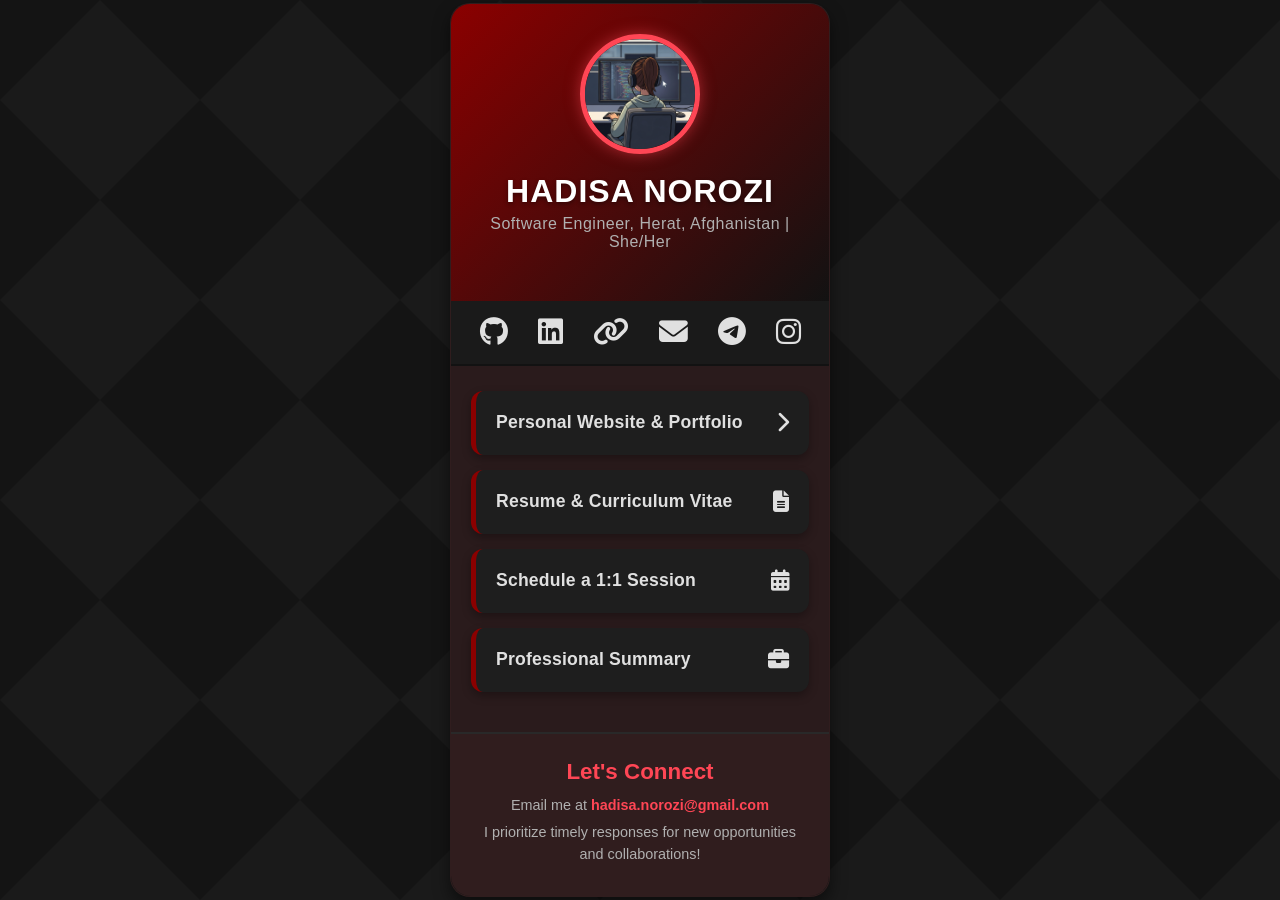
<file: index.html>
<!DOCTYPE html>
<html lang="en">
  <head>
    <meta charset="UTF-8" />
    <meta name="viewport" content="width=device-width, initial-scale=1.0" />
    <meta
      name="description"
      content="Professional profile of Hadisa Norozi, showcasing expertise, portfolio, and contact information."
    />
    <meta name="author" content="Hadisa Norozi" />
    <meta
      name="keywords"
      content="Hadisa Norozi, portfolio, professional profile, resume, contact, software engineer"
    />
    <title>Hadisa Norozi - Professional Profile</title>
    <link
      rel="stylesheet"
      href="https://cdnjs.cloudflare.com/ajax/libs/font-awesome/6.4.2/css/all.min.css"
      integrity="sha512-z3gLpd7yknf1YoNbCzqRKc4qyor8gaKU1qmn+CShxbuBusANI9QpRohGBreCFkKxLhei6S9CQXFEbbKuqLg0DA=="
      crossorigin="anonymous"
      referrerpolicy="no-referrer"
    />
    <style>
      /* --- Color Variables for Dark Theme --- */
      :root {
        --primary-dark: #121212; /* Deep Black Background */
        --secondary-dark: #181818; /* Card Background */
        --accent-red: #8b0000; /* Dark Maroon/Gaming Red */
        --accent-light: #ff4655; /* Valorant-style Bright Red/Accent */
        --text-light: #e0e0e0; /* Light text for dark background */
        --text-muted: #b0b0b0; /* Subtler text */
        --shadow: 0 8px 16px rgba(0, 0, 0, 0.5); /* Stronger shadow for contrast */
      }

      /* --- Base Styles --- */
      * {
        box-sizing: border-box;
        margin: 0;
        padding: 0;
      }

      body {
        font-family: "Roboto", sans-serif;
        display: flex;
        justify-content: center;
        align-items: center;
        min-height: 100vh;
        background: var(--background-dark); /* Dark background */
        /* Subtle dark gradient/texture */
        background-image: linear-gradient(
            rgba(0, 0, 0, 0.4),
            rgba(0, 0, 0, 0.4)
          ),
          url('data:image/svg+xml;utf8,<svg xmlns="http://www.w3.org/2000/svg" width="100" height="100" viewBox="0 0 100 100"><rect fill="%23212121" width="100" height="100"/><path fill="rgba(255,255,255,0.05)" d="M50 0 L100 50 L50 100 L0 50 Z"/></svg>');
        background-size: 200px 200px;
        overflow: auto;
        color: var(--text-light);
      }

      /* --- Background Animation Effects --- */

      @keyframes backgroundShine {
        0% {
          background-position: 0% 0%;
        }
        100% {
          background-position: 100% 100%;
        }
      }

      @keyframes backgroundPan {
        0% {
          background-size: 300% 300%;
        }
        50% {
          background-size: 250% 250%;
        }
        100% {
          background-size: 300% 300%;
        }
      }

      /* --- Main Card Container --- */
      .profile-card {
        background-color: var(--secondary-dark);
        width: 380px;
        max-width: 90%;
        border-radius: 20px;
        box-shadow: var(--shadow);
        overflow: hidden;
        text-align: center;
        border: 1px solid rgba(255, 70, 85, 0.1); /* Subtle red border */
        animation: fadeIn 0.8s ease-in-out;
        position: relative; /* For potential internal shining */
        z-index: 1; /* Ensure card is above background animations */
      }

      @keyframes fadeIn {
        from {
          opacity: 0;
          transform: translateY(20px);
        }
        to {
          opacity: 1;
          transform: translateY(0);
        }
      }

      /* --- Profile Header (Top Section) --- */
      .profile-header {
        background: linear-gradient(
          135deg,
          var(--accent-red) 0%,
          var(--primary-dark) 100%
        );
        padding: 30px 20px 50px;
        color: #fff;
        position: relative;
        transition: box-shadow 0.3s ease;
        overflow: hidden; /* For header specific shine effect */
      }

      .profile-header::after {
        content: "";
        position: absolute;
        top: 0;
        left: -100%;
        width: 50%;
        height: 100%;
        background: linear-gradient(
          90deg,
          transparent,
          rgba(255, 255, 255, 0.1),
          transparent
        );
        transform: skewX(-20deg);
        animation: headerShine 3s infinite ease-in-out 2s; /* Delayed shine */
        opacity: 0.6;
      }

      @keyframes headerShine {
        0%,
        70% {
          left: -100%;
        }
        80% {
          left: 100%;
        }
        100% {
          left: 100%;
        }
      }

      .profile-header img {
        width: 120px;
        height: 120px;
        border-radius: 50%;
        border: 5px solid var(--accent-light);
        object-fit: cover;
        box-shadow: 0 0 15px rgba(255, 70, 85, 0.5);
        transition: transform 0.3s ease;
      }

      .profile-header img:hover {
        transform: scale(1.05) rotate(3deg);
      }

      .profile-header h1 {
        margin: 15px 0 5px;
        font-size: 2em;
        font-weight: 900;
        text-transform: uppercase;
        letter-spacing: 1px;
        text-shadow: 0 2px 4px rgba(0, 0, 0, 0.4);
      }

      .profile-header p {
        margin: 0;
        font-size: 1em;
        color: var(--text-muted);
        font-weight: 300;
        letter-spacing: 0.5px;
      }

      /* --- Social Links (The strip below the header) --- */
      .social-links {
        display: flex;
        justify-content: center;
        gap: 30px;
        padding: 15px 20px;
        background-color: #1a1a1a;
        border-bottom: 2px solid var(--primary-dark);
        position: relative;
        z-index: 10;
      }

      .social-links a {
        color: var(--text-light);
        font-size: 1.8em;
        text-decoration: none;
        transition: color 0.3s ease, transform 0.3s ease;
      }

      .social-links a:hover {
        color: var(--accent-light);
        transform: translateY(-5px) scale(1.1);
        text-shadow: 0 0 8px var(--accent-light);
      }

      /* --- Link Buttons Section --- */
      .links-section {
        padding: 25px 20px;
        background: rgba(255, 70, 85, 0.08);
      }

      .link-item {
        display: flex;
        justify-content: space-between;
        align-items: center;
        padding: 18px 25px;
        margin-bottom: 15px;
        border-radius: 12px;
        text-decoration: none;
        color: var(--text-light);
        font-weight: 600;
        font-size: 1.1em;
        letter-spacing: 0.2px;
        opacity: 0;
        animation: slideIn 0.6s cubic-bezier(0.25, 0.46, 0.45, 0.94) forwards;
        animation-delay: calc(var(--order) * 0.1s);
        transition: background 0.3s ease, transform 0.3s ease,
          box-shadow 0.3s ease;
        position: relative; /* For internal shine effect */
        overflow: hidden; /* To contain the shine */

        background: #1e1e1e;
        padding: 20px;
        border-radius: 12px;
        box-shadow: 0 4px 10px rgba(0, 0, 0, 0.3);
        border-left: 5px solid var(--accent-red);
      }

      .link-item::before {
        content: "";
        position: absolute;
        top: 0;
        left: -75%;
        width: 50%;
        height: 100%;
        background: rgba(255, 255, 255, 0.15); /* Light streak */
        transform: skewX(-20deg);
        transition: left 0.5s ease;
        opacity: 0;
      }

      .link-item:hover::before {
        left: 125%;
        opacity: 1;
        transition: left 0.5s ease;
      }

      .link-item:hover {
        background: rgba(255, 70, 85, 0.5);
        transform: scale(1.02);
        box-shadow: 0 0 15px rgba(255, 70, 85, 0.3);
        border-color: var(--accent-light);
      }

      .link-item span:last-child {
        font-size: 1.2em;
        transition: transform 0.3s ease;
      }

      .link-item:hover span:last-child {
        transform: translateX(5px);
      }

      @keyframes slideIn {
        from {
          opacity: 0;
          transform: translateY(15px);
        }
        to {
          opacity: 1;
          transform: translateY(0);
        }
      }

      /* Specific link color overrides (subtler in dark mode) */
      .link-item.green {
        background: #1e1e1e;
        border-radius: 12px;
        box-shadow: 0 4px 10px rgba(0, 0, 0, 0.3);
        border-left: 5px solid var(--accent-red);
      }
      .link-item.green:hover {
        background: rgba(76, 175, 80, 0.2);
        box-shadow: 0 0 15px rgba(76, 175, 80, 0.3);
      }

      .link-item.red {
        background: #1e1e1e;
        border-radius: 12px;
        box-shadow: 0 4px 10px rgba(0, 0, 0, 0.3);
        border-left: 5px solid var(--accent-red);
      }
      .link-item.red:hover {
        background: rgba(30, 136, 229, 0.2);
        box-shadow: 0 0 15px rgba(30, 136, 229, 0.3);
      }

      /* --- Contact Footer Section --- */
      .get-in-touch {
        /* background-color: var(--primary-dark); */
        padding: 25px 20px;
        border-top: 2px solid #292929;
        border-radius: 0 0 20px 20px;
        animation: pulse 4s infinite alternate ease-in-out;
        position: relative; /* For pseudo-elements */
        overflow: hidden;
        background: rgba(255, 70, 85, 0.1);
      }

      /* Glass/Shine effect for footer */
      .get-in-touch::before {
        content: "";
        position: absolute;
        top: -50%;
        left: -50%;
        width: 200%;
        height: 200%;
        background: radial-gradient(
          circle,
          rgba(255, 70, 85, 0.1) 0%,
          transparent 40%
        );
        opacity: 0;
        animation: footerShine 6s infinite ease-in-out;
      }

      @keyframes footerShine {
        0% {
          transform: scale(0.5) rotate(0deg);
          opacity: 0;
        }
        50% {
          opacity: 0.2;
        }
        100% {
          transform: scale(1.5) rotate(360deg);
          opacity: 0;
        }
      }

      @keyframes pulse {
        0% {
          border-color: #292929;
        }
        100% {
          border-color: rgba(255, 70, 85, 0.5);
        }
      }

      .get-in-touch h3 {
        margin: 0 0 10px;
        font-size: 1.4em;
        color: var(--accent-light);
        font-weight: 700;
      }

      .get-in-touch p {
        margin: 6px 0;
        font-size: 0.9em;
        color: var(--text-muted);
        line-height: 1.5;
      }

      .get-in-touch a {
        color: var(--accent-light);
        text-decoration: none;
        font-weight: 600;
        transition: color 0.3s ease;
      }

      .get-in-touch a:hover {
        color: #fff;
        text-decoration: underline;
      }

      /* --- Media Queries for Responsiveness --- */
      @media (max-width: 400px) {
        .profile-card {
          border-radius: 10px;
        }

        .profile-header {
          padding: 25px 15px 40px;
        }

        .profile-header img {
          width: 100px;
          height: 100px;
        }

        .profile-header h1 {
          font-size: 1.8em;
        }

        .links-section {
          padding: 20px 15px;
        }

        .link-item {
          font-size: 1em;
          padding: 15px 20px;
        }
        .telegram-link {
          color: #0088cc;
          text-decoration: none;
          font-weight: bold;
        }

        .telegram-link:hover {
          color: #005580;
          text-decoration: underline;
        }
        
      }
    </style>
  </head>
  <body>
    <div class="profile-card">
      <div class="profile-header">
        <img src="me.png" alt="Profile Picture of Hadisa Norozi" />
        <h1>Hadisa Norozi</h1>
        <p>Software Engineer, Herat, Afghanistan | She/Her</p>
      </div>

      <div class="social-links">
        <a
          href="https://github.com/hadisa"
          target="_blank"
          aria-label="GitHub Profile"
          ><i class="fab fa-github"></i
        ></a>
        <a
          href="https://linkedin.com/in/hadisa-norozi"
          target="_blank"
          aria-label="LinkedIn Profile"
          ><i class="fab fa-linkedin"></i
        ></a>
        <a
          href="https://hadisa.vercel.app/"
          target="_blank"
          aria-label="Personal Website"
          ><i class="fas fa-link"></i
        ></a>
        <a
          href="mailto:hadisa.norozi@gmail.com"
          target="_blank"
          aria-label="Email Address"
          ><i class="fas fa-envelope"></i
        ></a>
        <a
          href="https://t.me/devdailydigest"
          class="telegram-icon"
          target="_blank"
          title="Follow Dev Daily Digest on Telegram"
        >
          <i class="fab fa-telegram"></i>
        </a>
        <a
        href="https://www.instagram.com/webdev_developer/"
        class="telegram-icon"
        target="_blank"
        title="Follow Dev Daily Digest on Telegram"
      >
        <i class="fab fa-instagram social-icon"></i>
      </a>
      </div>

      <div class="links-section">
        <a
          href="https://hadisa.vercel.app/"
          class="link-item"
          style="--order: 1"
        >
          <span>Personal Website & Portfolio</span>
          <span><i class="fas fa-chevron-right"></i></span>
        </a>
        <a
          href="https://drive.google.com/file/d/1Mlod4goW1B0IpBKRfaADFHyqO0M1FZPC/view"
          class="link-item green"
          style="--order: 2"
        >
          <span>Resume & Curriculum Vitae</span>
          <span><i class="fas fa-file-alt"></i></span>
        </a>
        <a
          href="https://cal.com/hadisa/"
          class="link-item red"
          style="--order: 3"
        >
          <span>Schedule a 1:1 Session</span>
          <span><i class="fas fa-calendar-alt"></i></span>
        </a>
        <a href="summary.html" class="link-item" style="--order: 4">
          <span>Professional Summary</span>
          <span><i class="fas fa-briefcase"></i></span>
        </a>
      </div>

      <div class="get-in-touch">
        <h3>Let's Connect</h3>
        <p>
          Email me at
          <a href="mailto:hadisa.norozi@gmail.com">hadisa.norozi@gmail.com</a>
        </p>
        <p>
          I prioritize timely responses for new opportunities and
          collaborations!
        </p>
      </div>
    </div>
  </body>
</html>
</file>
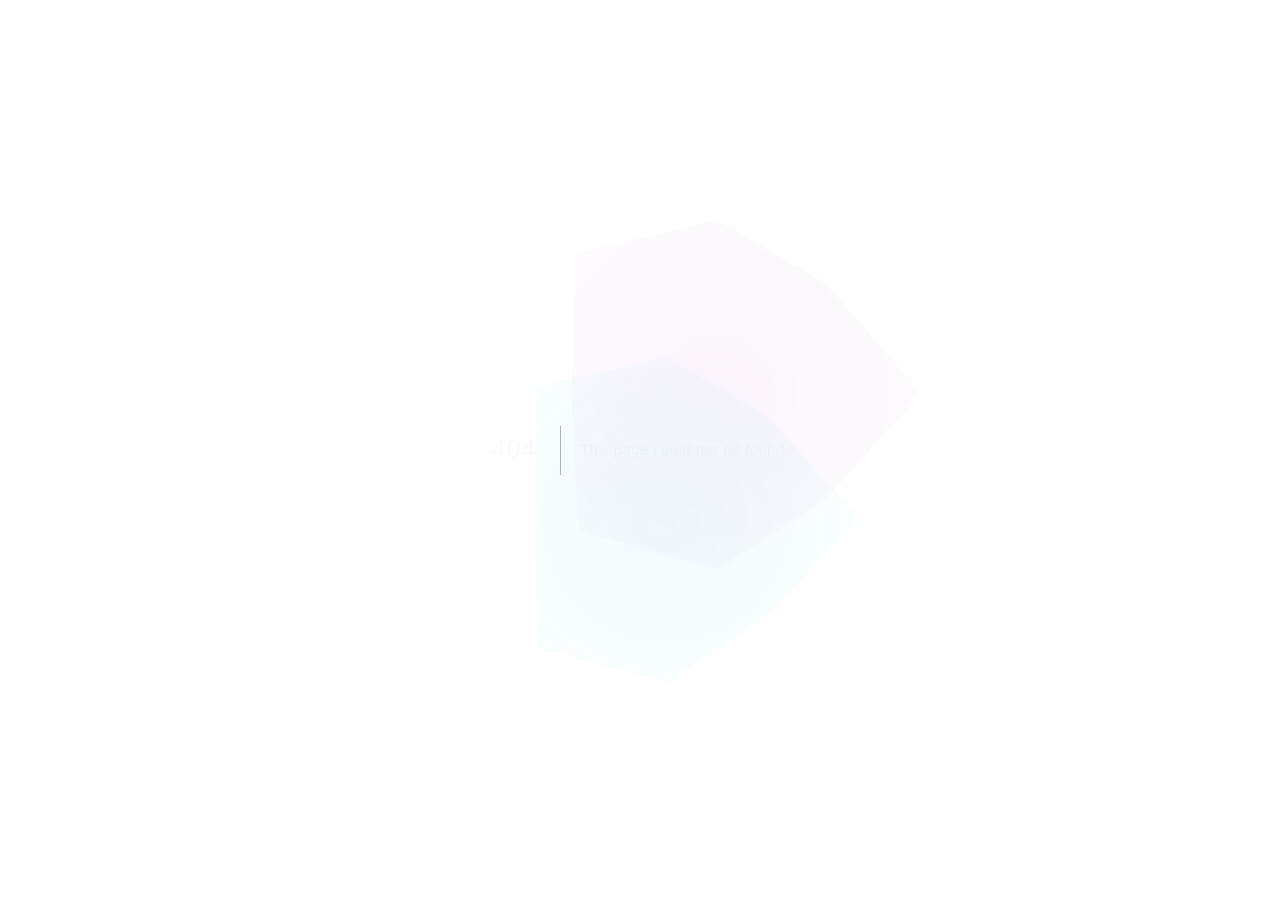
<file: 404/index.html>
<!DOCTYPE html><html lang="en"><head><meta charSet="utf-8"/><meta name="viewport" content="width=device-width, initial-scale=1"/><link rel="preload" href="/_next/static/media/e4af272ccee01ff0-s.p.woff2" as="font" crossorigin="" type="font/woff2"/><link rel="stylesheet" href="/_next/static/css/ae4b697151d402ef.css" data-precedence="next"/><link rel="stylesheet" href="/_next/static/css/931b179cff3131dc.css" data-precedence="next"/><link rel="preload" as="script" fetchPriority="low" href="/_next/static/chunks/webpack-2913fa3b74832b74.js"/><script src="/_next/static/chunks/4bd1b696-d26bddd7e801ac0a.js" async=""></script><script src="/_next/static/chunks/684-d9cc741d8e3e69e4.js" async=""></script><script src="/_next/static/chunks/main-app-fcac824e753991ff.js" async=""></script><script src="/_next/static/chunks/app/layout-67f1f1e71feb51cc.js" async=""></script><meta name="robots" content="noindex"/><meta name="next-size-adjust" content=""/><title>404: This page could not be found.</title><title>Hadisa Norozi - Personal Portfolio</title><meta name="description" content="Pioneering the Future of Digital Experiences"/><meta name="generator" content="v0.dev"/><script>
              // Remove bis_skin_checked attributes before React hydration
              (function() {
                if (typeof window !== 'undefined') {
                  // Run after DOM is fully loaded but before React hydration
                  const observer = new MutationObserver(function() {
                    document.querySelectorAll('[bis_skin_checked]').forEach(el => {
                      el.removeAttribute('bis_skin_checked');
                    });
                  });
                  
                  // Start observing the document with the configured parameters
                  observer.observe(document.documentElement, {
                    attributes: true,
                    childList: true,
                    subtree: true
                  });
                  
                  // Also run once on load
                  document.addEventListener('DOMContentLoaded', () => {
                    document.querySelectorAll('[bis_skin_checked]').forEach(el => {
                      el.removeAttribute('bis_skin_checked');
                    });
                  });
                }
              })();
            </script><script src="/_next/static/chunks/polyfills-42372ed130431b0a.js" noModule=""></script></head><body class="__className_e8ce0c min-h-screen text-foreground overflow-x-hidden relative transition-colors duration-500"><!--$--><canvas class="fixed inset-0 pointer-events-none z-0" style="mix-blend-mode:screen"></canvas><canvas class="fixed inset-0 pointer-events-none z-0" style="mix-blend-mode:multiply"></canvas><!--/$--><div style="font-family:system-ui,&quot;Segoe UI&quot;,Roboto,Helvetica,Arial,sans-serif,&quot;Apple Color Emoji&quot;,&quot;Segoe UI Emoji&quot;;height:100vh;text-align:center;display:flex;flex-direction:column;align-items:center;justify-content:center"><div><style>body{color:#000;background:#fff;margin:0}.next-error-h1{border-right:1px solid rgba(0,0,0,.3)}@media (prefers-color-scheme:dark){body{color:#fff;background:#000}.next-error-h1{border-right:1px solid rgba(255,255,255,.3)}}</style><h1 class="next-error-h1" style="display:inline-block;margin:0 20px 0 0;padding:0 23px 0 0;font-size:24px;font-weight:500;vertical-align:top;line-height:49px">404</h1><div style="display:inline-block"><h2 style="font-size:14px;font-weight:400;line-height:49px;margin:0">This page could not be found.</h2></div></div></div><script src="/_next/static/chunks/webpack-2913fa3b74832b74.js" async=""></script><script>(self.__next_f=self.__next_f||[]).push([0])</script><script>self.__next_f.push([1,"1:\"$Sreact.fragment\"\n3:I[9304,[\"177\",\"static/chunks/app/layout-67f1f1e71feb51cc.js\"],\"ThemeProvider\"]\n4:\"$Sreact.suspense\"\n5:I[8521,[\"177\",\"static/chunks/app/layout-67f1f1e71feb51cc.js\"],\"default\"]\n6:I[1386,[\"177\",\"static/chunks/app/layout-67f1f1e71feb51cc.js\"],\"default\"]\n7:I[7555,[],\"\"]\n8:I[1295,[],\"\"]\n9:I[9665,[],\"OutletBoundary\"]\nc:I[9665,[],\"ViewportBoundary\"]\ne:I[9665,[],\"MetadataBoundary\"]\n10:I[6614,[],\"\"]\n:HL[\"/_next/static/media/e4af272ccee01ff0-s.p.woff2\",\"font\",{\"crossOrigin\":\"\",\"type\":\"font/woff2\"}]\n:HL[\"/_next/static/css/ae4b697151d402ef.css\",\"style\"]\n:HL[\"/_next/static/css/931b179cff3131dc.css\",\"style\"]\n2:T48e,\n              // Remove bis_skin_checked attributes before React hydration\n              (function() {\n                if (typeof window !== 'undefined') {\n                  // Run after DOM is fully loaded but before React hydration\n                  const observer = new MutationObserver(function() {\n                    document.querySelectorAll('[bis_skin_checked]').forEach(el =\u003e {\n                      el.removeAttribute('bis_skin_checked');\n                    });\n                  });\n                  \n                  // Start observing the document with the configured parameters\n                  observer.observe(document.documentElement, {\n                    attributes: true,\n                    childList: true,\n                    subtree: true\n                  });\n                  \n                  // Also run once on load\n                  document.addEventListener('DOMContentLoaded', () =\u003e {\n                    document.querySelectorAll('[bis_skin_checked]').forEach(el =\u003e {\n                      el.removeAttribute('bis_skin_checked');\n                    });\n                  });\n                }\n              })();\n            "])</script><script>self.__next_f.push([1,"0:{\"P\":null,\"b\":\"build\",\"p\":\"\",\"c\":[\"\",\"_not-found\",\"\"],\"i\":false,\"f\":[[[\"\",{\"children\":[\"/_not-found\",{\"children\":[\"__PAGE__\",{}]}]},\"$undefined\",\"$undefined\",true],[\"\",[\"$\",\"$1\",\"c\",{\"children\":[[[\"$\",\"link\",\"0\",{\"rel\":\"stylesheet\",\"href\":\"/_next/static/css/ae4b697151d402ef.css\",\"precedence\":\"next\",\"crossOrigin\":\"$undefined\",\"nonce\":\"$undefined\"}],[\"$\",\"link\",\"1\",{\"rel\":\"stylesheet\",\"href\":\"/_next/static/css/931b179cff3131dc.css\",\"precedence\":\"next\",\"crossOrigin\":\"$undefined\",\"nonce\":\"$undefined\"}]],[\"$\",\"html\",null,{\"lang\":\"en\",\"suppressHydrationWarning\":true,\"children\":[[\"$\",\"head\",null,{\"children\":[\"$\",\"script\",null,{\"dangerouslySetInnerHTML\":{\"__html\":\"$2\"}}]}],[\"$\",\"body\",null,{\"className\":\"__className_e8ce0c min-h-screen text-foreground overflow-x-hidden relative transition-colors duration-500\",\"children\":[\"$\",\"$L3\",null,{\"defaultTheme\":\"dark\",\"children\":[[\"$\",\"$4\",null,{\"fallback\":null,\"children\":[[\"$\",\"$L5\",null,{}],[\"$\",\"$L6\",null,{}]]}],[\"$\",\"$L7\",null,{\"parallelRouterKey\":\"children\",\"error\":\"$undefined\",\"errorStyles\":\"$undefined\",\"errorScripts\":\"$undefined\",\"template\":[\"$\",\"$L8\",null,{}],\"templateStyles\":\"$undefined\",\"templateScripts\":\"$undefined\",\"notFound\":[[[\"$\",\"title\",null,{\"children\":\"404: This page could not be found.\"}],[\"$\",\"div\",null,{\"style\":{\"fontFamily\":\"system-ui,\\\"Segoe UI\\\",Roboto,Helvetica,Arial,sans-serif,\\\"Apple Color Emoji\\\",\\\"Segoe UI Emoji\\\"\",\"height\":\"100vh\",\"textAlign\":\"center\",\"display\":\"flex\",\"flexDirection\":\"column\",\"alignItems\":\"center\",\"justifyContent\":\"center\"},\"children\":[\"$\",\"div\",null,{\"children\":[[\"$\",\"style\",null,{\"dangerouslySetInnerHTML\":{\"__html\":\"body{color:#000;background:#fff;margin:0}.next-error-h1{border-right:1px solid rgba(0,0,0,.3)}@media (prefers-color-scheme:dark){body{color:#fff;background:#000}.next-error-h1{border-right:1px solid rgba(255,255,255,.3)}}\"}}],[\"$\",\"h1\",null,{\"className\":\"next-error-h1\",\"style\":{\"display\":\"inline-block\",\"margin\":\"0 20px 0 0\",\"padding\":\"0 23px 0 0\",\"fontSize\":24,\"fontWeight\":500,\"verticalAlign\":\"top\",\"lineHeight\":\"49px\"},\"children\":404}],[\"$\",\"div\",null,{\"style\":{\"display\":\"inline-block\"},\"children\":[\"$\",\"h2\",null,{\"style\":{\"fontSize\":14,\"fontWeight\":400,\"lineHeight\":\"49px\",\"margin\":0},\"children\":\"This page could not be found.\"}]}]]}]}]],[]],\"forbidden\":\"$undefined\",\"unauthorized\":\"$undefined\"}]]}]}]]}]]}],{\"children\":[\"/_not-found\",[\"$\",\"$1\",\"c\",{\"children\":[null,[\"$\",\"$L7\",null,{\"parallelRouterKey\":\"children\",\"error\":\"$undefined\",\"errorStyles\":\"$undefined\",\"errorScripts\":\"$undefined\",\"template\":[\"$\",\"$L8\",null,{}],\"templateStyles\":\"$undefined\",\"templateScripts\":\"$undefined\",\"notFound\":\"$undefined\",\"forbidden\":\"$undefined\",\"unauthorized\":\"$undefined\"}]]}],{\"children\":[\"__PAGE__\",[\"$\",\"$1\",\"c\",{\"children\":[[[\"$\",\"title\",null,{\"children\":\"404: This page could not be found.\"}],[\"$\",\"div\",null,{\"style\":\"$0:f:0:1:1:props:children:1:props:children:1:props:children:props:children:1:props:notFound:0:1:props:style\",\"children\":[\"$\",\"div\",null,{\"children\":[[\"$\",\"style\",null,{\"dangerouslySetInnerHTML\":{\"__html\":\"body{color:#000;background:#fff;margin:0}.next-error-h1{border-right:1px solid rgba(0,0,0,.3)}@media (prefers-color-scheme:dark){body{color:#fff;background:#000}.next-error-h1{border-right:1px solid rgba(255,255,255,.3)}}\"}}],[\"$\",\"h1\",null,{\"className\":\"next-error-h1\",\"style\":\"$0:f:0:1:1:props:children:1:props:children:1:props:children:props:children:1:props:notFound:0:1:props:children:props:children:1:props:style\",\"children\":404}],[\"$\",\"div\",null,{\"style\":\"$0:f:0:1:1:props:children:1:props:children:1:props:children:props:children:1:props:notFound:0:1:props:children:props:children:2:props:style\",\"children\":[\"$\",\"h2\",null,{\"style\":\"$0:f:0:1:1:props:children:1:props:children:1:props:children:props:children:1:props:notFound:0:1:props:children:props:children:2:props:children:props:style\",\"children\":\"This page could not be found.\"}]}]]}]}]],\"$undefined\",null,[\"$\",\"$L9\",null,{\"children\":[\"$La\",\"$Lb\",null]}]]}],{},null,false]},null,false]},null,false],[\"$\",\"$1\",\"h\",{\"children\":[[\"$\",\"meta\",null,{\"name\":\"robots\",\"content\":\"noindex\"}],[\"$\",\"$1\",\"ZKUGwRxnnpHggMytPOIml\",{\"children\":[[\"$\",\"$Lc\",null,{\"children\":\"$Ld\"}],[\"$\",\"meta\",null,{\"name\":\"next-size-adjust\",\"content\":\"\"}]]}],[\"$\",\"$Le\",null,{\"children\":\"$Lf\"}]]}],false]],\"m\":\"$undefined\",\"G\":[\"$10\",\"$undefined\"],\"s\":false,\"S\":true}\n"])</script><script>self.__next_f.push([1,"d:[[\"$\",\"meta\",\"0\",{\"charSet\":\"utf-8\"}],[\"$\",\"meta\",\"1\",{\"name\":\"viewport\",\"content\":\"width=device-width, initial-scale=1\"}]]\na:null\n"])</script><script>self.__next_f.push([1,"b:null\nf:[[\"$\",\"title\",\"0\",{\"children\":\"Hadisa Norozi - Personal Portfolio\"}],[\"$\",\"meta\",\"1\",{\"name\":\"description\",\"content\":\"Pioneering the Future of Digital Experiences\"}],[\"$\",\"meta\",\"2\",{\"name\":\"generator\",\"content\":\"v0.dev\"}]]\n"])</script></body></html>
</file>
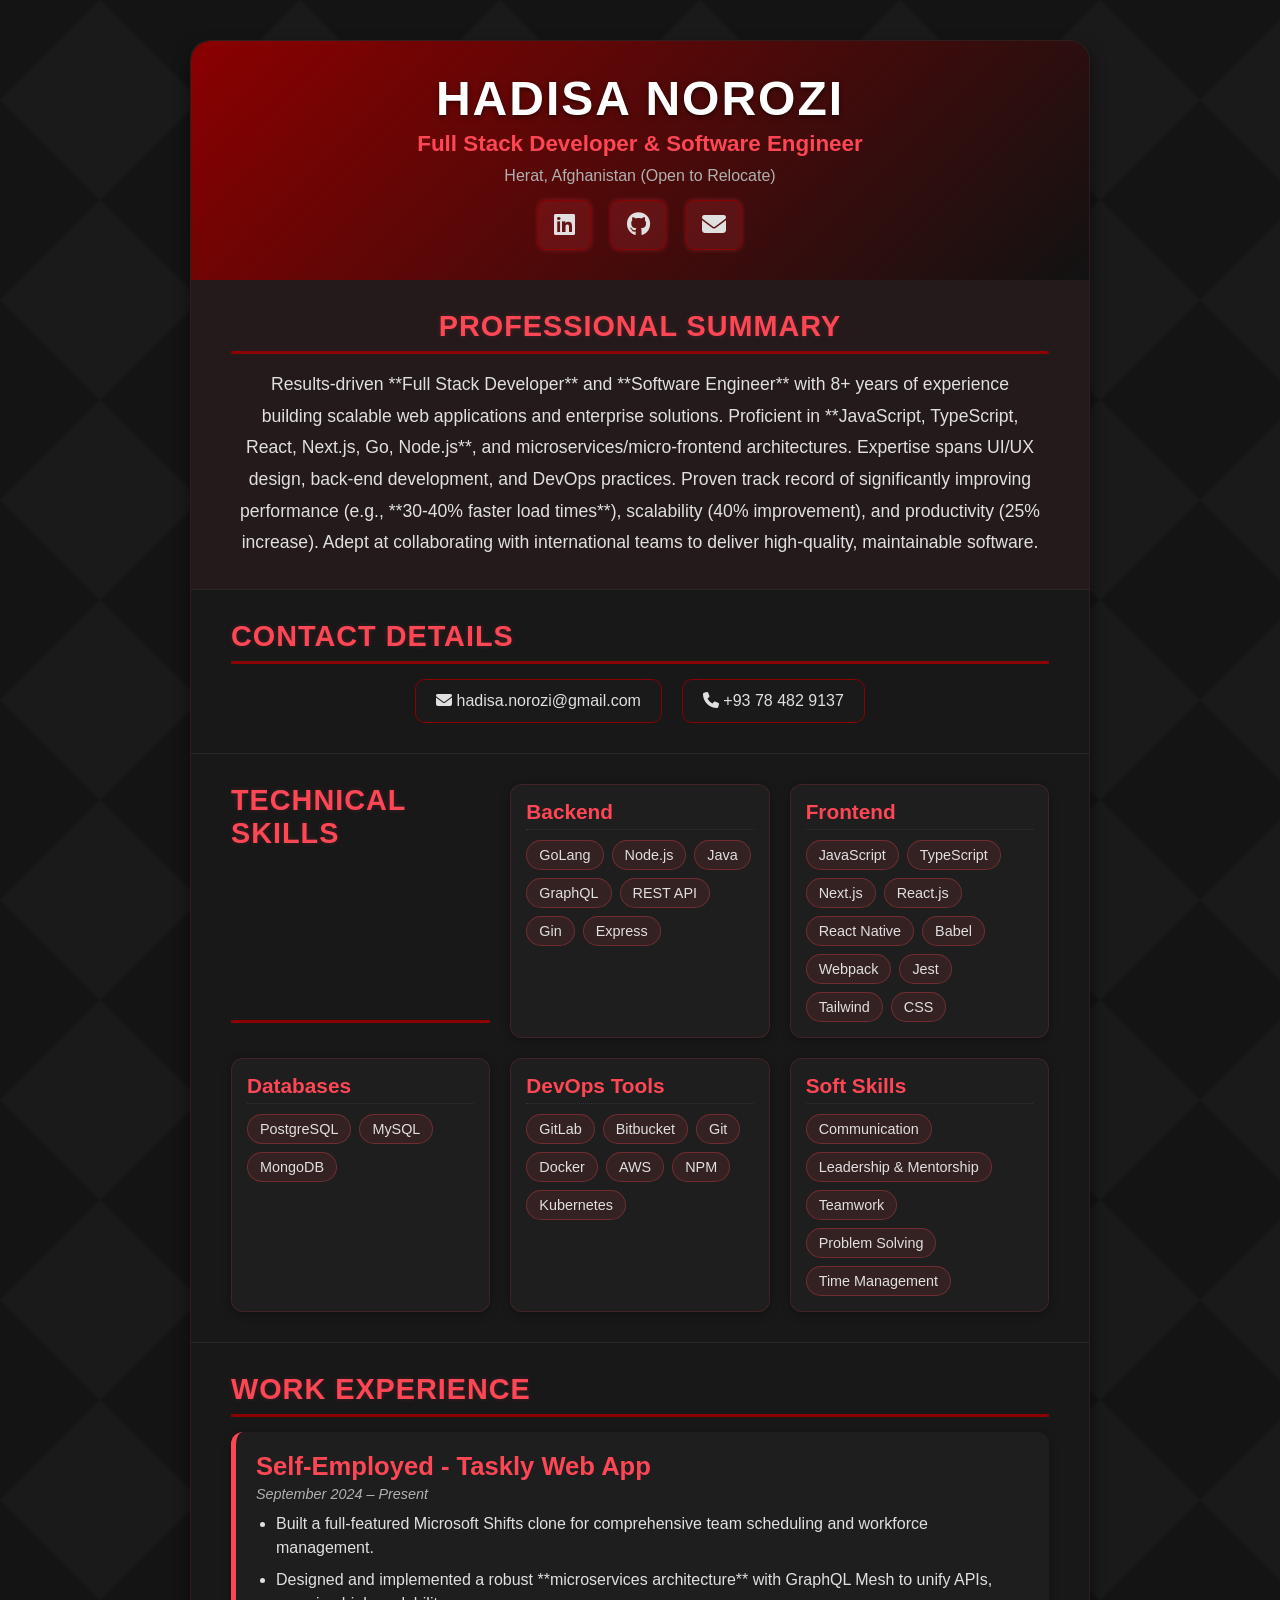
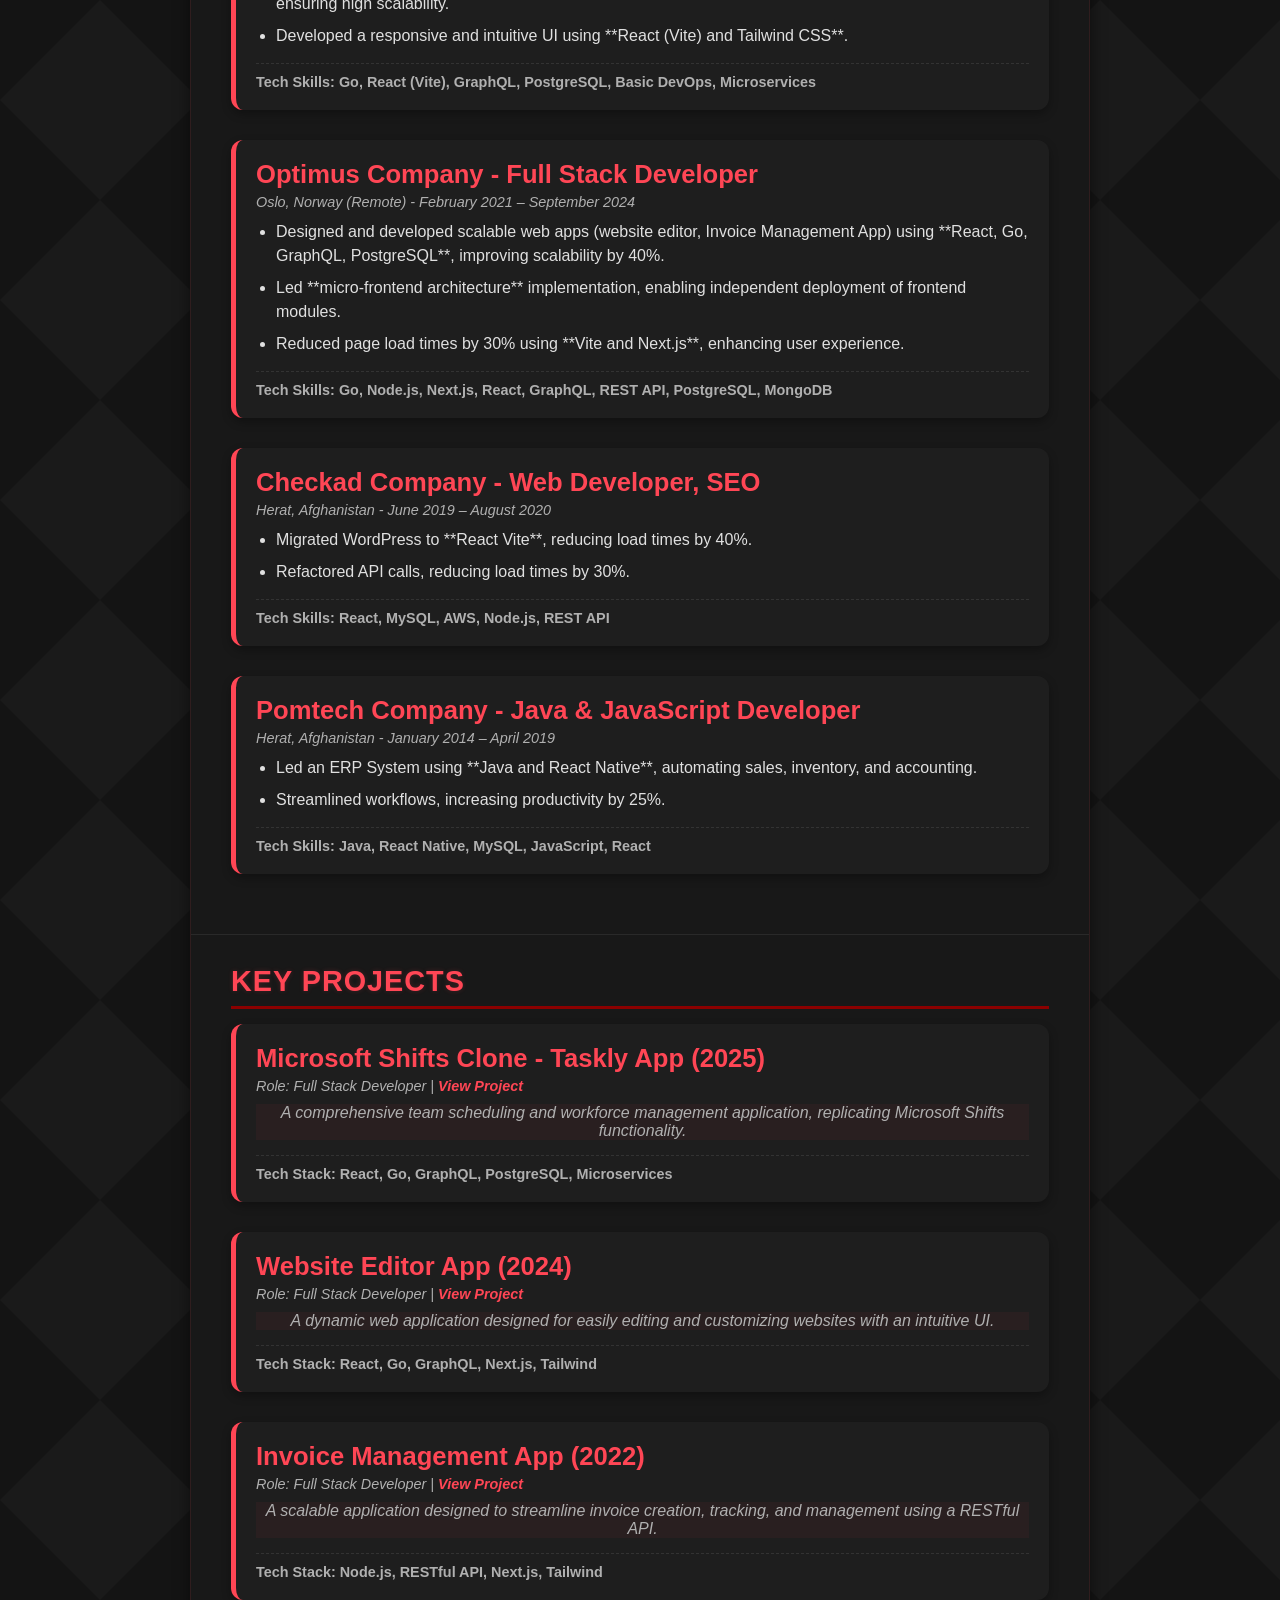
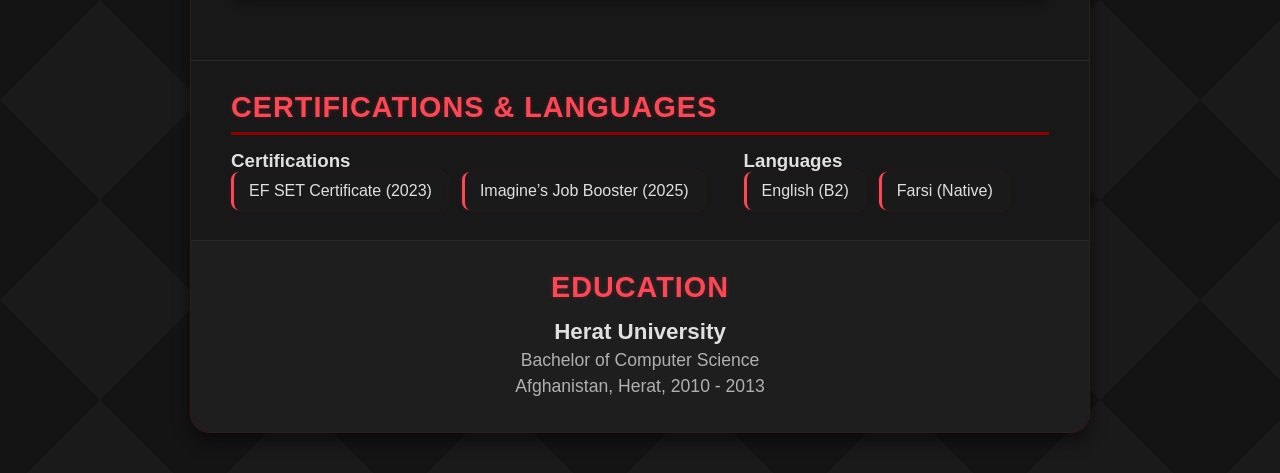
<file: summary.html>
<!DOCTYPE html>
<html lang="en">
  <head>
    <meta charset="UTF-8" />
    <meta name="viewport" content="width=device-width, initial-scale=1.0" />
    <meta
      name="description"
      content="Professional profile and resume summary of Hadisa Norozi, Full Stack Developer."
    />
    <meta name="author" content="Hadisa Norozi" />
    <meta
      name="keywords"
      content="Hadisa Norozi, Full Stack Developer, Go, React, Next.js, GraphQL, resume"
    />
    <title>Hadisa Norozi - Full Stack Developer Profile</title>
    <link
      rel="stylesheet"
      href="https://cdnjs.cloudflare.com/ajax/libs/font-awesome/6.4.2/css/all.min.css"
      integrity="sha512-z3gLpd7yknf1YoNbCzqRKc4qyor8gaKU1qmn+CShxbuBusANI9QpRohGBreCFkKxLhei6S9CQXFEbbKuqLg0DA=="
      crossorigin="anonymous"
      referrerpolicy="no-referrer"
    />
    <style>
      /* --- Color Variables for Dark Theme --- */
      :root {
        --primary-dark: #121212; /* Deep Black Background */
        --secondary-dark: #181818; /* Card Background */
        --accent-red: #8b0000; /* Dark Maroon/Gaming Red */
        --accent-light: #ff4655; /* Valorant-style Bright Red/Accent */
        --text-light: #e0e0e0; /* Light text for dark background */
        --text-muted: #b0b0b0; /* Subtler text */
        --shadow: 0 8px 16px rgba(0, 0, 0, 0.5); /* Stronger shadow for contrast */
      }

      /* --- Base Styles --- */
      * {
        box-sizing: border-box;
        margin: 0;
        padding: 0;
      }

      body {
        font-family: "Roboto", sans-serif;
        display: flex;
        justify-content: center;
        align-items: flex-start; /* Align to top for longer content */
        min-height: 100vh;
        background: var(--primary-dark);
        background-image: linear-gradient(
            rgba(0, 0, 0, 0.4),
            rgba(0, 0, 0, 0.4)
          ),
          url('data:image/svg+xml;utf8,<svg xmlns="http://www.w3.org/2000/svg" width="100" height="100" viewBox="0 0 100 100"><rect fill="%23212121" width="100" height="100"/><path fill="rgba(255,255,255,0.05)" d="M50 0 L100 50 L50 100 L0 50 Z"/></svg>');
        background-size: 200px 200px;
        overflow-x: hidden;
        color: var(--text-light);
        padding: 40px 20px;
      }

      /* --- Main Container (Replaces profile-card, now for resume style) --- */
      .container {
        background-color: var(--secondary-dark);
        width: 100%;
        max-width: 900px; /* Wider for resume content */
        border-radius: 20px;
        box-shadow: var(--shadow);
        text-align: left;
        border: 1px solid rgba(255, 70, 85, 0.1);
        animation: fadeIn 0.8s ease-in-out;
        position: relative;
        z-index: 1;
        overflow: hidden;
      }

      @keyframes fadeIn {
        from {
          opacity: 0;
          transform: translateY(20px);
        }
        to {
          opacity: 1;
          transform: translateY(0);
        }
      }

      /* --- Header Section --- */
      header {
        background: linear-gradient(
          135deg,
          var(--accent-red) 0%,
          var(--primary-dark) 100%
        );
        padding: 30px 40px;
        color: #fff;
        position: relative;
        overflow: hidden;
        border-radius: 20px 20px 0 0;
        text-align: center;
      }

      header::after {
        content: "";
        position: absolute;
        top: 0;
        left: -100%;
        width: 50%;
        height: 100%;
        background: linear-gradient(
          90deg,
          transparent,
          rgba(255, 255, 255, 0.1),
          transparent
        );
        transform: skewX(-20deg);
        animation: headerShine 3s infinite ease-in-out 2s;
        opacity: 0.6;
      }

      @keyframes headerShine {
        0%,
        70% {
          left: -100%;
        }
        80% {
          left: 100%;
        }
        100% {
          left: 100%;
        }
      }

      header h1 {
        margin: 0;
        font-size: 3em;
        font-weight: 900;
        text-transform: uppercase;
        letter-spacing: 2px;
        text-shadow: 0 2px 5px rgba(0, 0, 0, 0.5);
      }

      header p.title {
        font-size: 1.4em;
        color: var(--accent-light);
        margin: 5px 0 10px;
        font-weight: 700;
      }

      header p.location {
        font-size: 1em;
        margin: 5px 0 15px;
        color: var(--text-muted);
        font-weight: 300;
      }

      .socials {
        display: flex;
        justify-content: center;
        gap: 20px;
        margin-top: 10px;
      }

      .socials a {
        color: var(--text-light);
        font-size: 1.5em;
        text-decoration: none;
        background: rgba(255, 70, 85, 0.15);
        border: 1px solid var(--accent-red);
        padding: 10px 15px;
        border-radius: 8px;
        transition: background 0.3s, transform 0.3s, color 0.3s;
        box-shadow: 0 0 5px rgba(255, 70, 85, 0.3);
      }

      .socials a:hover {
        background: var(--accent-light);
        color: var(--primary-dark);
        transform: translateY(-3px) scale(1.05);
        box-shadow: 0 0 15px var(--accent-light);
      }

      /* --- Main Content Sections --- */
      section {
        padding: 30px 40px;
        border-bottom: 1px solid #292929; /* Darker separator */
        position: relative;
      }

      section:last-child {
        border-bottom: none;
        border-radius: 0 0 20px 20px;
      }

      h2 {
        font-size: 1.8em;
        color: var(--accent-light);
        margin-bottom: 15px;
        border-bottom: 3px solid var(--accent-red);
        padding-bottom: 8px;
        text-transform: uppercase;
        letter-spacing: 1px;
        font-weight: 700;
        text-shadow: 0 0 5px rgba(255, 70, 85, 0.2);
      }

      /* --- Summary Section --- */
      .summary {
        text-align: center;
        background: rgba(255, 70, 85, 0.05);
      }
      .summary p {
        max-width: 800px;
        margin: 0 auto;
        font-size: 1.1em;
        color: var(--text-light);
        line-height: 1.8;
      }

      /* --- Contact Details --- */
      .contact ul {
        list-style: none;
        padding: 0;
        display: flex;
        flex-wrap: wrap;
        justify-content: center;
        gap: 20px;
      }

      .contact li {
        background: #1a1a1a;
        padding: 12px 20px;
        border-radius: 10px;
        color: var(--text-light);
        font-weight: 500;
        border: 1px solid var(--accent-red);
        transition: background 0.3s, transform 0.3s;
      }

      .contact li:hover {
        transform: translateY(-3px);
        background: #252525;
        box-shadow: 0 0 10px var(--accent-light);
      }

      /* --- Job/Project Items Styling --- */
      .job,
      .project {
        margin-bottom: 30px;
        background: #1e1e1e;
        padding: 20px;
        border-radius: 12px;
        box-shadow: 0 4px 10px rgba(0, 0, 0, 0.3);
        border-left: 5px solid var(--accent-light);
        transition: box-shadow 0.3s, transform 0.3s;
        position: relative;
      }

      .job:hover,
      .project:hover {
        box-shadow: 0 8px 20px rgba(255, 70, 85, 0.2);
        transform: translateY(-2px);
      }

      .job h3,
      .project h3 {
        font-size: 1.6em;
        color: var(--accent-light);
        margin: 0 0 5px;
        font-weight: 700;
      }

      .job p.date,
      .project p.role {
        font-style: italic;
        color: var(--text-muted);
        margin: 0 0 10px;
        font-size: 0.9em;
      }

      .job ul,
      .project ul {
        padding-left: 20px;
        margin: 10px 0;
        list-style: disc;
        color: var(--text-muted);
      }

      .job li,
      .project li {
        margin-bottom: 8px;
        color: var(--text-light);
        line-height: 1.5;
      }

      .job p:last-child,
      .project p:last-child {
        font-weight: 600;
        color: var(--text-muted);
        margin-top: 15px;
        border-top: 1px dashed #333;
        padding-top: 10px;
        font-size: 0.9em;
      }

      .project p.summary {
        font-style: italic;
        color: var(--text-muted);
      }

      /* --- Skills Section --- */
      .skills {
        display: grid;
        grid-template-columns: repeat(auto-fit, minmax(200px, 1fr));
        gap: 20px;
      }

      .skill-category {
        background: #1e1e1e;
        padding: 15px;
        border-radius: 12px;
        box-shadow: 0 2px 10px rgba(0, 0, 0, 0.3);
        border: 1px solid rgba(255, 70, 85, 0.15);
      }

      .skill-category h3 {
        font-size: 1.3em;
        color: var(--accent-light);
        margin-bottom: 10px;
        border-bottom: 1px dotted #333;
        padding-bottom: 5px;
      }

      .skill-category ul {
        list-style: none;
        padding: 0;
        display: flex;
        flex-wrap: wrap;
        gap: 8px;
      }

      .skill-category li {
        background: rgba(255, 70, 85, 0.1);
        color: var(--text-light);
        margin: 0;
        padding: 6px 12px;
        border-radius: 20px;
        text-align: center;
        font-size: 0.9em;
        font-weight: 500;
        border: 1px solid rgba(255, 70, 85, 0.3);
        transition: background 0.2s;
      }

      .skill-category li:hover {
        background: rgba(255, 70, 85, 0.3);
      }

      /* --- Soft Skills, Certs, Languages, Education --- */
      .soft-skills ul,
      .certifications ul,
      .languages ul {
        list-style: none;
        padding: 0;
        display: flex;
        flex-wrap: wrap;
        gap: 15px;
      }

      .soft-skills li,
      .certifications li,
      .languages li {
        background: #1a1a1a;
        padding: 10px 15px;
        border-radius: 8px;
        font-weight: 500;
        border-left: 3px solid var(--accent-light);
        box-shadow: 0 0 5px rgba(255, 70, 85, 0.1);
      }

      .education {
        text-align: center;
        padding: 30px 40px;
        background: #1e1e1e;
        border-radius: 0 0 20px 20px;
      }

      .education h2 {
        border-bottom: none;
        padding-bottom: 0;
      }

      .education p {
        margin: 5px 0;
        color: var(--text-muted);
        font-size: 1.1em;
      }

      .education p:first-of-type {
        font-size: 1.4em;
        font-weight: 700;
        color: var(--text-light);
        margin-top: 15px;
      }

      /* --- Links/Anchor Tags --- */
      a {
        color: var(--accent-light);
        text-decoration: none;
        font-weight: 600;
        transition: color 0.3s, text-shadow 0.3s;
      }

      a:hover {
        color: #fff;
        text-decoration: underline;
        text-shadow: 0 0 8px var(--accent-light);
      }

      /* --- Media Queries --- */
      @media (max-width: 768px) {
        .container {
          margin: 20px auto;
        }
        header {
          padding: 30px 20px;
        }
        header h1 {
          font-size: 2.5em;
        }
        section {
          padding: 25px 20px;
        }
        .skills {
          grid-template-columns: 1fr;
        }
        .contact ul {
          flex-direction: column;
        }
      }

      @media (max-width: 480px) {
        header h1 {
          font-size: 2em;
        }
        header p.title {
          font-size: 1.2em;
        }
        .socials {
          gap: 10px;
        }
      }
    </style>
  </head>
  <body>
    <div class="container">
      <header>
        <h1>Hadisa Norozi</h1>
        <p class="title">Full Stack Developer & Software Engineer</p>
        <p class="location">Herat, Afghanistan (Open to Relocate)</p>
        <div class="socials">
          <a
            href="https://www.linkedin.com/in/hadisa-norozi"
            target="_blank"
            aria-label="LinkedIn Profile"
            ><i class="fab fa-linkedin"></i
          ></a>
          <a
            href="https://github.com/hadisa-norozi"
            target="_blank"
            aria-label="GitHub Profile"
            ><i class="fab fa-github"></i
          ></a>
          <a
            href="mailto:hadisa.norozi@gmail.com"
            target="_blank"
            aria-label="Email Address"
            ><i class="fas fa-envelope"></i
          ></a>
        </div>
      </header>

      <section class="summary">
        <h2>Professional Summary</h2>
        <p>
          Results-driven **Full Stack Developer** and **Software Engineer** with
          8+ years of experience building scalable web applications and
          enterprise solutions. Proficient in **JavaScript, TypeScript, React,
          Next.js, Go, Node.js**, and microservices/micro-frontend
          architectures. Expertise spans UI/UX design, back-end development, and
          DevOps practices. Proven track record of significantly improving
          performance (e.g., **30-40% faster load times**), scalability (40%
          improvement), and productivity (25% increase). Adept at collaborating
          with international teams to deliver high-quality, maintainable
          software.
        </p>
      </section>

      <section class="contact">
        <h2>Contact Details</h2>
        <ul>
          <li><i class="fas fa-envelope"></i> hadisa.norozi@gmail.com</li>
          <li><i class="fas fa-phone"></i> +93 78 482 9137</li>
        </ul>
      </section>

      <section class="skills">
        <h2>Technical Skills</h2>
        <div class="skill-category">
          <h3>Backend</h3>
          <ul>
            <li>GoLang</li>
            <li>Node.js</li>
            <li>Java</li>
            <li>GraphQL</li>
            <li>REST API</li>
            <li>Gin</li>
            <li>Express</li>
          </ul>
        </div>
        <div class="skill-category">
          <h3>Frontend</h3>
          <ul>
            <li>JavaScript</li>
            <li>TypeScript</li>
            <li>Next.js</li>
            <li>React.js</li>
            <li>React Native</li>
            <li>Babel</li>
            <li>Webpack</li>
            <li>Jest</li>
            <li>Tailwind</li>
            <li>CSS</li>
          </ul>
        </div>
        <div class="skill-category">
          <h3>Databases</h3>
          <ul>
            <li>PostgreSQL</li>
            <li>MySQL</li>
            <li>MongoDB</li>
          </ul>
        </div>
        <div class="skill-category">
          <h3>DevOps Tools</h3>
          <ul>
            <li>GitLab</li>
            <li>Bitbucket</li>
            <li>Git</li>
            <li>Docker</li>
            <li>AWS</li>
            <li>NPM</li>
            <li>Kubernetes</li>
          </ul>
        </div>
        <div class="skill-category">
          <h3>Soft Skills</h3>
          <ul>
            <li>Communication</li>
            <li>Leadership & Mentorship</li>
            <li>Teamwork</li>
            <li>Problem Solving</li>
            <li>Time Management</li>
          </ul>
        </div>
      </section>

      <section class="experience">
        <h2>Work Experience</h2>
        <div class="job">
          <h3>Self-Employed - Taskly Web App</h3>
          <p class="date">September 2024 – Present</p>
          <ul>
            <li>
              Built a full-featured Microsoft Shifts clone for comprehensive
              team scheduling and workforce management.
            </li>
            <li>
              Designed and implemented a robust **microservices architecture**
              with GraphQL Mesh to unify APIs, ensuring high scalability.
            </li>
            <li>
              Developed a responsive and intuitive UI using **React (Vite) and
              Tailwind CSS**.
            </li>
          </ul>
          <p>
            Tech Skills: Go, React (Vite), GraphQL, PostgreSQL, Basic DevOps,
            Microservices
          </p>
        </div>
        <div class="job">
          <h3>Optimus Company - Full Stack Developer</h3>
          <p class="date">
            Oslo, Norway (Remote) - February 2021 – September 2024
          </p>
          <ul>
            <li>
              Designed and developed scalable web apps (website editor, Invoice
              Management App) using **React, Go, GraphQL, PostgreSQL**,
              improving scalability by 40%.
            </li>
            <li>
              Led **micro-frontend architecture** implementation, enabling
              independent deployment of frontend modules.
            </li>
            <li>
              Reduced page load times by 30% using **Vite and Next.js**,
              enhancing user experience.
            </li>
          </ul>
          <p>
            Tech Skills: Go, Node.js, Next.js, React, GraphQL, REST API,
            PostgreSQL, MongoDB
          </p>
        </div>
        <div class="job">
          <h3>Checkad Company - Web Developer, SEO</h3>
          <p class="date">Herat, Afghanistan - June 2019 – August 2020</p>
          <ul>
            <li>
              Migrated WordPress to **React Vite**, reducing load times by 40%.
            </li>
            <li>Refactored API calls, reducing load times by 30%.</li>
          </ul>
          <p>Tech Skills: React, MySQL, AWS, Node.js, REST API</p>
        </div>
        <div class="job">
          <h3>Pomtech Company - Java & JavaScript Developer</h3>
          <p class="date">Herat, Afghanistan - January 2014 – April 2019</p>
          <ul>
            <li>
              Led an ERP System using **Java and React Native**, automating
              sales, inventory, and accounting.
            </li>
            <li>Streamlined workflows, increasing productivity by 25%.</li>
          </ul>
          <p>Tech Skills: Java, React Native, MySQL, JavaScript, React</p>
        </div>
      </section>

      <section class="projects">
        <h2>Key Projects</h2>
        <div class="project">
          <h3>Microsoft Shifts Clone - Taskly App (2025)</h3>
          <p class="role">
            Role: Full Stack Developer |
            <a href="https://tasklysite.vercel.app/" target="_blank"
              >View Project</a
            >
          </p>
          <p class="summary">
            A comprehensive team scheduling and workforce management
            application, replicating Microsoft Shifts functionality.
          </p>
          <p>Tech Stack: React, Go, GraphQL, PostgreSQL, Microservices</p>
        </div>
        <div class="project">
          <h3>Website Editor App (2024)</h3>
          <p class="role">
            Role: Full Stack Developer |
            <a
              href="https://friendlysquadwebsite5.vercel.app/en/"
              target="_blank"
              >View Project</a
            >
          </p>
          <p class="summary">
            A dynamic web application designed for easily editing and
            customizing websites with an intuitive UI.
          </p>
          <p>Tech Stack: React, Go, GraphQL, Next.js, Tailwind</p>
        </div>
        <div class="project">
          <h3>Invoice Management App (2022)</h3>
          <p class="role">
            Role: Full Stack Developer |
            <a
              href="https://invoice-managment-seven.vercel.app/"
              target="_blank"
              >View Project</a
            >
          </p>
          <p class="summary">
            A scalable application designed to streamline invoice creation,
            tracking, and management using a RESTful API.
          </p>
          <p>Tech Stack: Node.js, RESTful API, Next.js, Tailwind</p>
        </div>
      </section>

      <section class="certifications">
        <h2>Certifications & Languages</h2>
        <div class="flex-group" style="display: flex; gap: 40px">
          <div>
            <h3>Certifications</h3>
            <ul>
              <li>EF SET Certificate (2023)</li>
              <li>Imagine’s Job Booster (2025)</li>
            </ul>
          </div>
          <div>
            <h3>Languages</h3>
            <ul>
              <li>English (B2)</li>
              <li>Farsi (Native)</li>
            </ul>
          </div>
        </div>
      </section>

      <section class="education">
        <h2>Education</h2>
        <p>Herat University</p>
        <p>Bachelor of Computer Science</p>
        <p>Afghanistan, Herat, 2010 - 2013</p>
      </section>
    </div>
  </body>
</html>
</file>
<file: _next/static/css/ae4b697151d402ef.css>
*,:after,:before{--tw-border-spacing-x:0;--tw-border-spacing-y:0;--tw-translate-x:0;--tw-translate-y:0;--tw-rotate:0;--tw-skew-x:0;--tw-skew-y:0;--tw-scale-x:1;--tw-scale-y:1;--tw-pan-x: ;--tw-pan-y: ;--tw-pinch-zoom: ;--tw-scroll-snap-strictness:proximity;--tw-gradient-from-position: ;--tw-gradient-via-position: ;--tw-gradient-to-position: ;--tw-ordinal: ;--tw-slashed-zero: ;--tw-numeric-figure: ;--tw-numeric-spacing: ;--tw-numeric-fraction: ;--tw-ring-inset: ;--tw-ring-offset-width:0px;--tw-ring-offset-color:#fff;--tw-ring-color:rgb(59 130 246/0.5);--tw-ring-offset-shadow:0 0 #0000;--tw-ring-shadow:0 0 #0000;--tw-shadow:0 0 #0000;--tw-shadow-colored:0 0 #0000;--tw-blur: ;--tw-brightness: ;--tw-contrast: ;--tw-grayscale: ;--tw-hue-rotate: ;--tw-invert: ;--tw-saturate: ;--tw-sepia: ;--tw-drop-shadow: ;--tw-backdrop-blur: ;--tw-backdrop-brightness: ;--tw-backdrop-contrast: ;--tw-backdrop-grayscale: ;--tw-backdrop-hue-rotate: ;--tw-backdrop-invert: ;--tw-backdrop-opacity: ;--tw-backdrop-saturate: ;--tw-backdrop-sepia: ;--tw-contain-size: ;--tw-contain-layout: ;--tw-contain-paint: ;--tw-contain-style: }::backdrop{--tw-border-spacing-x:0;--tw-border-spacing-y:0;--tw-translate-x:0;--tw-translate-y:0;--tw-rotate:0;--tw-skew-x:0;--tw-skew-y:0;--tw-scale-x:1;--tw-scale-y:1;--tw-pan-x: ;--tw-pan-y: ;--tw-pinch-zoom: ;--tw-scroll-snap-strictness:proximity;--tw-gradient-from-position: ;--tw-gradient-via-position: ;--tw-gradient-to-position: ;--tw-ordinal: ;--tw-slashed-zero: ;--tw-numeric-figure: ;--tw-numeric-spacing: ;--tw-numeric-fraction: ;--tw-ring-inset: ;--tw-ring-offset-width:0px;--tw-ring-offset-color:#fff;--tw-ring-color:rgb(59 130 246/0.5);--tw-ring-offset-shadow:0 0 #0000;--tw-ring-shadow:0 0 #0000;--tw-shadow:0 0 #0000;--tw-shadow-colored:0 0 #0000;--tw-blur: ;--tw-brightness: ;--tw-contrast: ;--tw-grayscale: ;--tw-hue-rotate: ;--tw-invert: ;--tw-saturate: ;--tw-sepia: ;--tw-drop-shadow: ;--tw-backdrop-blur: ;--tw-backdrop-brightness: ;--tw-backdrop-contrast: ;--tw-backdrop-grayscale: ;--tw-backdrop-hue-rotate: ;--tw-backdrop-invert: ;--tw-backdrop-opacity: ;--tw-backdrop-saturate: ;--tw-backdrop-sepia: ;--tw-contain-size: ;--tw-contain-layout: ;--tw-contain-paint: ;--tw-contain-style: }/*
! tailwindcss v3.4.17 | MIT License | https://tailwindcss.com
*/*,:after,:before{box-sizing:border-box;border:0 solid #e5e7eb}:after,:before{--tw-content:""}:host,html{line-height:1.5;-webkit-text-size-adjust:100%;-moz-tab-size:4;tab-size:4;font-family:Space Grotesk,sans-serif;font-feature-settings:normal;font-variation-settings:normal;-webkit-tap-highlight-color:transparent}body{margin:0;line-height:inherit}hr{height:0;color:inherit;border-top-width:1px}abbr:where([title]){text-decoration:underline dotted}h1,h2,h3,h4,h5,h6{font-size:inherit;font-weight:inherit}a{color:inherit;text-decoration:inherit}b,strong{font-weight:bolder}code,kbd,pre,samp{font-family:Rajdhani,sans-serif;font-feature-settings:normal;font-variation-settings:normal;font-size:1em}small{font-size:80%}sub,sup{font-size:75%;line-height:0;position:relative;vertical-align:baseline}sub{bottom:-.25em}sup{top:-.5em}table{text-indent:0;border-color:inherit;border-collapse:collapse}button,input,optgroup,select,textarea{font-family:inherit;font-feature-settings:inherit;font-variation-settings:inherit;font-size:100%;font-weight:inherit;line-height:inherit;letter-spacing:inherit;color:inherit;margin:0;padding:0}button,select{text-transform:none}button,input:where([type=button]),input:where([type=reset]),input:where([type=submit]){-webkit-appearance:button;background-color:transparent;background-image:none}:-moz-focusring{outline:auto}:-moz-ui-invalid{box-shadow:none}progress{vertical-align:baseline}::-webkit-inner-spin-button,::-webkit-outer-spin-button{height:auto}[type=search]{-webkit-appearance:textfield;outline-offset:-2px}::-webkit-search-decoration{-webkit-appearance:none}::-webkit-file-upload-button{-webkit-appearance:button;font:inherit}summary{display:list-item}blockquote,dd,dl,figure,h1,h2,h3,h4,h5,h6,hr,p,pre{margin:0}fieldset{margin:0}fieldset,legend{padding:0}menu,ol,ul{list-style:none;margin:0;padding:0}dialog{padding:0}textarea{resize:vertical}input::placeholder,textarea::placeholder{opacity:1;color:#9ca3af}[role=button],button{cursor:pointer}:disabled{cursor:default}audio,canvas,embed,iframe,img,object,svg,video{display:block;vertical-align:middle}img,video{max-width:100%;height:auto}[hidden]:where(:not([hidden=until-found])){display:none}:root{--background:0 0% 100%;--foreground:222.2 84% 4.9%;--card:0 0% 100%;--card-foreground:222.2 84% 4.9%;--popover:0 0% 100%;--popover-foreground:222.2 84% 4.9%;--primary:200 100% 50%;--primary-foreground:210 40% 98%;--secondary:280 100% 70%;--secondary-foreground:222.2 84% 4.9%;--muted:210 40% 96%;--muted-foreground:215.4 16.3% 46.9%;--accent:210 40% 96%;--accent-foreground:222.2 84% 4.9%;--destructive:0 84.2% 60.2%;--destructive-foreground:210 40% 98%;--border:214.3 31.8% 91.4%;--input:214.3 31.8% 91.4%;--ring:200 100% 50%;--radius:0.5rem}.dark{--background:222.2 84% 4.9%;--foreground:210 40% 98%;--card:222.2 84% 4.9%;--card-foreground:210 40% 98%;--popover:222.2 84% 4.9%;--popover-foreground:210 40% 98%;--primary:200 100% 50%;--primary-foreground:222.2 84% 4.9%;--secondary:280 100% 70%;--secondary-foreground:210 40% 98%;--muted:217.2 32.6% 17.5%;--muted-foreground:215 20.2% 65.1%;--accent:217.2 32.6% 17.5%;--accent-foreground:210 40% 98%;--destructive:0 62.8% 30.6%;--destructive-foreground:210 40% 98%;--border:217.2 32.6% 17.5%;--input:217.2 32.6% 17.5%;--ring:200 100% 50%}*{border-color:hsl(var(--border))}body{background-color:hsl(var(--background));color:hsl(var(--foreground))}.container{width:100%}@media (min-width:640px){.container{max-width:640px}}@media (min-width:768px){.container{max-width:768px}}@media (min-width:1024px){.container{max-width:1024px}}@media (min-width:1280px){.container{max-width:1280px}}@media (min-width:1536px){.container{max-width:1536px}}.sr-only{position:absolute;width:1px;height:1px;padding:0;margin:-1px;overflow:hidden;clip:rect(0,0,0,0);white-space:nowrap;border-width:0}.pointer-events-none{pointer-events:none}.pointer-events-auto{pointer-events:auto}.visible{visibility:visible}.invisible{visibility:hidden}.static{position:static}.fixed{position:fixed}.absolute{position:absolute}.relative{position:relative}.sticky{position:sticky}.-inset-4{inset:-1rem}.inset-0{inset:0}.inset-2{inset:.5rem}.inset-auto{inset:auto}.inset-x-0{left:0;right:0}.inset-y-0{top:0;bottom:0}.-bottom-1{bottom:-.25rem}.-bottom-12{bottom:-3rem}.-bottom-8{bottom:-2rem}.-left-12{left:-3rem}.-left-4{left:-1rem}.-right-12{right:-3rem}.-top-12{top:-3rem}.bottom-0{bottom:0}.bottom-4{bottom:1rem}.left-0{left:0}.left-1\/2{left:50%}.left-2{left:.5rem}.left-4{left:1rem}.left-6{left:1.5rem}.left-8{left:2rem}.left-\[10\%\]{left:10%}.left-\[15\%\]{left:15%}.left-\[50\%\]{left:50%}.right-0{right:0}.right-1{right:.25rem}.right-1\/2{right:50%}.right-2{right:.5rem}.right-3{right:.75rem}.right-4{right:1rem}.top-0{top:0}.top-1\.5{top:.375rem}.top-1\/2{top:50%}.top-2{top:.5rem}.top-3{top:.75rem}.top-3\.5{top:.875rem}.top-4{top:1rem}.top-\[1px\]{top:1px}.top-\[50\%\]{top:50%}.top-\[60\%\]{top:60%}.top-full{top:100%}.isolate{isolation:isolate}.-z-10{z-index:-10}.z-0{z-index:0}.z-10{z-index:10}.z-20{z-index:20}.z-30{z-index:30}.z-40{z-index:40}.z-50{z-index:50}.z-\[100\]{z-index:100}.z-\[1\]{z-index:1}.order-1{order:1}.order-2{order:2}.m-0{margin:0}.m-2{margin:.5rem}.m-3{margin:.75rem}.m-auto{margin:auto}.-mx-1{margin-left:-.25rem;margin-right:-.25rem}.mx-1{margin-left:.25rem;margin-right:.25rem}.mx-2{margin-left:.5rem;margin-right:.5rem}.mx-3\.5{margin-left:.875rem;margin-right:.875rem}.mx-4{margin-left:1rem;margin-right:1rem}.mx-auto{margin-left:auto;margin-right:auto}.my-0\.5{margin-top:.125rem;margin-bottom:.125rem}.my-1{margin-top:.25rem;margin-bottom:.25rem}.my-\[2px\]{margin-top:2px;margin-bottom:2px}.-ml-4{margin-left:-1rem}.-mt-4{margin-top:-1rem}.mb-1{margin-bottom:.25rem}.mb-12{margin-bottom:3rem}.mb-16{margin-bottom:4rem}.mb-2{margin-bottom:.5rem}.mb-20{margin-bottom:5rem}.mb-24{margin-bottom:6rem}.mb-3{margin-bottom:.75rem}.mb-4{margin-bottom:1rem}.mb-6{margin-bottom:1.5rem}.mb-8{margin-bottom:2rem}.mb-\[2px\]{margin-bottom:2px}.ml-1{margin-left:.25rem}.ml-2{margin-left:.5rem}.ml-20{margin-left:5rem}.ml-3{margin-left:.75rem}.ml-4{margin-left:1rem}.ml-\[27px\]{margin-left:27px}.ml-auto{margin-left:auto}.mr-1{margin-right:.25rem}.mr-2{margin-right:.5rem}.mr-3{margin-right:.75rem}.mr-4{margin-right:1rem}.mr-6{margin-right:1.5rem}.mt-1{margin-top:.25rem}.mt-1\.5{margin-top:.375rem}.mt-10{margin-top:2.5rem}.mt-12{margin-top:3rem}.mt-16{margin-top:4rem}.mt-2{margin-top:.5rem}.mt-20{margin-top:5rem}.mt-24{margin-top:6rem}.mt-3{margin-top:.75rem}.mt-4{margin-top:1rem}.mt-40{margin-top:10rem}.mt-6{margin-top:1.5rem}.mt-7{margin-top:1.75rem}.mt-8{margin-top:2rem}.mt-\[12\.8rem\]{margin-top:12.8rem}.mt-\[2px\]{margin-top:2px}.mt-auto{margin-top:auto}.line-clamp-2{-webkit-line-clamp:2}.line-clamp-2,.line-clamp-3{overflow:hidden;display:-webkit-box;-webkit-box-orient:vertical}.line-clamp-3{-webkit-line-clamp:3}.block{display:block}.inline-block{display:inline-block}.flex{display:flex}.inline-flex{display:inline-flex}.table{display:table}.grid{display:grid}.hidden{display:none}.aspect-square{aspect-ratio:1/1}.aspect-video{aspect-ratio:16/9}.size-4{width:1rem;height:1rem}.size-\[--cell-size\]{width:var(--cell-size);height:var(--cell-size)}.h-0\.5{height:.125rem}.h-1\.5{height:.375rem}.h-10{height:2.5rem}.h-11{height:2.75rem}.h-12{height:3rem}.h-14{height:3.5rem}.h-16{height:4rem}.h-2{height:.5rem}.h-2\.5{height:.625rem}.h-20{height:5rem}.h-3{height:.75rem}.h-3\.5{height:.875rem}.h-32{height:8rem}.h-36{height:9rem}.h-4{height:1rem}.h-40{height:10rem}.h-44{height:11rem}.h-48{height:12rem}.h-5{height:1.25rem}.h-56{height:14rem}.h-6{height:1.5rem}.h-60{height:15rem}.h-7{height:1.75rem}.h-72{height:18rem}.h-8{height:2rem}.h-9{height:2.25rem}.h-96{height:24rem}.h-\[--cell-size\]{height:var(--cell-size)}.h-\[100\%\]{height:100%}.h-\[10px\]{height:10px}.h-\[12px\]{height:12px}.h-\[12rem\]{height:12rem}.h-\[1px\]{height:1px}.h-\[20\%\]{height:20%}.h-\[22rem\]{height:22rem}.h-\[40vh\]{height:40vh}.h-\[6px\]{height:6px}.h-\[70\%\]{height:70%}.h-\[var\(--radix-navigation-menu-viewport-height\)\]{height:var(--radix-navigation-menu-viewport-height)}.h-\[var\(--radix-select-trigger-height\)\]{height:var(--radix-select-trigger-height)}.h-auto{height:auto}.h-fit{height:fit-content}.h-full{height:100%}.h-px{height:1px}.h-screen{height:100vh}.h-svh{height:100svh}.max-h-96{max-height:24rem}.max-h-\[300px\]{max-height:300px}.max-h-screen{max-height:100vh}.min-h-0{min-height:0}.min-h-48{min-height:12rem}.min-h-\[100vh\]{min-height:100vh}.min-h-\[200vh\]{min-height:200vh}.min-h-\[80px\]{min-height:80px}.min-h-screen{min-height:100vh}.min-h-svh{min-height:100svh}.w-0{width:0}.w-0\.5{width:.125rem}.w-1{width:.25rem}.w-1\/2{width:50%}.w-10{width:2.5rem}.w-11{width:2.75rem}.w-12{width:3rem}.w-16{width:4rem}.w-2{width:.5rem}.w-2\.5{width:.625rem}.w-20{width:5rem}.w-3{width:.75rem}.w-3\.5{width:.875rem}.w-3\/4{width:75%}.w-4{width:1rem}.w-40{width:10rem}.w-5{width:1.25rem}.w-6{width:1.5rem}.w-60{width:15rem}.w-64{width:16rem}.w-7{width:1.75rem}.w-72{width:18rem}.w-8{width:2rem}.w-80{width:20rem}.w-9{width:2.25rem}.w-\[--cell-size\]{width:var(--cell-size)}.w-\[--sidebar-width\]{width:var(--sidebar-width)}.w-\[10\%\]{width:10%}.w-\[100\%\]{width:100%}.w-\[100px\]{width:100px}.w-\[10px\]{width:10px}.w-\[12px\]{width:12px}.w-\[1px\]{width:1px}.w-\[2\.85rem\]{width:2.85rem}.w-\[2\.8rem\]{width:2.8rem}.w-\[20\%\]{width:20%}.w-\[28rem\]{width:28rem}.w-\[3\.65rem\]{width:3.65rem}.w-\[30rem\]{width:30rem}.w-\[32rem\]{width:32rem}.w-\[3px\]{width:3px}.w-\[4\.9rem\]{width:4.9rem}.w-\[40\%\]{width:40%}.w-\[50\%\]{width:50%}.w-\[60\%\]{width:60%}.w-\[6px\]{width:6px}.w-\[8\.2rem\]{width:8.2rem}.w-\[80\%\]{width:80%}.w-auto{width:auto}.w-fit{width:fit-content}.w-full{width:100%}.w-max{width:max-content}.w-px{width:1px}.min-w-0{min-width:0}.min-w-10{min-width:2.5rem}.min-w-11{min-width:2.75rem}.min-w-5{min-width:1.25rem}.min-w-9{min-width:2.25rem}.min-w-\[--cell-size\]{min-width:var(--cell-size)}.min-w-\[12rem\]{min-width:12rem}.min-w-\[8rem\]{min-width:8rem}.min-w-\[var\(--radix-select-trigger-width\)\]{min-width:var(--radix-select-trigger-width)}.max-w-2xl{max-width:42rem}.max-w-3xl{max-width:48rem}.max-w-4xl{max-width:56rem}.max-w-5xl{max-width:64rem}.max-w-6xl{max-width:72rem}.max-w-7xl{max-width:80rem}.max-w-\[--skeleton-width\]{max-width:var(--skeleton-width)}.max-w-\[1280px\]{max-width:1280px}.max-w-lg{max-width:32rem}.max-w-max{max-width:max-content}.flex-1{flex:1 1 0%}.flex-shrink-0,.shrink-0{flex-shrink:0}.flex-grow,.grow{flex-grow:1}.grow-0{flex-grow:0}.basis-full{flex-basis:100%}.caption-bottom{caption-side:bottom}.border-collapse{border-collapse:collapse}.origin-left{transform-origin:left}.-translate-x-1\/2{--tw-translate-x:-50%}.-translate-x-1\/2,.-translate-x-20{transform:translate(var(--tw-translate-x),var(--tw-translate-y)) rotate(var(--tw-rotate)) skewX(var(--tw-skew-x)) skewY(var(--tw-skew-y)) scaleX(var(--tw-scale-x)) scaleY(var(--tw-scale-y))}.-translate-x-20{--tw-translate-x:-5rem}.-translate-x-px{--tw-translate-x:-1px}.-translate-x-px,.-translate-y-1\/2{transform:translate(var(--tw-translate-x),var(--tw-translate-y)) rotate(var(--tw-rotate)) skewX(var(--tw-skew-x)) skewY(var(--tw-skew-y)) scaleX(var(--tw-scale-x)) scaleY(var(--tw-scale-y))}.-translate-y-1\/2{--tw-translate-y:-50%}.-translate-y-80{--tw-translate-y:-20rem}.-translate-y-80,.-translate-y-\[12\.5rem\]{transform:translate(var(--tw-translate-x),var(--tw-translate-y)) rotate(var(--tw-rotate)) skewX(var(--tw-skew-x)) skewY(var(--tw-skew-y)) scaleX(var(--tw-scale-x)) scaleY(var(--tw-scale-y))}.-translate-y-\[12\.5rem\]{--tw-translate-y:-12.5rem}.-translate-y-\[6rem\]{--tw-translate-y:-6rem}.-translate-y-\[6rem\],.-translate-y-\[7rem\]{transform:translate(var(--tw-translate-x),var(--tw-translate-y)) rotate(var(--tw-rotate)) skewX(var(--tw-skew-x)) skewY(var(--tw-skew-y)) scaleX(var(--tw-scale-x)) scaleY(var(--tw-scale-y))}.-translate-y-\[7rem\]{--tw-translate-y:-7rem}.translate-x-0{--tw-translate-x:0px}.translate-x-0,.translate-x-20{transform:translate(var(--tw-translate-x),var(--tw-translate-y)) rotate(var(--tw-rotate)) skewX(var(--tw-skew-x)) skewY(var(--tw-skew-y)) scaleX(var(--tw-scale-x)) scaleY(var(--tw-scale-y))}.translate-x-20{--tw-translate-x:5rem}.translate-x-\[-50\%\]{--tw-translate-x:-50%}.translate-x-\[-50\%\],.translate-x-px{transform:translate(var(--tw-translate-x),var(--tw-translate-y)) rotate(var(--tw-rotate)) skewX(var(--tw-skew-x)) skewY(var(--tw-skew-y)) scaleX(var(--tw-scale-x)) scaleY(var(--tw-scale-y))}.translate-x-px{--tw-translate-x:1px}.translate-y-0{--tw-translate-y:0px}.translate-y-0,.translate-y-10{transform:translate(var(--tw-translate-x),var(--tw-translate-y)) rotate(var(--tw-rotate)) skewX(var(--tw-skew-x)) skewY(var(--tw-skew-y)) scaleX(var(--tw-scale-x)) scaleY(var(--tw-scale-y))}.translate-y-10{--tw-translate-y:2.5rem}.translate-y-12{--tw-translate-y:3rem}.translate-y-12,.translate-y-20{transform:translate(var(--tw-translate-x),var(--tw-translate-y)) rotate(var(--tw-rotate)) skewX(var(--tw-skew-x)) skewY(var(--tw-skew-y)) scaleX(var(--tw-scale-x)) scaleY(var(--tw-scale-y))}.translate-y-20{--tw-translate-y:5rem}.translate-y-4{--tw-translate-y:1rem}.translate-y-4,.translate-y-\[-50\%\]{transform:translate(var(--tw-translate-x),var(--tw-translate-y)) rotate(var(--tw-rotate)) skewX(var(--tw-skew-x)) skewY(var(--tw-skew-y)) scaleX(var(--tw-scale-x)) scaleY(var(--tw-scale-y))}.translate-y-\[-50\%\]{--tw-translate-y:-50%}.rotate-0{--tw-rotate:0deg}.rotate-0,.rotate-12{transform:translate(var(--tw-translate-x),var(--tw-translate-y)) rotate(var(--tw-rotate)) skewX(var(--tw-skew-x)) skewY(var(--tw-skew-y)) scaleX(var(--tw-scale-x)) scaleY(var(--tw-scale-y))}.rotate-12{--tw-rotate:12deg}.rotate-45{--tw-rotate:45deg}.rotate-45,.rotate-90{transform:translate(var(--tw-translate-x),var(--tw-translate-y)) rotate(var(--tw-rotate)) skewX(var(--tw-skew-x)) skewY(var(--tw-skew-y)) scaleX(var(--tw-scale-x)) scaleY(var(--tw-scale-y))}.rotate-90{--tw-rotate:90deg}.-skew-x-12{--tw-skew-x:-12deg}.-skew-x-12,.scale-100{transform:translate(var(--tw-translate-x),var(--tw-translate-y)) rotate(var(--tw-rotate)) skewX(var(--tw-skew-x)) skewY(var(--tw-skew-y)) scaleX(var(--tw-scale-x)) scaleY(var(--tw-scale-y))}.scale-100{--tw-scale-x:1;--tw-scale-y:1}.scale-110{--tw-scale-x:1.1;--tw-scale-y:1.1}.scale-110,.scale-75{transform:translate(var(--tw-translate-x),var(--tw-translate-y)) rotate(var(--tw-rotate)) skewX(var(--tw-skew-x)) skewY(var(--tw-skew-y)) scaleX(var(--tw-scale-x)) scaleY(var(--tw-scale-y))}.scale-75{--tw-scale-x:.75;--tw-scale-y:.75}.scale-95{--tw-scale-x:.95;--tw-scale-y:.95}.scale-95,.scale-\[0\.35\]{transform:translate(var(--tw-translate-x),var(--tw-translate-y)) rotate(var(--tw-rotate)) skewX(var(--tw-skew-x)) skewY(var(--tw-skew-y)) scaleX(var(--tw-scale-x)) scaleY(var(--tw-scale-y))}.scale-\[0\.35\]{--tw-scale-x:0.35;--tw-scale-y:0.35}.scale-x-150{--tw-scale-x:1.5}.scale-x-150,.scale-y-125{transform:translate(var(--tw-translate-x),var(--tw-translate-y)) rotate(var(--tw-rotate)) skewX(var(--tw-skew-x)) skewY(var(--tw-skew-y)) scaleX(var(--tw-scale-x)) scaleY(var(--tw-scale-y))}.scale-y-125{--tw-scale-y:1.25}.transform{transform:translate(var(--tw-translate-x),var(--tw-translate-y)) rotate(var(--tw-rotate)) skewX(var(--tw-skew-x)) skewY(var(--tw-skew-y)) scaleX(var(--tw-scale-x)) scaleY(var(--tw-scale-y))}.animate-\[gradient_3s_ease-in-out_infinite\]{animation:gradient 3s ease-in-out infinite}.animate-pulse{animation:pulse 2s cubic-bezier(.4,0,.6,1) infinite}.animate-shine{animation:shine 2s infinite}.cursor-default{cursor:default}.cursor-pointer{cursor:pointer}.touch-none{touch-action:none}.select-none{user-select:none}.resize-none{resize:none}.resize{resize:both}.list-none{list-style-type:none}.grid-cols-1{grid-template-columns:repeat(1,minmax(0,1fr))}.grid-cols-2{grid-template-columns:repeat(2,minmax(0,1fr))}.grid-cols-4{grid-template-columns:repeat(4,minmax(0,1fr))}.grid-rows-4{grid-template-rows:repeat(4,minmax(0,1fr))}.flex-row{flex-direction:row}.flex-col{flex-direction:column}.flex-col-reverse{flex-direction:column-reverse}.flex-wrap{flex-wrap:wrap}.items-start{align-items:flex-start}.items-end{align-items:flex-end}.items-center{align-items:center}.items-stretch{align-items:stretch}.justify-start{justify-content:flex-start}.justify-end{justify-content:flex-end}.justify-center{justify-content:center}.justify-between{justify-content:space-between}.gap-1{gap:.25rem}.gap-1\.5{gap:.375rem}.gap-10{gap:2.5rem}.gap-2{gap:.5rem}.gap-20{gap:5rem}.gap-3{gap:.75rem}.gap-4{gap:1rem}.gap-6{gap:1.5rem}.gap-8{gap:2rem}.gap-\[2px\]{gap:2px}.gap-\[3px\]{gap:3px}.space-x-1>:not([hidden])~:not([hidden]){--tw-space-x-reverse:0;margin-right:calc(.25rem * var(--tw-space-x-reverse));margin-left:calc(.25rem * calc(1 - var(--tw-space-x-reverse)))}.space-x-2>:not([hidden])~:not([hidden]){--tw-space-x-reverse:0;margin-right:calc(.5rem * var(--tw-space-x-reverse));margin-left:calc(.5rem * calc(1 - var(--tw-space-x-reverse)))}.space-x-3>:not([hidden])~:not([hidden]){--tw-space-x-reverse:0;margin-right:calc(.75rem * var(--tw-space-x-reverse));margin-left:calc(.75rem * calc(1 - var(--tw-space-x-reverse)))}.space-x-4>:not([hidden])~:not([hidden]){--tw-space-x-reverse:0;margin-right:calc(1rem * var(--tw-space-x-reverse));margin-left:calc(1rem * calc(1 - var(--tw-space-x-reverse)))}.space-x-6>:not([hidden])~:not([hidden]){--tw-space-x-reverse:0;margin-right:calc(1.5rem * var(--tw-space-x-reverse));margin-left:calc(1.5rem * calc(1 - var(--tw-space-x-reverse)))}.space-x-8>:not([hidden])~:not([hidden]){--tw-space-x-reverse:0;margin-right:calc(2rem * var(--tw-space-x-reverse));margin-left:calc(2rem * calc(1 - var(--tw-space-x-reverse)))}.space-y-1\.5>:not([hidden])~:not([hidden]){--tw-space-y-reverse:0;margin-top:calc(.375rem * calc(1 - var(--tw-space-y-reverse)));margin-bottom:calc(.375rem * var(--tw-space-y-reverse))}.space-y-10>:not([hidden])~:not([hidden]){--tw-space-y-reverse:0;margin-top:calc(2.5rem * calc(1 - var(--tw-space-y-reverse)));margin-bottom:calc(2.5rem * var(--tw-space-y-reverse))}.space-y-12>:not([hidden])~:not([hidden]){--tw-space-y-reverse:0;margin-top:calc(3rem * calc(1 - var(--tw-space-y-reverse)));margin-bottom:calc(3rem * var(--tw-space-y-reverse))}.space-y-2>:not([hidden])~:not([hidden]){--tw-space-y-reverse:0;margin-top:calc(.5rem * calc(1 - var(--tw-space-y-reverse)));margin-bottom:calc(.5rem * var(--tw-space-y-reverse))}.space-y-3>:not([hidden])~:not([hidden]){--tw-space-y-reverse:0;margin-top:calc(.75rem * calc(1 - var(--tw-space-y-reverse)));margin-bottom:calc(.75rem * var(--tw-space-y-reverse))}.space-y-4>:not([hidden])~:not([hidden]){--tw-space-y-reverse:0;margin-top:calc(1rem * calc(1 - var(--tw-space-y-reverse)));margin-bottom:calc(1rem * var(--tw-space-y-reverse))}.space-y-6>:not([hidden])~:not([hidden]){--tw-space-y-reverse:0;margin-top:calc(1.5rem * calc(1 - var(--tw-space-y-reverse)));margin-bottom:calc(1.5rem * var(--tw-space-y-reverse))}.space-y-8>:not([hidden])~:not([hidden]){--tw-space-y-reverse:0;margin-top:calc(2rem * calc(1 - var(--tw-space-y-reverse)));margin-bottom:calc(2rem * var(--tw-space-y-reverse))}.self-center{align-self:center}.overflow-auto{overflow:auto}.overflow-hidden{overflow:hidden}.overflow-visible{overflow:visible}.overflow-x-auto{overflow-x:auto}.overflow-y-auto{overflow-y:auto}.overflow-x-hidden{overflow-x:hidden}.overflow-x-clip{overflow-x:clip}.scroll-smooth{scroll-behavior:smooth}.whitespace-nowrap{white-space:nowrap}.break-words{overflow-wrap:break-word}.rounded{border-radius:.25rem}.rounded-2xl{border-radius:1rem}.rounded-3xl{border-radius:1.5rem}.rounded-\[2px\]{border-radius:2px}.rounded-\[3\.5px\]{border-radius:3.5px}.rounded-\[4px\]{border-radius:4px}.rounded-\[inherit\]{border-radius:inherit}.rounded-full{border-radius:9999px}.rounded-lg{border-radius:var(--radius)}.rounded-md{border-radius:calc(var(--radius) - 2px)}.rounded-none{border-radius:0}.rounded-sm{border-radius:calc(var(--radius) - 4px)}.rounded-xl{border-radius:.75rem}.rounded-l-md{border-top-left-radius:calc(var(--radius) - 2px);border-bottom-left-radius:calc(var(--radius) - 2px)}.rounded-r-md{border-top-right-radius:calc(var(--radius) - 2px);border-bottom-right-radius:calc(var(--radius) - 2px)}.rounded-t-\[10px\]{border-top-left-radius:10px;border-top-right-radius:10px}.rounded-tl-3xl{border-top-left-radius:1.5rem}.rounded-tl-sm{border-top-left-radius:calc(var(--radius) - 4px)}.rounded-tr-3xl{border-top-right-radius:1.5rem}.border{border-width:1px}.border-2{border-width:2px}.border-4{border-width:4px}.border-\[1\.5px\]{border-width:1.5px}.border-y{border-top-width:1px}.border-b,.border-y{border-bottom-width:1px}.border-l{border-left-width:1px}.border-r{border-right-width:1px}.border-t{border-top-width:1px}.border-dashed{border-style:dashed}.border-none{border-style:none}.border-\[--color-border\]{border-color:var(--color-border)}.border-background{border-color:hsl(var(--background))}.border-border{border-color:hsl(var(--border))}.border-border\/20{border-color:hsl(var(--border)/.2)}.border-border\/30{border-color:hsl(var(--border)/.3)}.border-border\/50{border-color:hsl(var(--border)/.5)}.border-destructive{border-color:hsl(var(--destructive))}.border-destructive\/50{border-color:hsl(var(--destructive)/.5)}.border-gray-200\/20{border-color:rgb(229 231 235/.2)}.border-gray-700{--tw-border-opacity:1;border-color:rgb(55 65 81/var(--tw-border-opacity,1))}.border-input{border-color:hsl(var(--input))}.border-neutral-200{--tw-border-opacity:1;border-color:rgb(229 229 229/var(--tw-border-opacity,1))}.border-primary{border-color:hsl(var(--primary))}.border-primary\/20{border-color:hsl(var(--primary)/.2)}.border-primary\/30{border-color:hsl(var(--primary)/.3)}.border-primary\/40{border-color:hsl(var(--primary)/.4)}.border-primary\/50{border-color:hsl(var(--primary)/.5)}.border-sidebar-border{border-color:hsl(var(--sidebar-border))}.border-slate-800{--tw-border-opacity:1;border-color:rgb(30 41 59/var(--tw-border-opacity,1))}.border-slate-800\/30{border-color:rgb(30 41 59/.3)}.border-transparent{border-color:transparent}.border-white\/10{border-color:rgb(255 255 255/.1)}.border-l-transparent{border-left-color:transparent}.border-t-transparent{border-top-color:transparent}.border-opacity-20{--tw-border-opacity:0.2}.bg-\[\#010101\]{--tw-bg-opacity:1;background-color:rgb(1 1 1/var(--tw-bg-opacity,1))}.bg-\[\#050505\]{--tw-bg-opacity:1;background-color:rgb(5 5 5/var(--tw-bg-opacity,1))}.bg-\[\#0A090D\]{--tw-bg-opacity:1;background-color:rgb(10 9 13/var(--tw-bg-opacity,1))}.bg-\[\#272729\]{--tw-bg-opacity:1;background-color:rgb(39 39 41/var(--tw-bg-opacity,1))}.bg-\[--color-bg\]{background-color:var(--color-bg)}.bg-\[rgba\(var\(--feature-color\)\2c 0\.6\)\]{background-color:rgba(var(--feature-color),.6)}.bg-accent{background-color:hsl(var(--accent))}.bg-background{background-color:hsl(var(--background))}.bg-background\/60{background-color:hsl(var(--background)/.6)}.bg-background\/80{background-color:hsl(var(--background)/.8)}.bg-background\/95{background-color:hsl(var(--background)/.95)}.bg-black{--tw-bg-opacity:1;background-color:rgb(0 0 0/var(--tw-bg-opacity,1))}.bg-black\/80{background-color:rgb(0 0 0/.8)}.bg-blue-400{--tw-bg-opacity:1;background-color:rgb(96 165 250/var(--tw-bg-opacity,1))}.bg-blue-600{--tw-bg-opacity:1;background-color:rgb(37 99 235/var(--tw-bg-opacity,1))}.bg-border{background-color:hsl(var(--border))}.bg-card{background-color:hsl(var(--card))}.bg-cyan-500{--tw-bg-opacity:1;background-color:rgb(6 182 212/var(--tw-bg-opacity,1))}.bg-destructive{background-color:hsl(var(--destructive))}.bg-foreground{background-color:hsl(var(--foreground))}.bg-gray-200{--tw-bg-opacity:1;background-color:rgb(229 231 235/var(--tw-bg-opacity,1))}.bg-gray-200\/30{background-color:rgb(229 231 235/.3)}.bg-gray-800{--tw-bg-opacity:1;background-color:rgb(31 41 55/var(--tw-bg-opacity,1))}.bg-gray-900{--tw-bg-opacity:1;background-color:rgb(17 24 39/var(--tw-bg-opacity,1))}.bg-muted{background-color:hsl(var(--muted))}.bg-muted\/50{background-color:hsl(var(--muted)/.5)}.bg-muted\/80{background-color:hsl(var(--muted)/.8)}.bg-neutral-200{--tw-bg-opacity:1;background-color:rgb(229 229 229/var(--tw-bg-opacity,1))}.bg-neutral-300{--tw-bg-opacity:1;background-color:rgb(212 212 212/var(--tw-bg-opacity,1))}.bg-popover{background-color:hsl(var(--popover))}.bg-primary{background-color:hsl(var(--primary))}.bg-primary\/10{background-color:hsl(var(--primary)/.1)}.bg-primary\/20{background-color:hsl(var(--primary)/.2)}.bg-primary\/90{background-color:hsl(var(--primary)/.9)}.bg-secondary{background-color:hsl(var(--secondary))}.bg-secondary\/20{background-color:hsl(var(--secondary)/.2)}.bg-sidebar{background-color:hsl(var(--sidebar-background))}.bg-sidebar-border{background-color:hsl(var(--sidebar-border))}.bg-slate-100{--tw-bg-opacity:1;background-color:rgb(241 245 249/var(--tw-bg-opacity,1))}.bg-slate-300{--tw-bg-opacity:1;background-color:rgb(203 213 225/var(--tw-bg-opacity,1))}.bg-slate-800{--tw-bg-opacity:1;background-color:rgb(30 41 59/var(--tw-bg-opacity,1))}.bg-slate-800\/50{background-color:rgb(30 41 59/.5)}.bg-slate-900\/70,.bg-slate-900\/\[0\.7\]{background-color:rgb(15 23 42/.7)}.bg-slate-900\/\[0\.8\]{background-color:rgb(15 23 42/.8)}.bg-slate-950{--tw-bg-opacity:1;background-color:rgb(2 6 23/var(--tw-bg-opacity,1))}.bg-transparent{background-color:transparent}.bg-white{--tw-bg-opacity:1;background-color:rgb(255 255 255/var(--tw-bg-opacity,1))}.bg-white\/10{background-color:rgb(255 255 255/.1)}.bg-white\/5{background-color:rgb(255 255 255/.05)}.bg-opacity-10{--tw-bg-opacity:0.1}.bg-\[radial-gradient\(\#0ea5e9_40\%\2c transparent_60\%\)\]{background-image:radial-gradient(#0ea5e9 40%,transparent 60%)}.bg-\[radial-gradient\(\#99E39E_30\%\2c rgba\(0\2c 0\2c 255\2c 0\.5\)\)\]{background-image:radial-gradient(#99E39E 30%,rgba(0,0,255,.5))}.bg-\[radial-gradient\(\#a7a2ff_30\%\2c rgba\(147\2c 80\2c 255\2c 0\.5\)\)\]{background-image:radial-gradient(#a7a2ff 30%,rgba(147,80,255,.5))}.bg-\[radial-gradient\(\#a7a2ff_50\%\2c rgba\(0\2c 0\2c 255\2c 0\.5\)\)\]{background-image:radial-gradient(#a7a2ff 50%,rgba(0,0,255,.5))}.bg-\[radial-gradient\(circle_at_center\2c \#0ea5e9_0\%\2c transparent_70\%\)\]{background-image:radial-gradient(circle at center,#0ea5e9 0,transparent 70%)}.bg-\[radial-gradient\(circle_at_center\2c _var\(--tw-gradient-stops\)\)\]{background-image:radial-gradient(circle at center,var(--tw-gradient-stops))}.bg-\[radial-gradient\(var\(--border-color\)_40\%\2c transparent_60\%\)\]{background-image:radial-gradient(var(--border-color) 40%,transparent 60%)}.bg-gradient-to-b{background-image:linear-gradient(to bottom,var(--tw-gradient-stops))}.bg-gradient-to-br{background-image:linear-gradient(to bottom right,var(--tw-gradient-stops))}.bg-gradient-to-r{background-image:linear-gradient(to right,var(--tw-gradient-stops))}.bg-gradient-to-t{background-image:linear-gradient(to top,var(--tw-gradient-stops))}.from-\[\#272729\]{--tw-gradient-from:#272729 var(--tw-gradient-from-position);--tw-gradient-to:rgb(39 39 41/0) var(--tw-gradient-to-position);--tw-gradient-stops:var(--tw-gradient-from),var(--tw-gradient-to)}.from-amber-400{--tw-gradient-from:#fbbf24 var(--tw-gradient-from-position);--tw-gradient-to:rgb(251 191 36/0) var(--tw-gradient-to-position);--tw-gradient-stops:var(--tw-gradient-from),var(--tw-gradient-to)}.from-background{--tw-gradient-from:hsl(var(--background)) var(--tw-gradient-from-position);--tw-gradient-to:hsl(var(--background)/0) var(--tw-gradient-to-position);--tw-gradient-stops:var(--tw-gradient-from),var(--tw-gradient-to)}.from-blue-400{--tw-gradient-from:#60a5fa var(--tw-gradient-from-position);--tw-gradient-to:rgb(96 165 250/0) var(--tw-gradient-to-position);--tw-gradient-stops:var(--tw-gradient-from),var(--tw-gradient-to)}.from-blue-500{--tw-gradient-from:#3b82f6 var(--tw-gradient-from-position);--tw-gradient-to:rgb(59 130 246/0) var(--tw-gradient-to-position);--tw-gradient-stops:var(--tw-gradient-from),var(--tw-gradient-to)}.from-blue-500\/20{--tw-gradient-from:rgb(59 130 246/0.2) var(--tw-gradient-from-position);--tw-gradient-to:rgb(59 130 246/0) var(--tw-gradient-to-position);--tw-gradient-stops:var(--tw-gradient-from),var(--tw-gradient-to)}.from-blue-600{--tw-gradient-from:#2563eb var(--tw-gradient-from-position);--tw-gradient-to:rgb(37 99 235/0) var(--tw-gradient-to-position);--tw-gradient-stops:var(--tw-gradient-from),var(--tw-gradient-to)}.from-cyan-500{--tw-gradient-from:#06b6d4 var(--tw-gradient-from-position);--tw-gradient-to:rgb(6 182 212/0) var(--tw-gradient-to-position);--tw-gradient-stops:var(--tw-gradient-from),var(--tw-gradient-to)}.from-foreground{--tw-gradient-from:hsl(var(--foreground)) var(--tw-gradient-from-position);--tw-gradient-to:hsl(var(--foreground)/0) var(--tw-gradient-to-position);--tw-gradient-stops:var(--tw-gradient-from),var(--tw-gradient-to)}.from-gray-700{--tw-gradient-from:#374151 var(--tw-gradient-from-position);--tw-gradient-to:rgb(55 65 81/0) var(--tw-gradient-to-position);--tw-gradient-stops:var(--tw-gradient-from),var(--tw-gradient-to)}.from-green-400{--tw-gradient-from:#4ade80 var(--tw-gradient-from-position);--tw-gradient-to:rgb(74 222 128/0) var(--tw-gradient-to-position);--tw-gradient-stops:var(--tw-gradient-from),var(--tw-gradient-to)}.from-green-500{--tw-gradient-from:#22c55e var(--tw-gradient-from-position);--tw-gradient-to:rgb(34 197 94/0) var(--tw-gradient-to-position);--tw-gradient-stops:var(--tw-gradient-from),var(--tw-gradient-to)}.from-green-600{--tw-gradient-from:#16a34a var(--tw-gradient-from-position);--tw-gradient-to:rgb(22 163 74/0) var(--tw-gradient-to-position);--tw-gradient-stops:var(--tw-gradient-from),var(--tw-gradient-to)}.from-indigo-500{--tw-gradient-from:#6366f1 var(--tw-gradient-from-position);--tw-gradient-to:rgb(99 102 241/0) var(--tw-gradient-to-position);--tw-gradient-stops:var(--tw-gradient-from),var(--tw-gradient-to)}.from-lime-400{--tw-gradient-from:#a3e635 var(--tw-gradient-from-position);--tw-gradient-to:rgb(163 230 53/0) var(--tw-gradient-to-position);--tw-gradient-stops:var(--tw-gradient-from),var(--tw-gradient-to)}.from-neutral-900{--tw-gradient-from:#171717 var(--tw-gradient-from-position);--tw-gradient-to:rgb(23 23 23/0) var(--tw-gradient-to-position);--tw-gradient-stops:var(--tw-gradient-from),var(--tw-gradient-to)}.from-orange-500{--tw-gradient-from:#f97316 var(--tw-gradient-from-position);--tw-gradient-to:rgb(249 115 22/0) var(--tw-gradient-to-position);--tw-gradient-stops:var(--tw-gradient-from),var(--tw-gradient-to)}.from-orange-600{--tw-gradient-from:#ea580c var(--tw-gradient-from-position);--tw-gradient-to:rgb(234 88 12/0) var(--tw-gradient-to-position);--tw-gradient-stops:var(--tw-gradient-from),var(--tw-gradient-to)}.from-pink-400{--tw-gradient-from:#f472b6 var(--tw-gradient-from-position);--tw-gradient-to:rgb(244 114 182/0) var(--tw-gradient-to-position);--tw-gradient-stops:var(--tw-gradient-from),var(--tw-gradient-to)}.from-primary{--tw-gradient-from:hsl(var(--primary)) var(--tw-gradient-from-position);--tw-gradient-to:hsl(var(--primary)/0) var(--tw-gradient-to-position);--tw-gradient-stops:var(--tw-gradient-from),var(--tw-gradient-to)}.from-primary\/20{--tw-gradient-from:hsl(var(--primary)/0.2) var(--tw-gradient-from-position);--tw-gradient-to:hsl(var(--primary)/0) var(--tw-gradient-to-position);--tw-gradient-stops:var(--tw-gradient-from),var(--tw-gradient-to)}.from-primary\/30{--tw-gradient-from:hsl(var(--primary)/0.3) var(--tw-gradient-from-position);--tw-gradient-to:hsl(var(--primary)/0) var(--tw-gradient-to-position);--tw-gradient-stops:var(--tw-gradient-from),var(--tw-gradient-to)}.from-primary\/5{--tw-gradient-from:hsl(var(--primary)/0.05) var(--tw-gradient-from-position);--tw-gradient-to:hsl(var(--primary)/0) var(--tw-gradient-to-position);--tw-gradient-stops:var(--tw-gradient-from),var(--tw-gradient-to)}.from-purple-400{--tw-gradient-from:#c084fc var(--tw-gradient-from-position);--tw-gradient-to:rgb(192 132 252/0) var(--tw-gradient-to-position);--tw-gradient-stops:var(--tw-gradient-from),var(--tw-gradient-to)}.from-purple-500{--tw-gradient-from:#a855f7 var(--tw-gradient-from-position);--tw-gradient-to:rgb(168 85 247/0) var(--tw-gradient-to-position);--tw-gradient-stops:var(--tw-gradient-from),var(--tw-gradient-to)}.from-red-400{--tw-gradient-from:#f87171 var(--tw-gradient-from-position);--tw-gradient-to:rgb(248 113 113/0) var(--tw-gradient-to-position);--tw-gradient-stops:var(--tw-gradient-from),var(--tw-gradient-to)}.from-red-500{--tw-gradient-from:#ef4444 var(--tw-gradient-from-position);--tw-gradient-to:rgb(239 68 68/0) var(--tw-gradient-to-position);--tw-gradient-stops:var(--tw-gradient-from),var(--tw-gradient-to)}.from-secondary{--tw-gradient-from:hsl(var(--secondary)) var(--tw-gradient-from-position);--tw-gradient-to:hsl(var(--secondary)/0) var(--tw-gradient-to-position);--tw-gradient-stops:var(--tw-gradient-from),var(--tw-gradient-to)}.from-slate-300{--tw-gradient-from:#cbd5e1 var(--tw-gradient-from-position);--tw-gradient-to:rgb(203 213 225/0) var(--tw-gradient-to-position);--tw-gradient-stops:var(--tw-gradient-from),var(--tw-gradient-to)}.from-transparent{--tw-gradient-from:transparent var(--tw-gradient-from-position);--tw-gradient-to:rgb(0 0 0/0) var(--tw-gradient-to-position);--tw-gradient-stops:var(--tw-gradient-from),var(--tw-gradient-to)}.from-white{--tw-gradient-from:#fff var(--tw-gradient-from-position);--tw-gradient-to:rgb(255 255 255/0) var(--tw-gradient-to-position);--tw-gradient-stops:var(--tw-gradient-from),var(--tw-gradient-to)}.from-white\/10{--tw-gradient-from:rgb(255 255 255/0.1) var(--tw-gradient-from-position);--tw-gradient-to:rgb(255 255 255/0) var(--tw-gradient-to-position);--tw-gradient-stops:var(--tw-gradient-from),var(--tw-gradient-to)}.from-yellow-400{--tw-gradient-from:#facc15 var(--tw-gradient-from-position);--tw-gradient-to:rgb(250 204 21/0) var(--tw-gradient-to-position);--tw-gradient-stops:var(--tw-gradient-from),var(--tw-gradient-to)}.from-yellow-500{--tw-gradient-from:#eab308 var(--tw-gradient-from-position);--tw-gradient-to:rgb(234 179 8/0) var(--tw-gradient-to-position);--tw-gradient-stops:var(--tw-gradient-from),var(--tw-gradient-to)}.from-20\%{--tw-gradient-from-position:20%}.via-\[rgba\(var\(--feature-color\)\2c 0\.8\)\]{--tw-gradient-to:rgba(var(--feature-color),0) var(--tw-gradient-to-position);--tw-gradient-stops:var(--tw-gradient-from),rgba(var(--feature-color),0.8) var(--tw-gradient-via-position),var(--tw-gradient-to)}.via-amber-400{--tw-gradient-to:rgb(251 191 36/0) var(--tw-gradient-to-position);--tw-gradient-stops:var(--tw-gradient-from),#fbbf24 var(--tw-gradient-via-position),var(--tw-gradient-to)}.via-black{--tw-gradient-to:rgb(0 0 0/0) var(--tw-gradient-to-position);--tw-gradient-stops:var(--tw-gradient-from),#000 var(--tw-gradient-via-position),var(--tw-gradient-to)}.via-cyan-400{--tw-gradient-to:rgb(34 211 238/0) var(--tw-gradient-to-position);--tw-gradient-stops:var(--tw-gradient-from),#22d3ee var(--tw-gradient-via-position),var(--tw-gradient-to)}.via-cyan-500{--tw-gradient-to:rgb(6 182 212/0) var(--tw-gradient-to-position);--tw-gradient-stops:var(--tw-gradient-from),#06b6d4 var(--tw-gradient-via-position),var(--tw-gradient-to)}.via-emerald-400{--tw-gradient-to:rgb(52 211 153/0) var(--tw-gradient-to-position);--tw-gradient-stops:var(--tw-gradient-from),#34d399 var(--tw-gradient-via-position),var(--tw-gradient-to)}.via-gray-800{--tw-gradient-to:rgb(31 41 55/0) var(--tw-gradient-to-position);--tw-gradient-stops:var(--tw-gradient-from),#1f2937 var(--tw-gradient-via-position),var(--tw-gradient-to)}.via-green-400{--tw-gradient-to:rgb(74 222 128/0) var(--tw-gradient-to-position);--tw-gradient-stops:var(--tw-gradient-from),#4ade80 var(--tw-gradient-via-position),var(--tw-gradient-to)}.via-indigo-400{--tw-gradient-to:rgb(129 140 248/0) var(--tw-gradient-to-position);--tw-gradient-stops:var(--tw-gradient-from),#818cf8 var(--tw-gradient-via-position),var(--tw-gradient-to)}.via-indigo-500{--tw-gradient-to:rgb(99 102 241/0) var(--tw-gradient-to-position);--tw-gradient-stops:var(--tw-gradient-from),#6366f1 var(--tw-gradient-via-position),var(--tw-gradient-to)}.via-indigo-600{--tw-gradient-to:rgb(79 70 229/0) var(--tw-gradient-to-position);--tw-gradient-stops:var(--tw-gradient-from),#4f46e5 var(--tw-gradient-via-position),var(--tw-gradient-to)}.via-lime-600{--tw-gradient-to:rgb(101 163 13/0) var(--tw-gradient-to-position);--tw-gradient-stops:var(--tw-gradient-from),#65a30d var(--tw-gradient-via-position),var(--tw-gradient-to)}.via-muted\/20{--tw-gradient-to:hsl(var(--muted)/0) var(--tw-gradient-to-position);--tw-gradient-stops:var(--tw-gradient-from),hsl(var(--muted)/0.2) var(--tw-gradient-via-position),var(--tw-gradient-to)}.via-orange-400{--tw-gradient-to:rgb(251 146 60/0) var(--tw-gradient-to-position);--tw-gradient-stops:var(--tw-gradient-from),#fb923c var(--tw-gradient-via-position),var(--tw-gradient-to)}.via-orange-500{--tw-gradient-to:rgb(249 115 22/0) var(--tw-gradient-to-position);--tw-gradient-stops:var(--tw-gradient-from),#f97316 var(--tw-gradient-via-position),var(--tw-gradient-to)}.via-primary{--tw-gradient-to:hsl(var(--primary)/0) var(--tw-gradient-to-position);--tw-gradient-stops:var(--tw-gradient-from),hsl(var(--primary)) var(--tw-gradient-via-position),var(--tw-gradient-to)}.via-primary\/10{--tw-gradient-to:hsl(var(--primary)/0) var(--tw-gradient-to-position);--tw-gradient-stops:var(--tw-gradient-from),hsl(var(--primary)/0.1) var(--tw-gradient-via-position),var(--tw-gradient-to)}.via-red-500{--tw-gradient-to:rgb(239 68 68/0) var(--tw-gradient-to-position);--tw-gradient-stops:var(--tw-gradient-from),#ef4444 var(--tw-gradient-via-position),var(--tw-gradient-to)}.via-red-600{--tw-gradient-to:rgb(220 38 38/0) var(--tw-gradient-to-position);--tw-gradient-stops:var(--tw-gradient-from),#dc2626 var(--tw-gradient-via-position),var(--tw-gradient-to)}.via-rose-400{--tw-gradient-to:rgb(251 113 133/0) var(--tw-gradient-to-position);--tw-gradient-stops:var(--tw-gradient-from),#fb7185 var(--tw-gradient-via-position),var(--tw-gradient-to)}.via-secondary{--tw-gradient-to:hsl(var(--secondary)/0) var(--tw-gradient-to-position);--tw-gradient-stops:var(--tw-gradient-from),hsl(var(--secondary)) var(--tw-gradient-via-position),var(--tw-gradient-to)}.via-sky-400{--tw-gradient-to:rgb(56 189 248/0) var(--tw-gradient-to-position);--tw-gradient-stops:var(--tw-gradient-from),#38bdf8 var(--tw-gradient-via-position),var(--tw-gradient-to)}.via-transparent{--tw-gradient-to:rgb(0 0 0/0) var(--tw-gradient-to-position);--tw-gradient-stops:var(--tw-gradient-from),transparent var(--tw-gradient-via-position),var(--tw-gradient-to)}.via-violet-400{--tw-gradient-to:rgb(167 139 250/0) var(--tw-gradient-to-position);--tw-gradient-stops:var(--tw-gradient-from),#a78bfa var(--tw-gradient-via-position),var(--tw-gradient-to)}.via-violet-500{--tw-gradient-to:rgb(139 92 246/0) var(--tw-gradient-to-position);--tw-gradient-stops:var(--tw-gradient-from),#8b5cf6 var(--tw-gradient-via-position),var(--tw-gradient-to)}.via-white{--tw-gradient-to:rgb(255 255 255/0) var(--tw-gradient-to-position);--tw-gradient-stops:var(--tw-gradient-from),#fff var(--tw-gradient-via-position),var(--tw-gradient-to)}.via-white\/30{--tw-gradient-to:rgb(255 255 255/0) var(--tw-gradient-to-position);--tw-gradient-stops:var(--tw-gradient-from),rgb(255 255 255/0.3) var(--tw-gradient-via-position),var(--tw-gradient-to)}.via-50\%{--tw-gradient-via-position:50%}.to-\[\#050505\]{--tw-gradient-to:#050505 var(--tw-gradient-to-position)}.to-background{--tw-gradient-to:hsl(var(--background)) var(--tw-gradient-to-position)}.to-background\/80{--tw-gradient-to:hsl(var(--background)/0.8) var(--tw-gradient-to-position)}.to-background\/95{--tw-gradient-to:hsl(var(--background)/0.95) var(--tw-gradient-to-position)}.to-black{--tw-gradient-to:#000 var(--tw-gradient-to-position)}.to-blue-100{--tw-gradient-to:#dbeafe var(--tw-gradient-to-position)}.to-blue-600{--tw-gradient-to:#2563eb var(--tw-gradient-to-position)}.to-cyan-400{--tw-gradient-to:#22d3ee var(--tw-gradient-to-position)}.to-cyan-500{--tw-gradient-to:#06b6d4 var(--tw-gradient-to-position)}.to-emerald-400{--tw-gradient-to:#34d399 var(--tw-gradient-to-position)}.to-emerald-500{--tw-gradient-to:#10b981 var(--tw-gradient-to-position)}.to-emerald-600{--tw-gradient-to:#059669 var(--tw-gradient-to-position)}.to-foreground\/70{--tw-gradient-to:hsl(var(--foreground)/0.7) var(--tw-gradient-to-position)}.to-fuchsia-400{--tw-gradient-to:#e879f9 var(--tw-gradient-to-position)}.to-neutral-900{--tw-gradient-to:#171717 var(--tw-gradient-to-position)}.to-orange-400{--tw-gradient-to:#fb923c var(--tw-gradient-to-position)}.to-pink-500{--tw-gradient-to:#ec4899 var(--tw-gradient-to-position)}.to-pink-600{--tw-gradient-to:#db2777 var(--tw-gradient-to-position)}.to-primary{--tw-gradient-to:hsl(var(--primary)) var(--tw-gradient-to-position)}.to-primary\/70{--tw-gradient-to:hsl(var(--primary)/0.7) var(--tw-gradient-to-position)}.to-purple-500{--tw-gradient-to:#a855f7 var(--tw-gradient-to-position)}.to-red-400{--tw-gradient-to:#f87171 var(--tw-gradient-to-position)}.to-red-500{--tw-gradient-to:#ef4444 var(--tw-gradient-to-position)}.to-secondary{--tw-gradient-to:hsl(var(--secondary)) var(--tw-gradient-to-position)}.to-secondary\/20{--tw-gradient-to:hsl(var(--secondary)/0.2) var(--tw-gradient-to-position)}.to-secondary\/30{--tw-gradient-to:hsl(var(--secondary)/0.3) var(--tw-gradient-to-position)}.to-sky-400{--tw-gradient-to:#38bdf8 var(--tw-gradient-to-position)}.to-slate-500{--tw-gradient-to:#64748b var(--tw-gradient-to-position)}.to-slate-800\/50{--tw-gradient-to:rgb(30 41 59/0.5) var(--tw-gradient-to-position)}.to-teal-400{--tw-gradient-to:#2dd4bf var(--tw-gradient-to-position)}.to-teal-500{--tw-gradient-to:#14b8a6 var(--tw-gradient-to-position)}.to-transparent{--tw-gradient-to:transparent var(--tw-gradient-to-position)}.to-violet-400{--tw-gradient-to:#a78bfa var(--tw-gradient-to-position)}.to-violet-600{--tw-gradient-to:#7c3aed var(--tw-gradient-to-position)}.to-yellow-400{--tw-gradient-to:#facc15 var(--tw-gradient-to-position)}.to-yellow-500{--tw-gradient-to:#eab308 var(--tw-gradient-to-position)}.to-95\%{--tw-gradient-to-position:95%}.bg-\[length\:200\%_100\%\]{background-size:200% 100%}.bg-clip-text{background-clip:text}.fill-current{fill:currentColor}.object-cover{object-fit:cover}.object-left-top{object-position:left top}.p-0{padding:0}.p-1{padding:.25rem}.p-10{padding:2.5rem}.p-16{padding:4rem}.p-2{padding:.5rem}.p-3{padding:.75rem}.p-4{padding:1rem}.p-5{padding:1.25rem}.p-6{padding:1.5rem}.p-8{padding:2rem}.p-\[0\.5px\]{padding:.5px}.p-\[1px\],.p-px{padding:1px}.px-1{padding-left:.25rem;padding-right:.25rem}.px-10{padding-left:2.5rem;padding-right:2.5rem}.px-2{padding-left:.5rem;padding-right:.5rem}.px-2\.5{padding-left:.625rem;padding-right:.625rem}.px-3{padding-left:.75rem;padding-right:.75rem}.px-4{padding-left:1rem;padding-right:1rem}.px-5{padding-left:1.25rem;padding-right:1.25rem}.px-6{padding-left:1.5rem;padding-right:1.5rem}.px-8{padding-left:2rem;padding-right:2rem}.px-\[--cell-size\]{padding-left:var(--cell-size);padding-right:var(--cell-size)}.px-\[0\.5px\]{padding-left:.5px;padding-right:.5px}.py-0{padding-top:0;padding-bottom:0}.py-0\.5{padding-top:.125rem;padding-bottom:.125rem}.py-1{padding-top:.25rem;padding-bottom:.25rem}.py-1\.5{padding-top:.375rem;padding-bottom:.375rem}.py-10{padding-top:2.5rem;padding-bottom:2.5rem}.py-2{padding-top:.5rem;padding-bottom:.5rem}.py-20{padding-top:5rem;padding-bottom:5rem}.py-3{padding-top:.75rem;padding-bottom:.75rem}.py-32{padding-top:8rem;padding-bottom:8rem}.py-4{padding-top:1rem;padding-bottom:1rem}.py-5{padding-top:1.25rem;padding-bottom:1.25rem}.py-6{padding-top:1.5rem;padding-bottom:1.5rem}.py-\[4px\]{padding-top:4px;padding-bottom:4px}.pb-0{padding-bottom:0}.pb-3{padding-bottom:.75rem}.pb-4{padding-bottom:1rem}.pb-\[2px\]{padding-bottom:2px}.pl-1{padding-left:.25rem}.pl-2{padding-left:.5rem}.pl-2\.5{padding-left:.625rem}.pl-4{padding-left:1rem}.pl-8{padding-left:2rem}.pl-\[4px\]{padding-left:4px}.pr-1{padding-right:.25rem}.pr-2{padding-right:.5rem}.pr-2\.5{padding-right:.625rem}.pr-8{padding-right:2rem}.pr-\[4px\]{padding-right:4px}.pt-0{padding-top:0}.pt-12{padding-top:3rem}.pt-20{padding-top:5rem}.pt-3{padding-top:.75rem}.pt-4{padding-top:1rem}.pt-40{padding-top:10rem}.pt-8{padding-top:2rem}.text-left{text-align:left}.text-center{text-align:center}.text-end{text-align:end}.align-middle{vertical-align:middle}.align-bottom{vertical-align:bottom}.font-mono{font-family:Rajdhani,sans-serif}.font-sans{font-family:Space Grotesk,sans-serif}.text-2xl{font-size:1.5rem;line-height:2rem}.text-3xl{font-size:1.875rem;line-height:2.25rem}.text-4xl{font-size:2.25rem;line-height:2.5rem}.text-5xl{font-size:3rem;line-height:1}.text-\[0\.8rem\]{font-size:.8rem}.text-\[11px\]{font-size:11px}.text-\[5px\]{font-size:5px}.text-base{font-size:1rem;line-height:1.5rem}.text-lg{font-size:1.125rem;line-height:1.75rem}.text-sm{font-size:.875rem;line-height:1.25rem}.text-xl{font-size:1.25rem;line-height:1.75rem}.text-xs{font-size:.75rem;line-height:1rem}.font-bold{font-weight:700}.font-light{font-weight:300}.font-medium{font-weight:500}.font-normal{font-weight:400}.font-semibold{font-weight:600}.tabular-nums{--tw-numeric-spacing:tabular-nums;font-variant-numeric:var(--tw-ordinal) var(--tw-slashed-zero) var(--tw-numeric-figure) var(--tw-numeric-spacing) var(--tw-numeric-fraction)}.leading-none{line-height:1}.leading-relaxed{line-height:1.625}.leading-tight{line-height:1.25}.tracking-\[0\.4em\]{letter-spacing:.4em}.tracking-tight{letter-spacing:-.025em}.tracking-wide{letter-spacing:.025em}.tracking-widest{letter-spacing:.1em}.text-accent-foreground{color:hsl(var(--accent-foreground))}.text-background{color:hsl(var(--background))}.text-black{--tw-text-opacity:1;color:rgb(0 0 0/var(--tw-text-opacity,1))}.text-blue-400{--tw-text-opacity:1;color:rgb(96 165 250/var(--tw-text-opacity,1))}.text-blue-500{--tw-text-opacity:1;color:rgb(59 130 246/var(--tw-text-opacity,1))}.text-card-foreground{color:hsl(var(--card-foreground))}.text-current{color:currentColor}.text-destructive{color:hsl(var(--destructive))}.text-destructive-foreground{color:hsl(var(--destructive-foreground))}.text-foreground{color:hsl(var(--foreground))}.text-foreground\/50{color:hsl(var(--foreground)/.5)}.text-gray-200{--tw-text-opacity:1;color:rgb(229 231 235/var(--tw-text-opacity,1))}.text-gray-300{--tw-text-opacity:1;color:rgb(209 213 219/var(--tw-text-opacity,1))}.text-gray-400{--tw-text-opacity:1;color:rgb(156 163 175/var(--tw-text-opacity,1))}.text-gray-700{--tw-text-opacity:1;color:rgb(55 65 81/var(--tw-text-opacity,1))}.text-gray-800{--tw-text-opacity:1;color:rgb(31 41 55/var(--tw-text-opacity,1))}.text-green-400{--tw-text-opacity:1;color:rgb(74 222 128/var(--tw-text-opacity,1))}.text-green-500{--tw-text-opacity:1;color:rgb(34 197 94/var(--tw-text-opacity,1))}.text-green-600{--tw-text-opacity:1;color:rgb(22 163 74/var(--tw-text-opacity,1))}.text-muted-foreground{color:hsl(var(--muted-foreground))}.text-neutral-200{--tw-text-opacity:1;color:rgb(229 229 229/var(--tw-text-opacity,1))}.text-neutral-400{--tw-text-opacity:1;color:rgb(163 163 163/var(--tw-text-opacity,1))}.text-neutral-800{--tw-text-opacity:1;color:rgb(38 38 38/var(--tw-text-opacity,1))}.text-orange-400{--tw-text-opacity:1;color:rgb(251 146 60/var(--tw-text-opacity,1))}.text-pink-500{--tw-text-opacity:1;color:rgb(236 72 153/var(--tw-text-opacity,1))}.text-popover-foreground{color:hsl(var(--popover-foreground))}.text-primary{color:hsl(var(--primary))}.text-primary-foreground{color:hsl(var(--primary-foreground))}.text-purple-500{--tw-text-opacity:1;color:rgb(168 85 247/var(--tw-text-opacity,1))}.text-red-600{--tw-text-opacity:1;color:rgb(220 38 38/var(--tw-text-opacity,1))}.text-secondary{color:hsl(var(--secondary))}.text-secondary-foreground{color:hsl(var(--secondary-foreground))}.text-sidebar-foreground{color:hsl(var(--sidebar-foreground))}.text-sidebar-foreground\/70{color:hsl(var(--sidebar-foreground)/.7)}.text-slate-500{--tw-text-opacity:1;color:rgb(100 116 139/var(--tw-text-opacity,1))}.text-teal-400{--tw-text-opacity:1;color:rgb(45 212 191/var(--tw-text-opacity,1))}.text-transparent{color:transparent}.text-white{--tw-text-opacity:1;color:rgb(255 255 255/var(--tw-text-opacity,1))}.text-yellow-400{--tw-text-opacity:1;color:rgb(250 204 21/var(--tw-text-opacity,1))}.text-yellow-500{--tw-text-opacity:1;color:rgb(234 179 8/var(--tw-text-opacity,1))}.underline{text-decoration-line:underline}.underline-offset-4{text-underline-offset:4px}.antialiased{-webkit-font-smoothing:antialiased;-moz-osx-font-smoothing:grayscale}.accent-foreground{accent-color:hsl(var(--foreground))}.opacity-0{opacity:0}.opacity-10{opacity:.1}.opacity-100{opacity:1}.opacity-15{opacity:.15}.opacity-20{opacity:.2}.opacity-30{opacity:.3}.opacity-50{opacity:.5}.opacity-60{opacity:.6}.opacity-70{opacity:.7}.opacity-75{opacity:.75}.opacity-80{opacity:.8}.opacity-90{opacity:.9}.opacity-\[0\.8\]{opacity:.8}.shadow{--tw-shadow:0 1px 3px 0 rgb(0 0 0/0.1),0 1px 2px -1px rgb(0 0 0/0.1);--tw-shadow-colored:0 1px 3px 0 var(--tw-shadow-color),0 1px 2px -1px var(--tw-shadow-color)}.shadow,.shadow-2xl{box-shadow:var(--tw-ring-offset-shadow,0 0 #0000),var(--tw-ring-shadow,0 0 #0000),var(--tw-shadow)}.shadow-2xl{--tw-shadow:0 25px 50px -12px rgb(0 0 0/0.25);--tw-shadow-colored:0 25px 50px -12px var(--tw-shadow-color)}.shadow-\[0_0_0_1px_hsl\(var\(--sidebar-border\)\)\]{--tw-shadow:0 0 0 1px hsl(var(--sidebar-border));--tw-shadow-colored:0 0 0 1px var(--tw-shadow-color)}.shadow-\[0_0_0_1px_hsl\(var\(--sidebar-border\)\)\],.shadow-inner{box-shadow:var(--tw-ring-offset-shadow,0 0 #0000),var(--tw-ring-shadow,0 0 #0000),var(--tw-shadow)}.shadow-inner{--tw-shadow:inset 0 2px 4px 0 rgb(0 0 0/0.05);--tw-shadow-colored:inset 0 2px 4px 0 var(--tw-shadow-color)}.shadow-lg{--tw-shadow:0 10px 15px -3px rgb(0 0 0/0.1),0 4px 6px -4px rgb(0 0 0/0.1);--tw-shadow-colored:0 10px 15px -3px var(--tw-shadow-color),0 4px 6px -4px var(--tw-shadow-color)}.shadow-lg,.shadow-md{box-shadow:var(--tw-ring-offset-shadow,0 0 #0000),var(--tw-ring-shadow,0 0 #0000),var(--tw-shadow)}.shadow-md{--tw-shadow:0 4px 6px -1px rgb(0 0 0/0.1),0 2px 4px -2px rgb(0 0 0/0.1);--tw-shadow-colored:0 4px 6px -1px var(--tw-shadow-color),0 2px 4px -2px var(--tw-shadow-color)}.shadow-none{--tw-shadow:0 0 #0000;--tw-shadow-colored:0 0 #0000}.shadow-none,.shadow-sm{box-shadow:var(--tw-ring-offset-shadow,0 0 #0000),var(--tw-ring-shadow,0 0 #0000),var(--tw-shadow)}.shadow-sm{--tw-shadow:0 1px 2px 0 rgb(0 0 0/0.05);--tw-shadow-colored:0 1px 2px 0 var(--tw-shadow-color)}.shadow-xl{--tw-shadow:0 20px 25px -5px rgb(0 0 0/0.1),0 8px 10px -6px rgb(0 0 0/0.1);--tw-shadow-colored:0 20px 25px -5px var(--tw-shadow-color),0 8px 10px -6px var(--tw-shadow-color);box-shadow:var(--tw-ring-offset-shadow,0 0 #0000),var(--tw-ring-shadow,0 0 #0000),var(--tw-shadow)}.shadow-primary\/10{--tw-shadow-color:hsl(var(--primary)/0.1);--tw-shadow:var(--tw-shadow-colored)}.outline-none{outline:2px solid transparent;outline-offset:2px}.outline{outline-style:solid}.ring{--tw-ring-offset-shadow:var(--tw-ring-inset) 0 0 0 var(--tw-ring-offset-width) var(--tw-ring-offset-color);--tw-ring-shadow:var(--tw-ring-inset) 0 0 0 calc(3px + var(--tw-ring-offset-width)) var(--tw-ring-color)}.ring,.ring-0{box-shadow:var(--tw-ring-offset-shadow),var(--tw-ring-shadow),var(--tw-shadow,0 0 #0000)}.ring-0{--tw-ring-offset-shadow:var(--tw-ring-inset) 0 0 0 var(--tw-ring-offset-width) var(--tw-ring-offset-color);--tw-ring-shadow:var(--tw-ring-inset) 0 0 0 calc(0px + var(--tw-ring-offset-width)) var(--tw-ring-color)}.ring-2{--tw-ring-offset-shadow:var(--tw-ring-inset) 0 0 0 var(--tw-ring-offset-width) var(--tw-ring-offset-color);--tw-ring-shadow:var(--tw-ring-inset) 0 0 0 calc(2px + var(--tw-ring-offset-width)) var(--tw-ring-color);box-shadow:var(--tw-ring-offset-shadow),var(--tw-ring-shadow),var(--tw-shadow,0 0 #0000)}.ring-ring{--tw-ring-color:hsl(var(--ring))}.ring-sidebar-ring{--tw-ring-color:hsl(var(--sidebar-ring))}.ring-offset-background{--tw-ring-offset-color:hsl(var(--background))}.blur{--tw-blur:blur(8px)}.blur,.blur-2xl{filter:var(--tw-blur) var(--tw-brightness) var(--tw-contrast) var(--tw-grayscale) var(--tw-hue-rotate) var(--tw-invert) var(--tw-saturate) var(--tw-sepia) var(--tw-drop-shadow)}.blur-2xl{--tw-blur:blur(40px)}.blur-3xl{--tw-blur:blur(64px)}.blur-3xl,.blur-\[60px\]{filter:var(--tw-blur) var(--tw-brightness) var(--tw-contrast) var(--tw-grayscale) var(--tw-hue-rotate) var(--tw-invert) var(--tw-saturate) var(--tw-sepia) var(--tw-drop-shadow)}.blur-\[60px\]{--tw-blur:blur(60px)}.blur-lg{--tw-blur:blur(16px)}.blur-lg,.blur-xl{filter:var(--tw-blur) var(--tw-brightness) var(--tw-contrast) var(--tw-grayscale) var(--tw-hue-rotate) var(--tw-invert) var(--tw-saturate) var(--tw-sepia) var(--tw-drop-shadow)}.blur-xl{--tw-blur:blur(24px)}.filter{filter:var(--tw-blur) var(--tw-brightness) var(--tw-contrast) var(--tw-grayscale) var(--tw-hue-rotate) var(--tw-invert) var(--tw-saturate) var(--tw-sepia) var(--tw-drop-shadow)}.backdrop-blur-lg{--tw-backdrop-blur:blur(16px)}.backdrop-blur-lg,.backdrop-blur-md{-webkit-backdrop-filter:var(--tw-backdrop-blur) var(--tw-backdrop-brightness) var(--tw-backdrop-contrast) var(--tw-backdrop-grayscale) var(--tw-backdrop-hue-rotate) var(--tw-backdrop-invert) var(--tw-backdrop-opacity) var(--tw-backdrop-saturate) var(--tw-backdrop-sepia);backdrop-filter:var(--tw-backdrop-blur) var(--tw-backdrop-brightness) var(--tw-backdrop-contrast) var(--tw-backdrop-grayscale) var(--tw-backdrop-hue-rotate) var(--tw-backdrop-invert) var(--tw-backdrop-opacity) var(--tw-backdrop-saturate) var(--tw-backdrop-sepia)}.backdrop-blur-md{--tw-backdrop-blur:blur(12px)}.backdrop-blur-sm{--tw-backdrop-blur:blur(4px)}.backdrop-blur-sm,.backdrop-blur-xl{-webkit-backdrop-filter:var(--tw-backdrop-blur) var(--tw-backdrop-brightness) var(--tw-backdrop-contrast) var(--tw-backdrop-grayscale) var(--tw-backdrop-hue-rotate) var(--tw-backdrop-invert) var(--tw-backdrop-opacity) var(--tw-backdrop-saturate) var(--tw-backdrop-sepia);backdrop-filter:var(--tw-backdrop-blur) var(--tw-backdrop-brightness) var(--tw-backdrop-contrast) var(--tw-backdrop-grayscale) var(--tw-backdrop-hue-rotate) var(--tw-backdrop-invert) var(--tw-backdrop-opacity) var(--tw-backdrop-saturate) var(--tw-backdrop-sepia)}.backdrop-blur-xl{--tw-backdrop-blur:blur(24px)}.transition{transition-property:color,background-color,border-color,text-decoration-color,fill,stroke,opacity,box-shadow,transform,filter,backdrop-filter;transition-timing-function:cubic-bezier(.4,0,.2,1);transition-duration:.15s}.transition-\[left\2c right\2c width\]{transition-property:left,right,width;transition-timing-function:cubic-bezier(.4,0,.2,1);transition-duration:.15s}.transition-\[margin\2c opa\]{transition-property:margin,opa;transition-timing-function:cubic-bezier(.4,0,.2,1);transition-duration:.15s}.transition-\[width\2c height\2c padding\]{transition-property:width,height,padding;transition-timing-function:cubic-bezier(.4,0,.2,1);transition-duration:.15s}.transition-\[width\]{transition-property:width;transition-timing-function:cubic-bezier(.4,0,.2,1);transition-duration:.15s}.transition-all{transition-property:all;transition-timing-function:cubic-bezier(.4,0,.2,1);transition-duration:.15s}.transition-colors{transition-property:color,background-color,border-color,text-decoration-color,fill,stroke;transition-timing-function:cubic-bezier(.4,0,.2,1);transition-duration:.15s}.transition-opacity{transition-property:opacity;transition-timing-function:cubic-bezier(.4,0,.2,1);transition-duration:.15s}.transition-transform{transition-property:transform;transition-timing-function:cubic-bezier(.4,0,.2,1);transition-duration:.15s}.delay-300{transition-delay:.3s}.duration-1000{transition-duration:1s}.duration-200{transition-duration:.2s}.duration-300{transition-duration:.3s}.duration-500{transition-duration:.5s}.duration-700{transition-duration:.7s}.ease-in-out{transition-timing-function:cubic-bezier(.4,0,.2,1)}.ease-linear{transition-timing-function:linear}.ease-out{transition-timing-function:cubic-bezier(0,0,.2,1)}.will-change-transform{will-change:transform}@keyframes enter{0%{opacity:var(--tw-enter-opacity,1);transform:translate3d(var(--tw-enter-translate-x,0),var(--tw-enter-translate-y,0),0) scale3d(var(--tw-enter-scale,1),var(--tw-enter-scale,1),var(--tw-enter-scale,1)) rotate(var(--tw-enter-rotate,0))}}@keyframes exit{to{opacity:var(--tw-exit-opacity,1);transform:translate3d(var(--tw-exit-translate-x,0),var(--tw-exit-translate-y,0),0) scale3d(var(--tw-exit-scale,1),var(--tw-exit-scale,1),var(--tw-exit-scale,1)) rotate(var(--tw-exit-rotate,0))}}.animate-in{animation-name:enter;animation-duration:.15s;--tw-enter-opacity:initial;--tw-enter-scale:initial;--tw-enter-rotate:initial;--tw-enter-translate-x:initial;--tw-enter-translate-y:initial}.fade-in-0{--tw-enter-opacity:0}.fade-in-80{--tw-enter-opacity:0.8}.zoom-in-95{--tw-enter-scale:.95}.duration-1000{animation-duration:1s}.duration-200{animation-duration:.2s}.duration-300{animation-duration:.3s}.duration-500{animation-duration:.5s}.duration-700{animation-duration:.7s}.delay-300{animation-delay:.3s}.ease-in-out{animation-timing-function:cubic-bezier(.4,0,.2,1)}.ease-linear{animation-timing-function:linear}.ease-out{animation-timing-function:cubic-bezier(0,0,.2,1)}.running{animation-play-state:running}.animate-float{animation:float 6s ease-in-out infinite}.animate-glow{animation:glow 2s ease-in-out infinite alternate}.animate-bounce-slow{animation:bounce 3s infinite}.animate-pulse-slow{animation:pulse 4s cubic-bezier(.4,0,.6,1) infinite}.animate-spin-slow{animation:spin 8s linear infinite}.animate-heartbeat{animation:heartbeat 2s ease-in-out infinite}.animate-fade-in-up{animation:fadeInUp .8s ease-out}.\[--cell-size\:--spacing\(8\)\]{--cell-size:var(--spacing(8))}.\[--conic-position\:from_290deg_at_center_top\]{--conic-position:from 290deg at center top}.\[--conic-position\:from_70deg_at_center_top\]{--conic-position:from 70deg at center top}.\[mask-image\:linear-gradient\(to_left\2c white\2c transparent\)\]{mask-image:linear-gradient(270deg,white,transparent)}.\[mask-image\:linear-gradient\(to_right\2c white\2c transparent\)\]{mask-image:linear-gradient(90deg,white,transparent)}.\[mask-image\:linear-gradient\(to_top\2c white\2c transparent\)\]{mask-image:linear-gradient(0deg,white,transparent)}.\[perspective\:800px\]{perspective:800px}.\[transform\:translateZ\(0\)\]{transform:translateZ(0)}.\[will-change\:transform\]{will-change:transform}@keyframes float{0%,to{transform:translateY(0) rotate(0deg)}33%{transform:translateY(-10px) rotate(1deg)}66%{transform:translateY(-5px) rotate(-1deg)}}@keyframes glow{0%{box-shadow:0 0 20px rgba(59,130,246,.5),0 0 40px rgba(59,130,246,.3)}to{box-shadow:0 0 30px rgba(59,130,246,.8),0 0 60px rgba(59,130,246,.5)}}@keyframes slideUp{0%{opacity:0;transform:translateY(50px)}to{opacity:1;transform:translateY(0)}}@keyframes fadeIn{0%{opacity:0}to{opacity:1}}@keyframes wiggle{0%,7%{transform:rotate(0)}15%{transform:rotate(-15deg)}20%{transform:rotate(10deg)}25%{transform:rotate(-10deg)}30%{transform:rotate(6deg)}35%{transform:rotate(-4deg)}40%,to{transform:rotate(0)}}@keyframes heartbeat{0%{transform:scale(1)}14%{transform:scale(1.1)}28%{transform:scale(1)}42%{transform:scale(1.1)}70%{transform:scale(1)}}@keyframes shake{0%,to{transform:translateX(0)}10%,30%,50%,70%,90%{transform:translateX(-10px)}20%,40%,60%,80%{transform:translateX(10px)}}@keyframes rubberBand{0%{transform:scaleX(1)}30%{transform:scale3d(1.25,.75,1)}40%{transform:scale3d(.75,1.25,1)}50%{transform:scale3d(1.15,.85,1)}65%{transform:scale3d(.95,1.05,1)}75%{transform:scale3d(1.05,.95,1)}to{transform:scaleX(1)}}@keyframes zoomIn{0%{opacity:0;transform:scale3d(.3,.3,.3)}50%{opacity:1}}@keyframes slideInLeft{0%{transform:translate3d(-100%,0,0);visibility:visible}to{transform:translateZ(0)}}@keyframes slideInRight{0%{transform:translate3d(100%,0,0);visibility:visible}to{transform:translateZ(0)}}@keyframes flipInX{0%{transform:perspective(400px) rotateX(90deg);opacity:0}40%{transform:perspective(400px) rotateX(-20deg)}60%{transform:perspective(400px) rotateX(10deg);opacity:1}80%{transform:perspective(400px) rotateX(-5deg)}to{transform:perspective(400px)}}@keyframes flipInY{0%{transform:perspective(400px) rotateY(90deg);opacity:0}40%{transform:perspective(400px) rotateY(-20deg)}60%{transform:perspective(400px) rotateY(10deg);opacity:1}80%{transform:perspective(400px) rotateY(-5deg)}to{transform:perspective(400px)}}@keyframes rotateIn{0%{transform:rotate(-200deg);opacity:0}to{transform:translateZ(0);opacity:1}}@keyframes bounceIn{0%,20%,40%,60%,80%,to{animation-timing-function:cubic-bezier(.215,.61,.355,1)}0%{opacity:0;transform:scale3d(.3,.3,.3)}20%{transform:scale3d(1.1,1.1,1.1)}40%{transform:scale3d(.9,.9,.9)}60%{opacity:1;transform:scale3d(1.03,1.03,1.03)}80%{transform:scale3d(.97,.97,.97)}to{opacity:1;transform:scaleX(1)}}@keyframes fadeInUp{0%{opacity:0;transform:translate3d(0,100%,0)}to{opacity:1;transform:translateZ(0)}}@keyframes fadeInDown{0%{opacity:0;transform:translate3d(0,-100%,0)}to{opacity:1;transform:translateZ(0)}}@keyframes fadeInLeft{0%{opacity:0;transform:translate3d(-30px,0,0)}to{opacity:1;transform:translateZ(0)}}@keyframes fadeInRight{0%{opacity:0;transform:translate3d(100%,0,0)}to{opacity:1;transform:translateZ(0)}}.glass-effect{background:rgba(255,255,255,.08);backdrop-filter:blur(15px);border:1px solid rgba(255,255,255,.15);box-shadow:0 4px 16px rgba(0,0,0,.1)}.dark .glass-effect{background:rgba(0,0,0,.2);backdrop-filter:blur(15px);border:1px solid rgba(255,255,255,.08);box-shadow:0 4px 16px rgba(0,0,0,.2)}html{scroll-behavior:smooth}::-webkit-scrollbar{width:12px}::-webkit-scrollbar-track{background:hsl(var(--background));border-radius:6px}::-webkit-scrollbar-thumb{background:linear-gradient(45deg,hsl(var(--primary)),hsl(var(--secondary)));border-radius:6px;border:2px solid hsl(var(--background))}::-webkit-scrollbar-thumb:hover{background:linear-gradient(45deg,hsl(var(--secondary)),hsl(var(--primary)))}.page-transition{transition:all .8s cubic-bezier(.4,0,.2,1)}.cinematic-scroll{transform-style:preserve-3d;perspective:1000px}.parallax-element{transform:translateZ(0);will-change:transform}.file\:border-0::file-selector-button{border-width:0}.file\:bg-transparent::file-selector-button{background-color:transparent}.file\:text-sm::file-selector-button{font-size:.875rem;line-height:1.25rem}.file\:font-medium::file-selector-button{font-weight:500}.file\:text-foreground::file-selector-button{color:hsl(var(--foreground))}.placeholder\:text-muted-foreground::placeholder{color:hsl(var(--muted-foreground))}.before\:pointer-events-none:before{content:var(--tw-content);pointer-events:none}.before\:absolute:before{content:var(--tw-content);position:absolute}.before\:inset-0:before{content:var(--tw-content);inset:0}.before\:h-\[20rem\]:before{content:var(--tw-content);height:20rem}.before\:h-\[40rem\]:before{content:var(--tw-content);height:40rem}.before\:w-full:before{content:var(--tw-content);width:100%}.before\:rotate-180:before{content:var(--tw-content);--tw-rotate:180deg;transform:translate(var(--tw-translate-x),var(--tw-translate-y)) rotate(var(--tw-rotate)) skewX(var(--tw-skew-x)) skewY(var(--tw-skew-y)) scaleX(var(--tw-scale-x)) scaleY(var(--tw-scale-y))}@keyframes shine{0%{content:var(--tw-content);transform:translateY(-100%);opacity:0}20%{content:var(--tw-content);opacity:.5}to{content:var(--tw-content);transform:translateY(300px);opacity:0}}.before\:animate-shine:before{content:var(--tw-content);animation:shine 2s infinite}.before\:bg-\[conic-gradient\(from_90deg_at_80\%_50\%\2c \#000212\2c rgb\(var\(--feature-color-dark\)\)\)\2c conic-gradient\(from_270deg_at_20\%_50\%\2c rgb\(var\(--feature-color-dark\)\)\2c \#000212\)\]:before{content:var(--tw-content);background-image:conic-gradient(from 90deg at 80% 50%,#000212,rgb(var(--feature-color-dark))),conic-gradient(from 270deg at 20% 50%,rgb(var(--feature-color-dark)),#000212)}.before\:bg-gradient-to-r:before{content:var(--tw-content);background-image:linear-gradient(to right,var(--tw-gradient-stops))}.before\:from-transparent:before{content:var(--tw-content);--tw-gradient-from:transparent var(--tw-gradient-from-position);--tw-gradient-to:rgb(0 0 0/0) var(--tw-gradient-to-position);--tw-gradient-stops:var(--tw-gradient-from),var(--tw-gradient-to)}.before\:via-white\/50:before{content:var(--tw-content);--tw-gradient-to:rgb(255 255 255/0) var(--tw-gradient-to-position);--tw-gradient-stops:var(--tw-gradient-from),rgb(255 255 255/0.5) var(--tw-gradient-via-position),var(--tw-gradient-to)}.before\:to-transparent:before{content:var(--tw-content);--tw-gradient-to:transparent var(--tw-gradient-to-position)}.before\:bg-\[length\:200\%_100\%\]:before{content:var(--tw-content);background-size:200% 100%}.before\:bg-no-repeat:before{content:var(--tw-content);background-repeat:no-repeat}.before\:opacity-100:before{content:var(--tw-content);opacity:1}.before\:opacity-40:before{content:var(--tw-content);opacity:.4}.before\:transition-\[transform\2c opacity\]:before{content:var(--tw-content);transition-property:transform,opacity;transition-timing-function:cubic-bezier(.4,0,.2,1);transition-duration:.15s}.before\:transition-all:before{content:var(--tw-content);transition-property:all;transition-timing-function:cubic-bezier(.4,0,.2,1);transition-duration:.15s}.before\:duration-1000:before{transition-duration:1s}.before\:ease-in:before{transition-timing-function:cubic-bezier(.4,0,1,1)}.before\:ease-in-out:before{transition-timing-function:cubic-bezier(.4,0,.2,1)}.before\:duration-1000:before{content:var(--tw-content);animation-duration:1s}.before\:ease-in:before{content:var(--tw-content);animation-timing-function:cubic-bezier(.4,0,1,1)}.before\:ease-in-out:before{content:var(--tw-content);animation-timing-function:cubic-bezier(.4,0,.2,1)}.before\:\[background-position\:1\%_0\%\2c 99\%_0\%\]:before{content:var(--tw-content);background-position:1% 0,99% 0}.before\:\[background-size\:50\%_100\%\2c 50\%_100\%\]:before{content:var(--tw-content);background-size:50% 100%,50% 100%}.before\:\[mask\:radial-gradient\(100\%_50\%_at_center_center\2c _black\2c _transparent\)\]:before{content:var(--tw-content);mask:radial-gradient(100% 50% at center center,black,transparent)}.before\:\[transform\:rotate\(180deg\)_scale\(2\)\]:before{content:var(--tw-content);transform:rotate(180deg) scale(2)}.after\:pointer-events-none:after{content:var(--tw-content);pointer-events:none}.after\:absolute:after{content:var(--tw-content);position:absolute}.after\:-inset-2:after{content:var(--tw-content);inset:-.5rem}.after\:inset-0:after{content:var(--tw-content);inset:0}.after\:inset-y-0:after{content:var(--tw-content);top:0;bottom:0}.after\:left-0:after{content:var(--tw-content);left:0}.after\:left-1\/2:after{content:var(--tw-content);left:50%}.after\:top-0:after{content:var(--tw-content);top:0}.after\:h-full:after{content:var(--tw-content);height:100%}.after\:w-1:after{content:var(--tw-content);width:.25rem}.after\:w-\[120\%\]:after{content:var(--tw-content);width:120%}.after\:w-\[2px\]:after{content:var(--tw-content);width:2px}.after\:-translate-x-1\/2:after{--tw-translate-x:-50%}.after\:-translate-x-1\/2:after,.after\:-translate-x-full:after{content:var(--tw-content);transform:translate(var(--tw-translate-x),var(--tw-translate-y)) rotate(var(--tw-rotate)) skewX(var(--tw-skew-x)) skewY(var(--tw-skew-y)) scaleX(var(--tw-scale-x)) scaleY(var(--tw-scale-y))}.after\:-translate-x-full:after{--tw-translate-x:-100%}.after\:translate-x-0:after{content:var(--tw-content);--tw-translate-x:0px;transform:translate(var(--tw-translate-x),var(--tw-translate-y)) rotate(var(--tw-rotate)) skewX(var(--tw-skew-x)) skewY(var(--tw-skew-y)) scaleX(var(--tw-scale-x)) scaleY(var(--tw-scale-y))}.after\:bg-\[linear-gradient\(90deg\2c transparent_0\%\2c rgba\(var\(--feature-color\)\2c 0\.15\)_50\%\2c transparent_100\%\)\]:after{content:var(--tw-content);background-image:linear-gradient(90deg,transparent 0,rgba(var(--feature-color),.15) 50%,transparent 100%)}.after\:bg-\[radial-gradient\(ellipse_100\%_40\%_at_50\%_60\%\2c rgba\(var\(--feature-color\)\2c 0\.1\)\2c transparent\)\]:after{content:var(--tw-content);background-image:radial-gradient(ellipse 100% 40% at 50% 60%,rgba(var(--feature-color),.1),transparent)}.after\:transition-transform:after{content:var(--tw-content);transition-property:transform;transition-timing-function:cubic-bezier(.4,0,.2,1);transition-duration:.15s}.after\:duration-1000:after{transition-duration:1s;content:var(--tw-content);animation-duration:1s}.first\:rounded-l-md:first-child{border-top-left-radius:calc(var(--radius) - 2px);border-bottom-left-radius:calc(var(--radius) - 2px)}.first\:border-l:first-child{border-left-width:1px}.last\:rounded-r-md:last-child{border-top-right-radius:calc(var(--radius) - 2px);border-bottom-right-radius:calc(var(--radius) - 2px)}.hover\:-translate-y-2:hover{--tw-translate-y:-0.5rem}.hover\:-translate-y-2:hover,.hover\:rotate-1:hover{transform:translate(var(--tw-translate-x),var(--tw-translate-y)) rotate(var(--tw-rotate)) skewX(var(--tw-skew-x)) skewY(var(--tw-skew-y)) scaleX(var(--tw-scale-x)) scaleY(var(--tw-scale-y))}.hover\:rotate-1:hover{--tw-rotate:1deg}.hover\:rotate-180:hover{--tw-rotate:180deg}.hover\:rotate-180:hover,.hover\:scale-105:hover{transform:translate(var(--tw-translate-x),var(--tw-translate-y)) rotate(var(--tw-rotate)) skewX(var(--tw-skew-x)) skewY(var(--tw-skew-y)) scaleX(var(--tw-scale-x)) scaleY(var(--tw-scale-y))}.hover\:scale-105:hover{--tw-scale-x:1.05;--tw-scale-y:1.05}.hover\:scale-110:hover{--tw-scale-x:1.1;--tw-scale-y:1.1}.hover\:scale-110:hover,.hover\:scale-125:hover{transform:translate(var(--tw-translate-x),var(--tw-translate-y)) rotate(var(--tw-rotate)) skewX(var(--tw-skew-x)) skewY(var(--tw-skew-y)) scaleX(var(--tw-scale-x)) scaleY(var(--tw-scale-y))}.hover\:scale-125:hover{--tw-scale-x:1.25;--tw-scale-y:1.25}.hover\:scale-\[1\.02\]:hover{--tw-scale-x:1.02;--tw-scale-y:1.02}.hover\:scale-\[1\.02\]:hover,.hover\:scale-\[1\.03\]:hover{transform:translate(var(--tw-translate-x),var(--tw-translate-y)) rotate(var(--tw-rotate)) skewX(var(--tw-skew-x)) skewY(var(--tw-skew-y)) scaleX(var(--tw-scale-x)) scaleY(var(--tw-scale-y))}.hover\:scale-\[1\.03\]:hover{--tw-scale-x:1.03;--tw-scale-y:1.03}@keyframes pulse-glow{0%,to{opacity:.8;box-shadow:0 0 10px 2px rgba(59,130,246,.7)}50%{opacity:1;box-shadow:0 0 15px 5px rgba(59,130,246,.9)}}.hover\:animate-pulse-glow:hover{animation:pulse-glow 2s ease-in-out infinite}.hover\:border:hover{border-width:1px}.hover\:border-primary:hover{border-color:hsl(var(--primary))}.hover\:border-primary\/40:hover{border-color:hsl(var(--primary)/.4)}.hover\:border-primary\/50:hover{border-color:hsl(var(--primary)/.5)}.hover\:border-secondary\/50:hover{border-color:hsl(var(--secondary)/.5)}.hover\:border-secondary\/60:hover{border-color:hsl(var(--secondary)/.6)}.hover\:border-secondary\/70:hover{border-color:hsl(var(--secondary)/.7)}.hover\:border-white\/10:hover{border-color:rgb(255 255 255/.1)}.hover\:border-white\/20:hover{border-color:rgb(255 255 255/.2)}.hover\:bg-accent:hover{background-color:hsl(var(--accent))}.hover\:bg-blue-700:hover{--tw-bg-opacity:1;background-color:rgb(29 78 216/var(--tw-bg-opacity,1))}.hover\:bg-destructive\/80:hover{background-color:hsl(var(--destructive)/.8)}.hover\:bg-destructive\/90:hover{background-color:hsl(var(--destructive)/.9)}.hover\:bg-muted:hover{background-color:hsl(var(--muted))}.hover\:bg-muted\/50:hover{background-color:hsl(var(--muted)/.5)}.hover\:bg-primary:hover{background-color:hsl(var(--primary))}.hover\:bg-primary\/10:hover{background-color:hsl(var(--primary)/.1)}.hover\:bg-primary\/80:hover{background-color:hsl(var(--primary)/.8)}.hover\:bg-primary\/90:hover{background-color:hsl(var(--primary)/.9)}.hover\:bg-secondary:hover{background-color:hsl(var(--secondary))}.hover\:bg-secondary\/80:hover{background-color:hsl(var(--secondary)/.8)}.hover\:bg-sidebar-accent:hover{background-color:hsl(var(--sidebar-accent))}.hover\:bg-slate-100:hover{--tw-bg-opacity:1;background-color:rgb(241 245 249/var(--tw-bg-opacity,1))}.hover\:bg-slate-800\/70:hover{background-color:rgb(30 41 59/.7)}.hover\:bg-white\/10:hover{background-color:rgb(255 255 255/.1)}.hover\:bg-opacity-20:hover{--tw-bg-opacity:0.2}.hover\:from-secondary:hover{--tw-gradient-from:hsl(var(--secondary)) var(--tw-gradient-from-position);--tw-gradient-to:hsl(var(--secondary)/0) var(--tw-gradient-to-position);--tw-gradient-stops:var(--tw-gradient-from),var(--tw-gradient-to)}.hover\:via-primary:hover{--tw-gradient-to:hsl(var(--primary)/0) var(--tw-gradient-to-position);--tw-gradient-stops:var(--tw-gradient-from),hsl(var(--primary)) var(--tw-gradient-via-position),var(--tw-gradient-to)}.hover\:to-secondary:hover{--tw-gradient-to:hsl(var(--secondary)) var(--tw-gradient-to-position)}.hover\:text-accent-foreground:hover{color:hsl(var(--accent-foreground))}.hover\:text-blue-500:hover{--tw-text-opacity:1;color:rgb(59 130 246/var(--tw-text-opacity,1))}.hover\:text-foreground:hover{color:hsl(var(--foreground))}.hover\:text-green-500:hover{--tw-text-opacity:1;color:rgb(34 197 94/var(--tw-text-opacity,1))}.hover\:text-muted-foreground:hover{color:hsl(var(--muted-foreground))}.hover\:text-neutral-700:hover{--tw-text-opacity:1;color:rgb(64 64 64/var(--tw-text-opacity,1))}.hover\:text-primary:hover{color:hsl(var(--primary))}.hover\:text-primary-foreground:hover{color:hsl(var(--primary-foreground))}.hover\:text-purple-500:hover{--tw-text-opacity:1;color:rgb(168 85 247/var(--tw-text-opacity,1))}.hover\:text-sidebar-accent-foreground:hover{color:hsl(var(--sidebar-accent-foreground))}.hover\:underline:hover{text-decoration-line:underline}.hover\:opacity-100:hover{opacity:1}.hover\:shadow-2xl:hover{--tw-shadow:0 25px 50px -12px rgb(0 0 0/0.25);--tw-shadow-colored:0 25px 50px -12px var(--tw-shadow-color)}.hover\:shadow-2xl:hover,.hover\:shadow-\[0_0_0_1px_hsl\(var\(--sidebar-accent\)\)\]:hover{box-shadow:var(--tw-ring-offset-shadow,0 0 #0000),var(--tw-ring-shadow,0 0 #0000),var(--tw-shadow)}.hover\:shadow-\[0_0_0_1px_hsl\(var\(--sidebar-accent\)\)\]:hover{--tw-shadow:0 0 0 1px hsl(var(--sidebar-accent));--tw-shadow-colored:0 0 0 1px var(--tw-shadow-color)}.hover\:shadow-lg:hover{--tw-shadow:0 10px 15px -3px rgb(0 0 0/0.1),0 4px 6px -4px rgb(0 0 0/0.1);--tw-shadow-colored:0 10px 15px -3px var(--tw-shadow-color),0 4px 6px -4px var(--tw-shadow-color)}.hover\:shadow-lg:hover,.hover\:shadow-xl:hover{box-shadow:var(--tw-ring-offset-shadow,0 0 #0000),var(--tw-ring-shadow,0 0 #0000),var(--tw-shadow)}.hover\:shadow-xl:hover{--tw-shadow:0 20px 25px -5px rgb(0 0 0/0.1),0 8px 10px -6px rgb(0 0 0/0.1);--tw-shadow-colored:0 20px 25px -5px var(--tw-shadow-color),0 8px 10px -6px var(--tw-shadow-color)}.hover\:shadow-primary\/20:hover{--tw-shadow-color:hsl(var(--primary)/0.2);--tw-shadow:var(--tw-shadow-colored)}.hover\:shadow-primary\/30:hover{--tw-shadow-color:hsl(var(--primary)/0.3);--tw-shadow:var(--tw-shadow-colored)}.hover\:shadow-primary\/40:hover{--tw-shadow-color:hsl(var(--primary)/0.4);--tw-shadow:var(--tw-shadow-colored)}.hover\:shadow-primary\/50:hover{--tw-shadow-color:hsl(var(--primary)/0.5);--tw-shadow:var(--tw-shadow-colored)}.hover\:after\:bg-sidebar-border:hover:after{content:var(--tw-content);background-color:hsl(var(--sidebar-border))}.focus\:border-primary:focus{border-color:hsl(var(--primary))}.focus\:bg-accent:focus{background-color:hsl(var(--accent))}.focus\:text-accent-foreground:focus{color:hsl(var(--accent-foreground))}.focus\:opacity-100:focus{opacity:1}.focus\:outline-none:focus{outline:2px solid transparent;outline-offset:2px}.focus\:ring-2:focus{--tw-ring-offset-shadow:var(--tw-ring-inset) 0 0 0 var(--tw-ring-offset-width) var(--tw-ring-offset-color);--tw-ring-shadow:var(--tw-ring-inset) 0 0 0 calc(2px + var(--tw-ring-offset-width)) var(--tw-ring-color);box-shadow:var(--tw-ring-offset-shadow),var(--tw-ring-shadow),var(--tw-shadow,0 0 #0000)}.focus\:ring-blue-500:focus{--tw-ring-opacity:1;--tw-ring-color:rgb(59 130 246/var(--tw-ring-opacity,1))}.focus\:ring-ring:focus{--tw-ring-color:hsl(var(--ring))}.focus\:ring-slate-300:focus{--tw-ring-opacity:1;--tw-ring-color:rgb(203 213 225/var(--tw-ring-opacity,1))}.focus\:ring-opacity-75:focus{--tw-ring-opacity:0.75}.focus\:ring-offset-2:focus{--tw-ring-offset-width:2px}.focus-visible\:outline-none:focus-visible{outline:2px solid transparent;outline-offset:2px}.focus-visible\:ring-1:focus-visible{--tw-ring-offset-shadow:var(--tw-ring-inset) 0 0 0 var(--tw-ring-offset-width) var(--tw-ring-offset-color);--tw-ring-shadow:var(--tw-ring-inset) 0 0 0 calc(1px + var(--tw-ring-offset-width)) var(--tw-ring-color);box-shadow:var(--tw-ring-offset-shadow),var(--tw-ring-shadow),var(--tw-shadow,0 0 #0000)}.focus-visible\:ring-2:focus-visible{--tw-ring-offset-shadow:var(--tw-ring-inset) 0 0 0 var(--tw-ring-offset-width) var(--tw-ring-offset-color);--tw-ring-shadow:var(--tw-ring-inset) 0 0 0 calc(2px + var(--tw-ring-offset-width)) var(--tw-ring-color);box-shadow:var(--tw-ring-offset-shadow),var(--tw-ring-shadow),var(--tw-shadow,0 0 #0000)}.focus-visible\:ring-ring:focus-visible{--tw-ring-color:hsl(var(--ring))}.focus-visible\:ring-sidebar-ring:focus-visible{--tw-ring-color:hsl(var(--sidebar-ring))}.focus-visible\:ring-offset-1:focus-visible{--tw-ring-offset-width:1px}.focus-visible\:ring-offset-2:focus-visible{--tw-ring-offset-width:2px}.focus-visible\:ring-offset-background:focus-visible{--tw-ring-offset-color:hsl(var(--background))}.active\:bg-sidebar-accent:active{background-color:hsl(var(--sidebar-accent))}.active\:text-sidebar-accent-foreground:active{color:hsl(var(--sidebar-accent-foreground))}.disabled\:pointer-events-none:disabled{pointer-events:none}.disabled\:cursor-not-allowed:disabled{cursor:not-allowed}.disabled\:bg-gray-600:disabled{--tw-bg-opacity:1;background-color:rgb(75 85 99/var(--tw-bg-opacity,1))}.disabled\:opacity-50:disabled{opacity:.5}.group\/menu-item:focus-within .group-focus-within\/menu-item\:opacity-100{opacity:1}.group:hover .group-hover\:left-0{left:0}.group:hover .group-hover\:w-full{width:100%}.group:hover .group-hover\:-translate-x-1{--tw-translate-x:-0.25rem}.group:hover .group-hover\:-translate-x-1,.group:hover .group-hover\:translate-x-0{transform:translate(var(--tw-translate-x),var(--tw-translate-y)) rotate(var(--tw-rotate)) skewX(var(--tw-skew-x)) skewY(var(--tw-skew-y)) scaleX(var(--tw-scale-x)) scaleY(var(--tw-scale-y))}.group:hover .group-hover\:translate-x-0{--tw-translate-x:0px}.group:hover .group-hover\:translate-x-2{--tw-translate-x:0.5rem}.group:hover .group-hover\:scale-105,.group:hover .group-hover\:translate-x-2{transform:translate(var(--tw-translate-x),var(--tw-translate-y)) rotate(var(--tw-rotate)) skewX(var(--tw-skew-x)) skewY(var(--tw-skew-y)) scaleX(var(--tw-scale-x)) scaleY(var(--tw-scale-y))}.group:hover .group-hover\:scale-105{--tw-scale-x:1.05;--tw-scale-y:1.05}.group:hover .group-hover\:scale-110{--tw-scale-x:1.1;--tw-scale-y:1.1}.group:hover .group-hover\:scale-110,.group:hover .group-hover\:scale-125{transform:translate(var(--tw-translate-x),var(--tw-translate-y)) rotate(var(--tw-rotate)) skewX(var(--tw-skew-x)) skewY(var(--tw-skew-y)) scaleX(var(--tw-scale-x)) scaleY(var(--tw-scale-y))}.group:hover .group-hover\:scale-125{--tw-scale-x:1.25;--tw-scale-y:1.25}.group:hover .group-hover\:scale-x-105{--tw-scale-x:1.05;transform:translate(var(--tw-translate-x),var(--tw-translate-y)) rotate(var(--tw-rotate)) skewX(var(--tw-skew-x)) skewY(var(--tw-skew-y)) scaleX(var(--tw-scale-x)) scaleY(var(--tw-scale-y))}@keyframes bounce{0%,to{transform:translateY(-25%);animation-timing-function:cubic-bezier(.8,0,1,1)}50%{transform:none;animation-timing-function:cubic-bezier(0,0,.2,1)}}.group:hover .group-hover\:animate-bounce{animation:bounce 1s infinite}@keyframes pulse{50%{opacity:.5}}.group:hover .group-hover\:animate-pulse{animation:pulse 2s cubic-bezier(.4,0,.6,1) infinite}@keyframes spin{to{transform:rotate(1turn)}}.group:hover .group-hover\:animate-spin{animation:spin 1s linear infinite}.group:hover .group-hover\:bg-accent{background-color:hsl(var(--accent))}.group:hover .group-hover\:text-accent-foreground{color:hsl(var(--accent-foreground))}.group:hover .group-hover\:text-foreground{color:hsl(var(--foreground))}.group:hover .group-hover\:text-primary{color:hsl(var(--primary))}.group:hover .group-hover\:text-primary-foreground{color:hsl(var(--primary-foreground))}.group:hover .group-hover\:text-secondary{color:hsl(var(--secondary))}.group\/menu-item:hover .group-hover\/menu-item\:opacity-100{opacity:1}.group:hover .group-hover\:opacity-10{opacity:.1}.group:hover .group-hover\:opacity-100{opacity:1}.group:hover .group-hover\:opacity-90{opacity:.9}.group:hover .group-hover\:shadow-md{--tw-shadow:0 4px 6px -1px rgb(0 0 0/0.1),0 2px 4px -2px rgb(0 0 0/0.1);--tw-shadow-colored:0 4px 6px -1px var(--tw-shadow-color),0 2px 4px -2px var(--tw-shadow-color);box-shadow:var(--tw-ring-offset-shadow,0 0 #0000),var(--tw-ring-shadow,0 0 #0000),var(--tw-shadow)}.group:hover .group-hover\:animate-wiggle{animation:wiggle 1s ease-in-out infinite}.group.destructive .group-\[\.destructive\]\:border-muted\/40{border-color:hsl(var(--muted)/.4)}.group.toaster .group-\[\.toaster\]\:border-border{border-color:hsl(var(--border))}.group.toast .group-\[\.toast\]\:bg-muted{background-color:hsl(var(--muted))}.group.toast .group-\[\.toast\]\:bg-primary{background-color:hsl(var(--primary))}.group.toaster .group-\[\.toaster\]\:bg-background{background-color:hsl(var(--background))}.group.destructive .group-\[\.destructive\]\:text-red-300{--tw-text-opacity:1;color:rgb(252 165 165/var(--tw-text-opacity,1))}.group.toast .group-\[\.toast\]\:text-muted-foreground{color:hsl(var(--muted-foreground))}.group.toast .group-\[\.toast\]\:text-primary-foreground{color:hsl(var(--primary-foreground))}.group.toaster .group-\[\.toaster\]\:text-foreground{color:hsl(var(--foreground))}.group.toaster .group-\[\.toaster\]\:shadow-lg{--tw-shadow:0 10px 15px -3px rgb(0 0 0/0.1),0 4px 6px -4px rgb(0 0 0/0.1);--tw-shadow-colored:0 10px 15px -3px var(--tw-shadow-color),0 4px 6px -4px var(--tw-shadow-color);box-shadow:var(--tw-ring-offset-shadow,0 0 #0000),var(--tw-ring-shadow,0 0 #0000),var(--tw-shadow)}.group.destructive .group-\[\.destructive\]\:hover\:border-destructive\/30:hover{border-color:hsl(var(--destructive)/.3)}.group.destructive .group-\[\.destructive\]\:hover\:bg-destructive:hover{background-color:hsl(var(--destructive))}.group.destructive .group-\[\.destructive\]\:hover\:text-destructive-foreground:hover{color:hsl(var(--destructive-foreground))}.group.destructive .group-\[\.destructive\]\:hover\:text-red-50:hover{--tw-text-opacity:1;color:rgb(254 242 242/var(--tw-text-opacity,1))}.group.destructive .group-\[\.destructive\]\:focus\:ring-destructive:focus{--tw-ring-color:hsl(var(--destructive))}.group.destructive .group-\[\.destructive\]\:focus\:ring-red-400:focus{--tw-ring-opacity:1;--tw-ring-color:rgb(248 113 113/var(--tw-ring-opacity,1))}.group.destructive .group-\[\.destructive\]\:focus\:ring-offset-red-600:focus{--tw-ring-offset-color:#dc2626}.peer\/menu-button:hover~.peer-hover\/menu-button\:text-sidebar-accent-foreground{color:hsl(var(--sidebar-accent-foreground))}.peer:disabled~.peer-disabled\:cursor-not-allowed{cursor:not-allowed}.peer:disabled~.peer-disabled\:opacity-70{opacity:.7}.has-\[\[data-variant\=inset\]\]\:bg-sidebar:has([data-variant=inset]){background-color:hsl(var(--sidebar-background))}.has-\[\:disabled\]\:opacity-50:has(:disabled){opacity:.5}.group\/menu-item:has([data-sidebar=menu-action]) .group-has-\[\[data-sidebar\=menu-action\]\]\/menu-item\:pr-8{padding-right:2rem}.aria-disabled\:pointer-events-none[aria-disabled=true]{pointer-events:none}.aria-disabled\:opacity-50[aria-disabled=true]{opacity:.5}.aria-selected\:text-muted-foreground[aria-selected=true]{color:hsl(var(--muted-foreground))}.data-\[disabled\=true\]\:pointer-events-none[data-disabled=true],.data-\[disabled\]\:pointer-events-none[data-disabled]{pointer-events:none}.data-\[panel-group-direction\=vertical\]\:h-px[data-panel-group-direction=vertical]{height:1px}.data-\[panel-group-direction\=vertical\]\:w-full[data-panel-group-direction=vertical]{width:100%}.data-\[side\=bottom\]\:translate-y-1[data-side=bottom]{--tw-translate-y:0.25rem}.data-\[side\=bottom\]\:translate-y-1[data-side=bottom],.data-\[side\=left\]\:-translate-x-1[data-side=left]{transform:translate(var(--tw-translate-x),var(--tw-translate-y)) rotate(var(--tw-rotate)) skewX(var(--tw-skew-x)) skewY(var(--tw-skew-y)) scaleX(var(--tw-scale-x)) scaleY(var(--tw-scale-y))}.data-\[side\=left\]\:-translate-x-1[data-side=left]{--tw-translate-x:-0.25rem}.data-\[side\=right\]\:translate-x-1[data-side=right]{--tw-translate-x:0.25rem}.data-\[side\=right\]\:translate-x-1[data-side=right],.data-\[side\=top\]\:-translate-y-1[data-side=top]{transform:translate(var(--tw-translate-x),var(--tw-translate-y)) rotate(var(--tw-rotate)) skewX(var(--tw-skew-x)) skewY(var(--tw-skew-y)) scaleX(var(--tw-scale-x)) scaleY(var(--tw-scale-y))}.data-\[side\=top\]\:-translate-y-1[data-side=top]{--tw-translate-y:-0.25rem}.data-\[state\=checked\]\:translate-x-5[data-state=checked]{--tw-translate-x:1.25rem;transform:translate(var(--tw-translate-x),var(--tw-translate-y)) rotate(var(--tw-rotate)) skewX(var(--tw-skew-x)) skewY(var(--tw-skew-y)) scaleX(var(--tw-scale-x)) scaleY(var(--tw-scale-y))}.data-\[state\=unchecked\]\:translate-x-0[data-state=unchecked],.data-\[swipe\=cancel\]\:translate-x-0[data-swipe=cancel]{--tw-translate-x:0px;transform:translate(var(--tw-translate-x),var(--tw-translate-y)) rotate(var(--tw-rotate)) skewX(var(--tw-skew-x)) skewY(var(--tw-skew-y)) scaleX(var(--tw-scale-x)) scaleY(var(--tw-scale-y))}.data-\[swipe\=end\]\:translate-x-\[var\(--radix-toast-swipe-end-x\)\][data-swipe=end]{--tw-translate-x:var(--radix-toast-swipe-end-x)}.data-\[swipe\=end\]\:translate-x-\[var\(--radix-toast-swipe-end-x\)\][data-swipe=end],.data-\[swipe\=move\]\:translate-x-\[var\(--radix-toast-swipe-move-x\)\][data-swipe=move]{transform:translate(var(--tw-translate-x),var(--tw-translate-y)) rotate(var(--tw-rotate)) skewX(var(--tw-skew-x)) skewY(var(--tw-skew-y)) scaleX(var(--tw-scale-x)) scaleY(var(--tw-scale-y))}.data-\[swipe\=move\]\:translate-x-\[var\(--radix-toast-swipe-move-x\)\][data-swipe=move]{--tw-translate-x:var(--radix-toast-swipe-move-x)}@keyframes accordion-up{0%{height:var(--radix-accordion-content-height)}to{height:0}}.data-\[state\=closed\]\:animate-accordion-up[data-state=closed]{animation:accordion-up .2s ease-out}@keyframes accordion-down{0%{height:0}to{height:var(--radix-accordion-content-height)}}.data-\[state\=open\]\:animate-accordion-down[data-state=open]{animation:accordion-down .2s ease-out}.data-\[panel-group-direction\=vertical\]\:flex-col[data-panel-group-direction=vertical]{flex-direction:column}.data-\[range-end\=true\]\:rounded-md[data-range-end=true]{border-radius:calc(var(--radius) - 2px)}.data-\[range-middle\=true\]\:rounded-none[data-range-middle=true]{border-radius:0}.data-\[range-start\=true\]\:rounded-md[data-range-start=true]{border-radius:calc(var(--radius) - 2px)}.data-\[selected\=true\]\:rounded-none[data-selected=true]{border-radius:0}.data-\[range-end\=true\]\:rounded-r-md[data-range-end=true]{border-top-right-radius:calc(var(--radius) - 2px);border-bottom-right-radius:calc(var(--radius) - 2px)}.data-\[range-start\=true\]\:rounded-l-md[data-range-start=true]{border-top-left-radius:calc(var(--radius) - 2px);border-bottom-left-radius:calc(var(--radius) - 2px)}.data-\[active\=true\]\:bg-sidebar-accent[data-active=true]{background-color:hsl(var(--sidebar-accent))}.data-\[active\]\:bg-accent\/50[data-active]{background-color:hsl(var(--accent)/.5)}.data-\[range-end\=true\]\:bg-primary[data-range-end=true]{background-color:hsl(var(--primary))}.data-\[range-middle\=true\]\:bg-accent[data-range-middle=true]{background-color:hsl(var(--accent))}.data-\[range-start\=true\]\:bg-primary[data-range-start=true],.data-\[selected-single\=true\]\:bg-primary[data-selected-single=true]{background-color:hsl(var(--primary))}.data-\[selected\=\'true\'\]\:bg-accent[data-selected=true]{background-color:hsl(var(--accent))}.data-\[state\=active\]\:bg-background[data-state=active]{background-color:hsl(var(--background))}.data-\[state\=checked\]\:bg-primary[data-state=checked]{background-color:hsl(var(--primary))}.data-\[state\=on\]\:bg-accent[data-state=on],.data-\[state\=open\]\:bg-accent[data-state=open]{background-color:hsl(var(--accent))}.data-\[state\=open\]\:bg-accent\/50[data-state=open]{background-color:hsl(var(--accent)/.5)}.data-\[state\=open\]\:bg-secondary[data-state=open]{background-color:hsl(var(--secondary))}.data-\[state\=selected\]\:bg-muted[data-state=selected]{background-color:hsl(var(--muted))}.data-\[state\=unchecked\]\:bg-input[data-state=unchecked]{background-color:hsl(var(--input))}.data-\[active\=true\]\:font-medium[data-active=true]{font-weight:500}.data-\[active\=true\]\:text-sidebar-accent-foreground[data-active=true]{color:hsl(var(--sidebar-accent-foreground))}.data-\[range-end\=true\]\:text-primary-foreground[data-range-end=true]{color:hsl(var(--primary-foreground))}.data-\[range-middle\=true\]\:text-accent-foreground[data-range-middle=true]{color:hsl(var(--accent-foreground))}.data-\[range-start\=true\]\:text-primary-foreground[data-range-start=true],.data-\[selected-single\=true\]\:text-primary-foreground[data-selected-single=true]{color:hsl(var(--primary-foreground))}.data-\[selected\=true\]\:text-accent-foreground[data-selected=true]{color:hsl(var(--accent-foreground))}.data-\[state\=active\]\:text-foreground[data-state=active]{color:hsl(var(--foreground))}.data-\[state\=checked\]\:text-primary-foreground[data-state=checked]{color:hsl(var(--primary-foreground))}.data-\[state\=on\]\:text-accent-foreground[data-state=on],.data-\[state\=open\]\:text-accent-foreground[data-state=open]{color:hsl(var(--accent-foreground))}.data-\[state\=open\]\:text-muted-foreground[data-state=open]{color:hsl(var(--muted-foreground))}.data-\[disabled\=true\]\:opacity-50[data-disabled=true],.data-\[disabled\]\:opacity-50[data-disabled]{opacity:.5}.data-\[state\=open\]\:opacity-100[data-state=open]{opacity:1}.data-\[state\=active\]\:shadow-sm[data-state=active]{--tw-shadow:0 1px 2px 0 rgb(0 0 0/0.05);--tw-shadow-colored:0 1px 2px 0 var(--tw-shadow-color);box-shadow:var(--tw-ring-offset-shadow,0 0 #0000),var(--tw-ring-shadow,0 0 #0000),var(--tw-shadow)}.data-\[swipe\=move\]\:transition-none[data-swipe=move]{transition-property:none}.data-\[state\=closed\]\:duration-300[data-state=closed]{transition-duration:.3s}.data-\[state\=open\]\:duration-500[data-state=open]{transition-duration:.5s}.data-\[motion\^\=from-\]\:animate-in[data-motion^=from-],.data-\[state\=open\]\:animate-in[data-state=open],.data-\[state\=visible\]\:animate-in[data-state=visible]{animation-name:enter;animation-duration:.15s;--tw-enter-opacity:initial;--tw-enter-scale:initial;--tw-enter-rotate:initial;--tw-enter-translate-x:initial;--tw-enter-translate-y:initial}.data-\[motion\^\=to-\]\:animate-out[data-motion^=to-],.data-\[state\=closed\]\:animate-out[data-state=closed],.data-\[state\=hidden\]\:animate-out[data-state=hidden],.data-\[swipe\=end\]\:animate-out[data-swipe=end]{animation-name:exit;animation-duration:.15s;--tw-exit-opacity:initial;--tw-exit-scale:initial;--tw-exit-rotate:initial;--tw-exit-translate-x:initial;--tw-exit-translate-y:initial}.data-\[motion\^\=from-\]\:fade-in[data-motion^=from-]{--tw-enter-opacity:0}.data-\[motion\^\=to-\]\:fade-out[data-motion^=to-],.data-\[state\=closed\]\:fade-out-0[data-state=closed]{--tw-exit-opacity:0}.data-\[state\=closed\]\:fade-out-80[data-state=closed]{--tw-exit-opacity:0.8}.data-\[state\=hidden\]\:fade-out[data-state=hidden]{--tw-exit-opacity:0}.data-\[state\=open\]\:fade-in-0[data-state=open],.data-\[state\=visible\]\:fade-in[data-state=visible]{--tw-enter-opacity:0}.data-\[state\=closed\]\:zoom-out-95[data-state=closed]{--tw-exit-scale:.95}.data-\[state\=open\]\:zoom-in-90[data-state=open]{--tw-enter-scale:.9}.data-\[state\=open\]\:zoom-in-95[data-state=open]{--tw-enter-scale:.95}.data-\[motion\=from-end\]\:slide-in-from-right-52[data-motion=from-end]{--tw-enter-translate-x:13rem}.data-\[motion\=from-start\]\:slide-in-from-left-52[data-motion=from-start]{--tw-enter-translate-x:-13rem}.data-\[motion\=to-end\]\:slide-out-to-right-52[data-motion=to-end]{--tw-exit-translate-x:13rem}.data-\[motion\=to-start\]\:slide-out-to-left-52[data-motion=to-start]{--tw-exit-translate-x:-13rem}.data-\[side\=bottom\]\:slide-in-from-top-2[data-side=bottom]{--tw-enter-translate-y:-0.5rem}.data-\[side\=left\]\:slide-in-from-right-2[data-side=left]{--tw-enter-translate-x:0.5rem}.data-\[side\=right\]\:slide-in-from-left-2[data-side=right]{--tw-enter-translate-x:-0.5rem}.data-\[side\=top\]\:slide-in-from-bottom-2[data-side=top]{--tw-enter-translate-y:0.5rem}.data-\[state\=closed\]\:slide-out-to-bottom[data-state=closed]{--tw-exit-translate-y:100%}.data-\[state\=closed\]\:slide-out-to-left[data-state=closed]{--tw-exit-translate-x:-100%}.data-\[state\=closed\]\:slide-out-to-left-1\/2[data-state=closed]{--tw-exit-translate-x:-50%}.data-\[state\=closed\]\:slide-out-to-right-full[data-state=closed],.data-\[state\=closed\]\:slide-out-to-right[data-state=closed]{--tw-exit-translate-x:100%}.data-\[state\=closed\]\:slide-out-to-top[data-state=closed]{--tw-exit-translate-y:-100%}.data-\[state\=closed\]\:slide-out-to-top-\[48\%\][data-state=closed]{--tw-exit-translate-y:-48%}.data-\[state\=open\]\:slide-in-from-bottom[data-state=open]{--tw-enter-translate-y:100%}.data-\[state\=open\]\:slide-in-from-left[data-state=open]{--tw-enter-translate-x:-100%}.data-\[state\=open\]\:slide-in-from-left-1\/2[data-state=open]{--tw-enter-translate-x:-50%}.data-\[state\=open\]\:slide-in-from-right[data-state=open]{--tw-enter-translate-x:100%}.data-\[state\=open\]\:slide-in-from-top[data-state=open]{--tw-enter-translate-y:-100%}.data-\[state\=open\]\:slide-in-from-top-\[48\%\][data-state=open]{--tw-enter-translate-y:-48%}.data-\[state\=open\]\:slide-in-from-top-full[data-state=open]{--tw-enter-translate-y:-100%}.data-\[state\=closed\]\:duration-300[data-state=closed]{animation-duration:.3s}.data-\[state\=open\]\:duration-500[data-state=open]{animation-duration:.5s}.data-\[panel-group-direction\=vertical\]\:after\:left-0[data-panel-group-direction=vertical]:after{content:var(--tw-content);left:0}.data-\[panel-group-direction\=vertical\]\:after\:h-1[data-panel-group-direction=vertical]:after{content:var(--tw-content);height:.25rem}.data-\[panel-group-direction\=vertical\]\:after\:w-full[data-panel-group-direction=vertical]:after{content:var(--tw-content);width:100%}.data-\[panel-group-direction\=vertical\]\:after\:-translate-y-1\/2[data-panel-group-direction=vertical]:after{content:var(--tw-content);--tw-translate-y:-50%;transform:translate(var(--tw-translate-x),var(--tw-translate-y)) rotate(var(--tw-rotate)) skewX(var(--tw-skew-x)) skewY(var(--tw-skew-y)) scaleX(var(--tw-scale-x)) scaleY(var(--tw-scale-y))}.data-\[panel-group-direction\=vertical\]\:after\:translate-x-0[data-panel-group-direction=vertical]:after{content:var(--tw-content);--tw-translate-x:0px;transform:translate(var(--tw-translate-x),var(--tw-translate-y)) rotate(var(--tw-rotate)) skewX(var(--tw-skew-x)) skewY(var(--tw-skew-y)) scaleX(var(--tw-scale-x)) scaleY(var(--tw-scale-y))}.data-\[state\=open\]\:hover\:bg-sidebar-accent:hover[data-state=open]{background-color:hsl(var(--sidebar-accent))}.data-\[state\=open\]\:hover\:text-sidebar-accent-foreground:hover[data-state=open]{color:hsl(var(--sidebar-accent-foreground))}.group\/day[data-focused=true] .group-data-\[focused\=true\]\/day\:relative{position:relative}.group[data-collapsible=offcanvas] .group-data-\[collapsible\=offcanvas\]\:left-\[calc\(var\(--sidebar-width\)\*-1\)\]{left:calc(var(--sidebar-width) * -1)}.group[data-collapsible=offcanvas] .group-data-\[collapsible\=offcanvas\]\:right-\[calc\(var\(--sidebar-width\)\*-1\)\]{right:calc(var(--sidebar-width) * -1)}.group[data-side=left] .group-data-\[side\=left\]\:-right-4{right:-1rem}.group[data-side=right] .group-data-\[side\=right\]\:left-0{left:0}.group\/day[data-focused=true] .group-data-\[focused\=true\]\/day\:z-10{z-index:10}.group[data-collapsible=icon] .group-data-\[collapsible\=icon\]\:-mt-8{margin-top:-2rem}.group[data-collapsible=icon] .group-data-\[collapsible\=icon\]\:hidden{display:none}.group[data-collapsible=icon] .group-data-\[collapsible\=icon\]\:\!size-8{width:2rem!important;height:2rem!important}.group[data-collapsible=icon] .group-data-\[collapsible\=icon\]\:w-\[--sidebar-width-icon\]{width:var(--sidebar-width-icon)}.group[data-collapsible=icon] .group-data-\[collapsible\=icon\]\:w-\[calc\(var\(--sidebar-width-icon\)_\+_theme\(spacing\.4\)\)\]{width:calc(var(--sidebar-width-icon) + 1rem)}.group[data-collapsible=icon] .group-data-\[collapsible\=icon\]\:w-\[calc\(var\(--sidebar-width-icon\)_\+_theme\(spacing\.4\)_\+2px\)\]{width:calc(var(--sidebar-width-icon) + 1rem + 2px)}.group[data-collapsible=offcanvas] .group-data-\[collapsible\=offcanvas\]\:w-0{width:0}.group[data-collapsible=offcanvas] .group-data-\[collapsible\=offcanvas\]\:translate-x-0{--tw-translate-x:0px;transform:translate(var(--tw-translate-x),var(--tw-translate-y)) rotate(var(--tw-rotate)) skewX(var(--tw-skew-x)) skewY(var(--tw-skew-y)) scaleX(var(--tw-scale-x)) scaleY(var(--tw-scale-y))}.group[data-side=right] .group-data-\[side\=right\]\:rotate-180,.group[data-state=open] .group-data-\[state\=open\]\:rotate-180{--tw-rotate:180deg;transform:translate(var(--tw-translate-x),var(--tw-translate-y)) rotate(var(--tw-rotate)) skewX(var(--tw-skew-x)) skewY(var(--tw-skew-y)) scaleX(var(--tw-scale-x)) scaleY(var(--tw-scale-y))}.group[data-collapsible=icon] .group-data-\[collapsible\=icon\]\:overflow-hidden{overflow:hidden}.group[data-variant=floating] .group-data-\[variant\=floating\]\:rounded-lg{border-radius:var(--radius)}.group[data-variant=floating] .group-data-\[variant\=floating\]\:border{border-width:1px}.group[data-side=left] .group-data-\[side\=left\]\:border-r{border-right-width:1px}.group[data-side=right] .group-data-\[side\=right\]\:border-l{border-left-width:1px}.group\/day[data-focused=true] .group-data-\[focused\=true\]\/day\:border-ring{border-color:hsl(var(--ring))}.group[data-variant=floating] .group-data-\[variant\=floating\]\:border-sidebar-border{border-color:hsl(var(--sidebar-border))}.group[data-collapsible=icon] .group-data-\[collapsible\=icon\]\:\!p-0{padding:0!important}.group[data-collapsible=icon] .group-data-\[collapsible\=icon\]\:\!p-2{padding:.5rem!important}.group[data-collapsible=icon] .group-data-\[collapsible\=icon\]\:opacity-0{opacity:0}.group[data-variant=floating] .group-data-\[variant\=floating\]\:shadow{--tw-shadow:0 1px 3px 0 rgb(0 0 0/0.1),0 1px 2px -1px rgb(0 0 0/0.1);--tw-shadow-colored:0 1px 3px 0 var(--tw-shadow-color),0 1px 2px -1px var(--tw-shadow-color);box-shadow:var(--tw-ring-offset-shadow,0 0 #0000),var(--tw-ring-shadow,0 0 #0000),var(--tw-shadow)}.group\/day[data-focused=true] .group-data-\[focused\=true\]\/day\:ring-\[3px\]{--tw-ring-offset-shadow:var(--tw-ring-inset) 0 0 0 var(--tw-ring-offset-width) var(--tw-ring-offset-color);--tw-ring-shadow:var(--tw-ring-inset) 0 0 0 calc(3px + var(--tw-ring-offset-width)) var(--tw-ring-color);box-shadow:var(--tw-ring-offset-shadow),var(--tw-ring-shadow),var(--tw-shadow,0 0 #0000)}.group\/day[data-focused=true] .group-data-\[focused\=true\]\/day\:ring-ring\/50{--tw-ring-color:hsl(var(--ring)/0.5)}.group[data-collapsible=offcanvas] .group-data-\[collapsible\=offcanvas\]\:after\:left-full:after{content:var(--tw-content);left:100%}.group[data-collapsible=offcanvas] .group-data-\[collapsible\=offcanvas\]\:hover\:bg-sidebar:hover{background-color:hsl(var(--sidebar-background))}.peer\/menu-button[data-size=default]~.peer-data-\[size\=default\]\/menu-button\:top-1\.5{top:.375rem}.peer\/menu-button[data-size=lg]~.peer-data-\[size\=lg\]\/menu-button\:top-2\.5{top:.625rem}.peer\/menu-button[data-size=sm]~.peer-data-\[size\=sm\]\/menu-button\:top-1{top:.25rem}.peer[data-variant=inset]~.peer-data-\[variant\=inset\]\:min-h-\[calc\(100svh-theme\(spacing\.4\)\)\]{min-height:calc(100svh - 1rem)}.peer\/menu-button[data-active=true]~.peer-data-\[active\=true\]\/menu-button\:text-sidebar-accent-foreground{color:hsl(var(--sidebar-accent-foreground))}@media (prefers-reduced-motion:reduce){.motion-reduce\:hidden{display:none}}.dark\:border-destructive:is(.dark *){border-color:hsl(var(--destructive))}.dark\:border-gray-700\/50:is(.dark *){border-color:rgb(55 65 81/.5)}.dark\:border-neutral-900:is(.dark *){--tw-border-opacity:1;border-color:rgb(23 23 23/var(--tw-border-opacity,1))}.dark\:border-slate-800:is(.dark *){--tw-border-opacity:1;border-color:rgb(30 41 59/var(--tw-border-opacity,1))}.dark\:bg-\[\#272729\]:is(.dark *){--tw-bg-opacity:1;background-color:rgb(39 39 41/var(--tw-bg-opacity,1))}.dark\:bg-blue-700:is(.dark *){--tw-bg-opacity:1;background-color:rgb(29 78 216/var(--tw-bg-opacity,1))}.dark\:bg-gray-800\/50:is(.dark *){background-color:rgb(31 41 55/.5)}.dark\:bg-neutral-700:is(.dark *){--tw-bg-opacity:1;background-color:rgb(64 64 64/var(--tw-bg-opacity,1))}.dark\:bg-neutral-800:is(.dark *){--tw-bg-opacity:1;background-color:rgb(38 38 38/var(--tw-bg-opacity,1))}.dark\:bg-slate-900:is(.dark *){--tw-bg-opacity:1;background-color:rgb(15 23 42/var(--tw-bg-opacity,1))}.dark\:from-black:is(.dark *){--tw-gradient-from:#000 var(--tw-gradient-from-position);--tw-gradient-to:rgb(0 0 0/0) var(--tw-gradient-to-position);--tw-gradient-stops:var(--tw-gradient-from),var(--tw-gradient-to)}.dark\:via-black:is(.dark *){--tw-gradient-to:rgb(0 0 0/0) var(--tw-gradient-to-position);--tw-gradient-stops:var(--tw-gradient-from),#000 var(--tw-gradient-via-position),var(--tw-gradient-to)}.dark\:text-gray-100:is(.dark *){--tw-text-opacity:1;color:rgb(243 244 246/var(--tw-text-opacity,1))}.dark\:text-gray-300:is(.dark *){--tw-text-opacity:1;color:rgb(209 213 219/var(--tw-text-opacity,1))}.dark\:text-gray-800:is(.dark *){--tw-text-opacity:1;color:rgb(31 41 55/var(--tw-text-opacity,1))}.dark\:text-neutral-400:is(.dark *){--tw-text-opacity:1;color:rgb(163 163 163/var(--tw-text-opacity,1))}.dark\:text-neutral-600:is(.dark *){--tw-text-opacity:1;color:rgb(82 82 82/var(--tw-text-opacity,1))}.dark\:text-primary:is(.dark *){color:hsl(var(--primary))}.dark\:text-white:is(.dark *){--tw-text-opacity:1;color:rgb(255 255 255/var(--tw-text-opacity,1))}.dark\:hover\:text-accent-foreground:hover:is(.dark *){color:hsl(var(--accent-foreground))}.hover\:dark\:text-neutral-400:is(.dark *):hover{--tw-text-opacity:1;color:rgb(163 163 163/var(--tw-text-opacity,1))}@media (min-width:640px){.sm\:bottom-0{bottom:0}.sm\:right-0{right:0}.sm\:top-auto{top:auto}.sm\:mb-6{margin-bottom:1.5rem}.sm\:mt-0{margin-top:0}.sm\:flex{display:flex}.sm\:h-2\.5{height:.625rem}.sm\:h-6{height:1.5rem}.sm\:min-h-\[150vh\]{min-height:150vh}.sm\:w-6{width:1.5rem}.sm\:max-w-sm{max-width:24rem}.sm\:scale-50{--tw-scale-x:.5;--tw-scale-y:.5;transform:translate(var(--tw-translate-x),var(--tw-translate-y)) rotate(var(--tw-rotate)) skewX(var(--tw-skew-x)) skewY(var(--tw-skew-y)) scaleX(var(--tw-scale-x)) scaleY(var(--tw-scale-y))}.sm\:grid-cols-2{grid-template-columns:repeat(2,minmax(0,1fr))}.sm\:grid-cols-4{grid-template-columns:repeat(4,minmax(0,1fr))}.sm\:flex-row{flex-direction:row}.sm\:flex-col{flex-direction:column}.sm\:justify-end{justify-content:flex-end}.sm\:gap-2\.5{gap:.625rem}.sm\:gap-6{gap:1.5rem}.sm\:space-x-2>:not([hidden])~:not([hidden]){--tw-space-x-reverse:0;margin-right:calc(.5rem * var(--tw-space-x-reverse));margin-left:calc(.5rem * calc(1 - var(--tw-space-x-reverse)))}.sm\:rounded-lg{border-radius:var(--radius)}.sm\:rounded-xl{border-radius:.75rem}.sm\:p-6{padding:1.5rem}.sm\:px-6{padding-left:1.5rem;padding-right:1.5rem}.sm\:py-3{padding-top:.75rem;padding-bottom:.75rem}.sm\:text-left{text-align:left}.sm\:text-4xl{font-size:2.25rem;line-height:2.5rem}.sm\:text-base{font-size:1rem;line-height:1.5rem}.sm\:text-xl{font-size:1.25rem;line-height:1.75rem}.sm\:shadow-lg{--tw-shadow:0 10px 15px -3px rgb(0 0 0/0.1),0 4px 6px -4px rgb(0 0 0/0.1);--tw-shadow-colored:0 10px 15px -3px var(--tw-shadow-color),0 4px 6px -4px var(--tw-shadow-color);box-shadow:var(--tw-ring-offset-shadow,0 0 #0000),var(--tw-ring-shadow,0 0 #0000),var(--tw-shadow)}.data-\[state\=open\]\:sm\:slide-in-from-bottom-full[data-state=open]{--tw-enter-translate-y:100%}}@media (min-width:768px){.md\:absolute{position:absolute}.md\:-left-20{left:-5rem}.md\:order-1{order:1}.md\:order-2{order:2}.md\:mb-24{margin-bottom:6rem}.md\:mb-\[12\.8rem\]{margin-bottom:12.8rem}.md\:mt-0{margin-top:0}.md\:mt-\[25\.2rem\]{margin-top:25.2rem}.md\:block{display:block}.md\:flex{display:flex}.md\:hidden{display:none}.md\:h-\[50vh\]{height:50vh}.md\:w-1\/3{width:33.333333%}.md\:w-10\/12{width:83.333333%}.md\:w-2\/3{width:66.666667%}.md\:w-\[var\(--radix-navigation-menu-viewport-width\)\]{width:var(--radix-navigation-menu-viewport-width)}.md\:w-auto{width:auto}.md\:max-w-\[420px\]{max-width:420px}.md\:scale-100{--tw-scale-x:1;--tw-scale-y:1;transform:translate(var(--tw-translate-x),var(--tw-translate-y)) rotate(var(--tw-rotate)) skewX(var(--tw-skew-x)) skewY(var(--tw-skew-y)) scaleX(var(--tw-scale-x)) scaleY(var(--tw-scale-y))}.md\:grid-cols-2{grid-template-columns:repeat(2,minmax(0,1fr))}.md\:grid-cols-3{grid-template-columns:repeat(3,minmax(0,1fr))}.md\:grid-cols-4{grid-template-columns:repeat(4,minmax(0,1fr))}.md\:flex-row{flex-direction:row}.md\:items-start{align-items:flex-start}.md\:items-end{align-items:flex-end}.md\:justify-start{justify-content:flex-start}.md\:space-x-10>:not([hidden])~:not([hidden]){--tw-space-x-reverse:0;margin-right:calc(2.5rem * var(--tw-space-x-reverse));margin-left:calc(2.5rem * calc(1 - var(--tw-space-x-reverse)))}.md\:px-10{padding-left:2.5rem;padding-right:2.5rem}.md\:py-20{padding-top:5rem;padding-bottom:5rem}.md\:py-32{padding-top:8rem;padding-bottom:8rem}.md\:py-5{padding-top:1.25rem;padding-bottom:1.25rem}.md\:pl-7{padding-left:1.75rem}.md\:pt-20{padding-top:5rem}.md\:pt-32{padding-top:8rem}.md\:text-left{text-align:left}.md\:text-right{text-align:right}.md\:text-2xl{font-size:1.5rem;line-height:2rem}.md\:text-3xl{font-size:1.875rem;line-height:2.25rem}.md\:text-4xl{font-size:2.25rem;line-height:2.5rem}.md\:text-5xl{font-size:3rem;line-height:1}.md\:text-6xl{font-size:3.75rem;line-height:1}.md\:text-7xl{font-size:4.5rem;line-height:1}.md\:text-lg{font-size:1.125rem;line-height:1.75rem}.md\:text-sm{font-size:.875rem;line-height:1.25rem}.md\:text-xl{font-size:1.25rem;line-height:1.75rem}.md\:opacity-0{opacity:0}.after\:md\:hidden:after{content:var(--tw-content);display:none}.peer[data-variant=inset]~.md\:peer-data-\[variant\=inset\]\:m-2{margin:.5rem}.peer[data-state=collapsed][data-variant=inset]~.md\:peer-data-\[state\=collapsed\]\:peer-data-\[variant\=inset\]\:ml-2{margin-left:.5rem}.peer[data-variant=inset]~.md\:peer-data-\[variant\=inset\]\:ml-0{margin-left:0}.peer[data-variant=inset]~.md\:peer-data-\[variant\=inset\]\:rounded-xl{border-radius:.75rem}.peer[data-variant=inset]~.md\:peer-data-\[variant\=inset\]\:shadow{--tw-shadow:0 1px 3px 0 rgb(0 0 0/0.1),0 1px 2px -1px rgb(0 0 0/0.1);--tw-shadow-colored:0 1px 3px 0 var(--tw-shadow-color),0 1px 2px -1px var(--tw-shadow-color);box-shadow:var(--tw-ring-offset-shadow,0 0 #0000),var(--tw-ring-shadow,0 0 #0000),var(--tw-shadow)}}@media (min-width:1024px){.lg\:mx-8{margin-left:2rem;margin-right:2rem}.lg\:mb-24{margin-bottom:6rem}.lg\:ml-8{margin-left:2rem}.lg\:mt-0{margin-top:0}.lg\:grid-cols-2{grid-template-columns:repeat(2,minmax(0,1fr))}.lg\:grid-cols-3{grid-template-columns:repeat(3,minmax(0,1fr))}.lg\:grid-cols-4{grid-template-columns:repeat(4,minmax(0,1fr))}.lg\:flex-row{flex-direction:row}.lg\:space-y-8>:not([hidden])~:not([hidden]){--tw-space-y-reverse:0;margin-top:calc(2rem * calc(1 - var(--tw-space-y-reverse)));margin-bottom:calc(2rem * var(--tw-space-y-reverse))}.lg\:p-12{padding:3rem}.lg\:text-2xl{font-size:1.5rem;line-height:2rem}.lg\:text-4xl{font-size:2.25rem;line-height:2.5rem}.lg\:text-5xl{font-size:3rem;line-height:1}.lg\:text-7xl{font-size:4.5rem;line-height:1}.lg\:text-8xl{font-size:6rem;line-height:1}.lg\:text-xl{font-size:1.25rem;line-height:1.75rem}}@media (min-width:1280px){.xl\:grid-cols-3{grid-template-columns:repeat(3,minmax(0,1fr))}.xl\:grid-cols-4{grid-template-columns:repeat(4,minmax(0,1fr))}.xl\:text-8xl{font-size:6rem;line-height:1}}.\[\&\:first-child\[data-selected\=true\]_button\]\:rounded-l-md:first-child[data-selected=true] button{border-top-left-radius:calc(var(--radius) - 2px);border-bottom-left-radius:calc(var(--radius) - 2px)}.\[\&\:has\(\[role\=checkbox\]\)\]\:pr-0:has([role=checkbox]){padding-right:0}.\[\&\:last-child\[data-selected\=true\]_button\]\:rounded-r-md:last-child[data-selected=true] button{border-top-right-radius:calc(var(--radius) - 2px);border-bottom-right-radius:calc(var(--radius) - 2px)}.\[\&\>button\]\:hidden>button{display:none}.\[\&\>span\:last-child\]\:truncate>span:last-child{overflow:hidden;text-overflow:ellipsis;white-space:nowrap}.\[\&\>span\]\:line-clamp-1>span{overflow:hidden;display:-webkit-box;-webkit-box-orient:vertical;-webkit-line-clamp:1}.\[\&\>span\]\:text-xs>span{font-size:.75rem;line-height:1rem}.\[\&\>span\]\:opacity-70>span{opacity:.7}.\[\&\>svg\+div\]\:translate-y-\[-3px\]>svg+div{--tw-translate-y:-3px;transform:translate(var(--tw-translate-x),var(--tw-translate-y)) rotate(var(--tw-rotate)) skewX(var(--tw-skew-x)) skewY(var(--tw-skew-y)) scaleX(var(--tw-scale-x)) scaleY(var(--tw-scale-y))}.\[\&\>svg\]\:absolute>svg{position:absolute}.\[\&\>svg\]\:left-4>svg{left:1rem}.\[\&\>svg\]\:top-4>svg{top:1rem}.\[\&\>svg\]\:size-3\.5>svg{width:.875rem;height:.875rem}.\[\&\>svg\]\:size-4>svg{width:1rem;height:1rem}.\[\&\>svg\]\:h-2\.5>svg{height:.625rem}.\[\&\>svg\]\:h-3>svg{height:.75rem}.\[\&\>svg\]\:h-3\.5>svg{height:.875rem}.\[\&\>svg\]\:w-2\.5>svg{width:.625rem}.\[\&\>svg\]\:w-3>svg{width:.75rem}.\[\&\>svg\]\:w-3\.5>svg{width:.875rem}.\[\&\>svg\]\:shrink-0>svg{flex-shrink:0}.\[\&\>svg\]\:text-destructive>svg{color:hsl(var(--destructive))}.\[\&\>svg\]\:text-foreground>svg{color:hsl(var(--foreground))}.\[\&\>svg\]\:text-muted-foreground>svg{color:hsl(var(--muted-foreground))}.\[\&\>svg\]\:text-sidebar-accent-foreground>svg{color:hsl(var(--sidebar-accent-foreground))}.\[\&\>svg\~\*\]\:pl-7>svg~*{padding-left:1.75rem}.\[\&\>tr\]\:last\:border-b-0:last-child>tr{border-bottom-width:0}.\[\&\[data-panel-group-direction\=vertical\]\>div\]\:rotate-90[data-panel-group-direction=vertical]>div{--tw-rotate:90deg}.\[\&\[data-panel-group-direction\=vertical\]\>div\]\:rotate-90[data-panel-group-direction=vertical]>div,.\[\&\[data-state\=open\]\>svg\]\:rotate-180[data-state=open]>svg{transform:translate(var(--tw-translate-x),var(--tw-translate-y)) rotate(var(--tw-rotate)) skewX(var(--tw-skew-x)) skewY(var(--tw-skew-y)) scaleX(var(--tw-scale-x)) scaleY(var(--tw-scale-y))}.\[\&\[data-state\=open\]\>svg\]\:rotate-180[data-state=open]>svg{--tw-rotate:180deg}.\[\&_\.recharts-cartesian-axis-tick_text\]\:fill-muted-foreground .recharts-cartesian-axis-tick text{fill:hsl(var(--muted-foreground))}.\[\&_\.recharts-cartesian-grid_line\[stroke\=\'\#ccc\'\]\]\:stroke-border\/50 .recharts-cartesian-grid line[stroke="#ccc"]{stroke:hsl(var(--border)/.5)}.\[\&_\.recharts-curve\.recharts-tooltip-cursor\]\:stroke-border .recharts-curve.recharts-tooltip-cursor{stroke:hsl(var(--border))}.\[\&_\.recharts-dot\[stroke\=\'\#fff\'\]\]\:stroke-transparent .recharts-dot[stroke="#fff"]{stroke:transparent}.\[\&_\.recharts-layer\]\:outline-none .recharts-layer{outline:2px solid transparent;outline-offset:2px}.\[\&_\.recharts-polar-grid_\[stroke\=\'\#ccc\'\]\]\:stroke-border .recharts-polar-grid [stroke="#ccc"]{stroke:hsl(var(--border))}.\[\&_\.recharts-radial-bar-background-sector\]\:fill-muted .recharts-radial-bar-background-sector,.\[\&_\.recharts-rectangle\.recharts-tooltip-cursor\]\:fill-muted .recharts-rectangle.recharts-tooltip-cursor{fill:hsl(var(--muted))}.\[\&_\.recharts-reference-line_\[stroke\=\'\#ccc\'\]\]\:stroke-border .recharts-reference-line [stroke="#ccc"]{stroke:hsl(var(--border))}.\[\&_\.recharts-sector\[stroke\=\'\#fff\'\]\]\:stroke-transparent .recharts-sector[stroke="#fff"]{stroke:transparent}.\[\&_\.recharts-sector\]\:outline-none .recharts-sector,.\[\&_\.recharts-surface\]\:outline-none .recharts-surface{outline:2px solid transparent;outline-offset:2px}.\[\&_\[cmdk-group-heading\]\]\:px-2 [cmdk-group-heading]{padding-left:.5rem;padding-right:.5rem}.\[\&_\[cmdk-group-heading\]\]\:py-1\.5 [cmdk-group-heading]{padding-top:.375rem;padding-bottom:.375rem}.\[\&_\[cmdk-group-heading\]\]\:text-xs [cmdk-group-heading]{font-size:.75rem;line-height:1rem}.\[\&_\[cmdk-group-heading\]\]\:font-medium [cmdk-group-heading]{font-weight:500}.\[\&_\[cmdk-group-heading\]\]\:text-muted-foreground [cmdk-group-heading]{color:hsl(var(--muted-foreground))}.\[\&_\[cmdk-group\]\:not\(\[hidden\]\)_\~\[cmdk-group\]\]\:pt-0 [cmdk-group]:not([hidden])~[cmdk-group]{padding-top:0}.\[\&_\[cmdk-group\]\]\:px-2 [cmdk-group]{padding-left:.5rem;padding-right:.5rem}.\[\&_\[cmdk-input-wrapper\]_svg\]\:h-5 [cmdk-input-wrapper] svg{height:1.25rem}.\[\&_\[cmdk-input-wrapper\]_svg\]\:w-5 [cmdk-input-wrapper] svg{width:1.25rem}.\[\&_\[cmdk-input\]\]\:h-12 [cmdk-input]{height:3rem}.\[\&_\[cmdk-item\]\]\:px-2 [cmdk-item]{padding-left:.5rem;padding-right:.5rem}.\[\&_\[cmdk-item\]\]\:py-3 [cmdk-item]{padding-top:.75rem;padding-bottom:.75rem}.\[\&_\[cmdk-item\]_svg\]\:h-5 [cmdk-item] svg{height:1.25rem}.\[\&_\[cmdk-item\]_svg\]\:w-5 [cmdk-item] svg{width:1.25rem}.\[\&_p\]\:leading-relaxed p{line-height:1.625}.\[\&_svg\]\:pointer-events-none svg{pointer-events:none}.\[\&_svg\]\:size-4 svg{width:1rem;height:1rem}.\[\&_svg\]\:shrink-0 svg{flex-shrink:0}.\[\&_tr\:last-child\]\:border-0 tr:last-child{border-width:0}.\[\&_tr\]\:border-b tr{border-bottom-width:1px}[data-side=left][data-collapsible=offcanvas] .\[\[data-side\=left\]\[data-collapsible\=offcanvas\]_\&\]\:-right-2{right:-.5rem}[data-side=left][data-state=collapsed] .\[\[data-side\=left\]\[data-state\=collapsed\]_\&\]\:cursor-e-resize{cursor:e-resize}[data-side=left] .\[\[data-side\=left\]_\&\]\:cursor-w-resize{cursor:w-resize}[data-side=right][data-collapsible=offcanvas] .\[\[data-side\=right\]\[data-collapsible\=offcanvas\]_\&\]\:-left-2{left:-.5rem}[data-side=right][data-state=collapsed] .\[\[data-side\=right\]\[data-state\=collapsed\]_\&\]\:cursor-w-resize{cursor:w-resize}[data-side=right] .\[\[data-side\=right\]_\&\]\:cursor-e-resize{cursor:e-resize}[data-slot=card-content] .\[\[data-slot\=card-content\]_\&\]\:bg-transparent,[data-slot=popover-content] .\[\[data-slot\=popover-content\]_\&\]\:bg-transparent{background-color:transparent}
</file>
<file: _next/static/css/931b179cff3131dc.css>
@font-face{font-family:Inter;font-style:normal;font-weight:100 900;font-display:swap;src:url(/_next/static/media/55c55f0601d81cf3-s.woff2) format("woff2");unicode-range:u+0460-052f,u+1c80-1c8a,u+20b4,u+2de0-2dff,u+a640-a69f,u+fe2e-fe2f}@font-face{font-family:Inter;font-style:normal;font-weight:100 900;font-display:swap;src:url(/_next/static/media/26a46d62cd723877-s.woff2) format("woff2");unicode-range:u+0301,u+0400-045f,u+0490-0491,u+04b0-04b1,u+2116}@font-face{font-family:Inter;font-style:normal;font-weight:100 900;font-display:swap;src:url(/_next/static/media/97e0cb1ae144a2a9-s.woff2) format("woff2");unicode-range:u+1f??}@font-face{font-family:Inter;font-style:normal;font-weight:100 900;font-display:swap;src:url(/_next/static/media/581909926a08bbc8-s.woff2) format("woff2");unicode-range:u+0370-0377,u+037a-037f,u+0384-038a,u+038c,u+038e-03a1,u+03a3-03ff}@font-face{font-family:Inter;font-style:normal;font-weight:100 900;font-display:swap;src:url(/_next/static/media/df0a9ae256c0569c-s.woff2) format("woff2");unicode-range:u+0102-0103,u+0110-0111,u+0128-0129,u+0168-0169,u+01a0-01a1,u+01af-01b0,u+0300-0301,u+0303-0304,u+0308-0309,u+0323,u+0329,u+1ea0-1ef9,u+20ab}@font-face{font-family:Inter;font-style:normal;font-weight:100 900;font-display:swap;src:url(/_next/static/media/8e9860b6e62d6359-s.woff2) format("woff2");unicode-range:u+0100-02ba,u+02bd-02c5,u+02c7-02cc,u+02ce-02d7,u+02dd-02ff,u+0304,u+0308,u+0329,u+1d00-1dbf,u+1e00-1e9f,u+1ef2-1eff,u+2020,u+20a0-20ab,u+20ad-20c0,u+2113,u+2c60-2c7f,u+a720-a7ff}@font-face{font-family:Inter;font-style:normal;font-weight:100 900;font-display:swap;src:url(/_next/static/media/e4af272ccee01ff0-s.p.woff2) format("woff2");unicode-range:u+00??,u+0131,u+0152-0153,u+02bb-02bc,u+02c6,u+02da,u+02dc,u+0304,u+0308,u+0329,u+2000-206f,u+20ac,u+2122,u+2191,u+2193,u+2212,u+2215,u+feff,u+fffd}@font-face{font-family:Inter Fallback;src:local("Arial");ascent-override:90.44%;descent-override:22.52%;line-gap-override:0.00%;size-adjust:107.12%}.__className_e8ce0c{font-family:Inter,Inter Fallback;font-style:normal}
</file>
